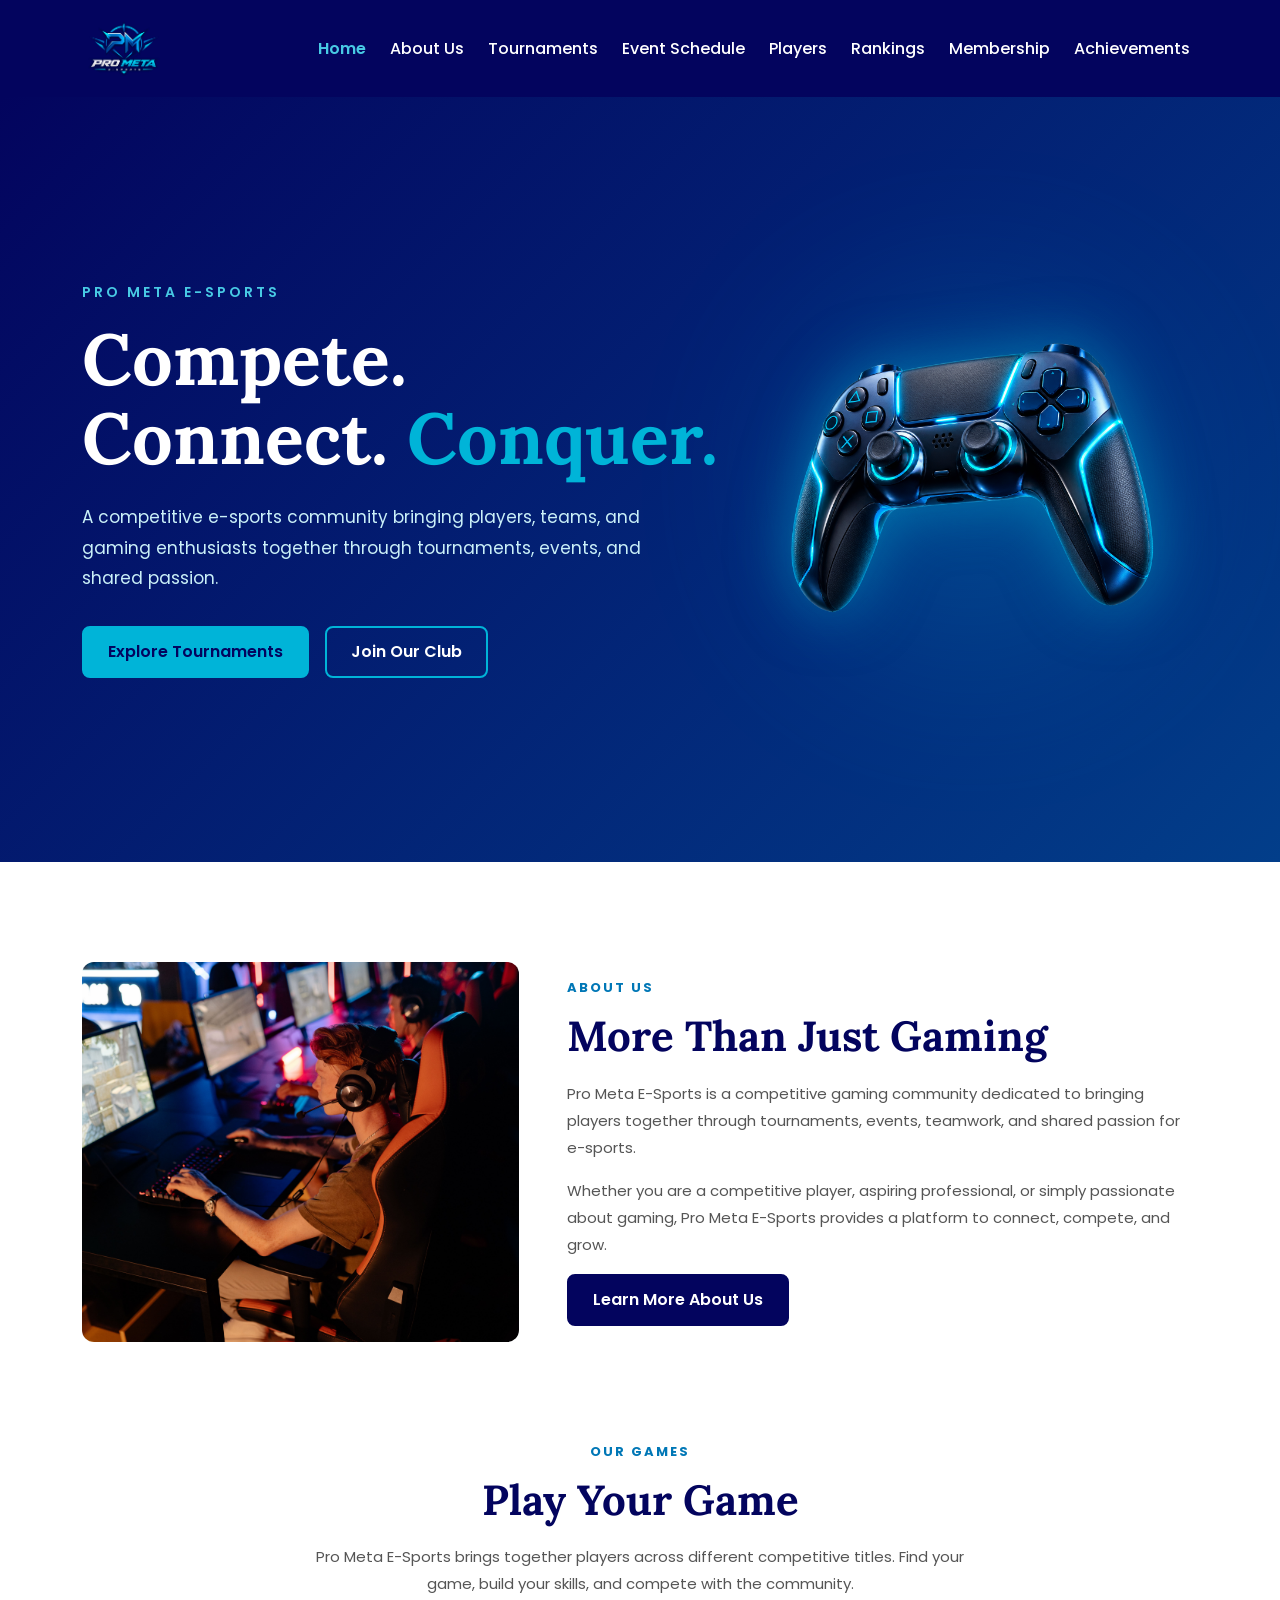
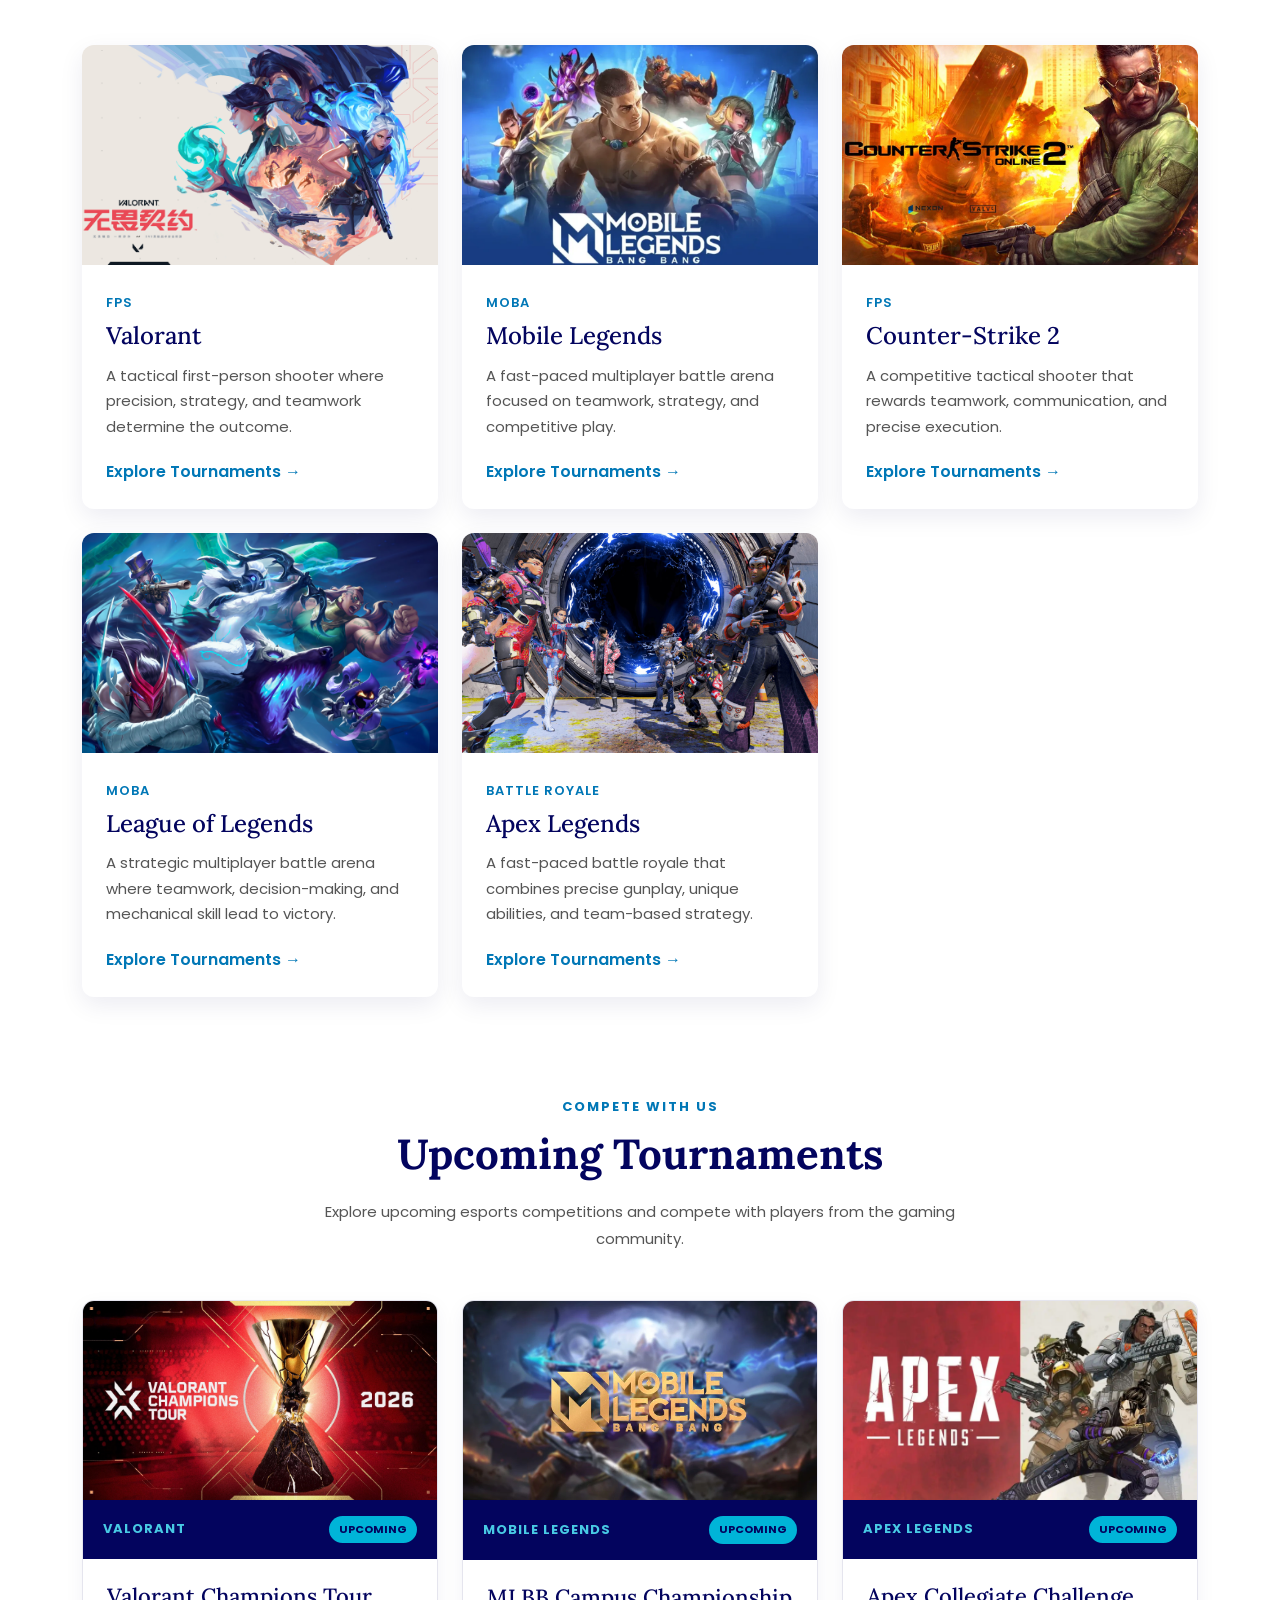
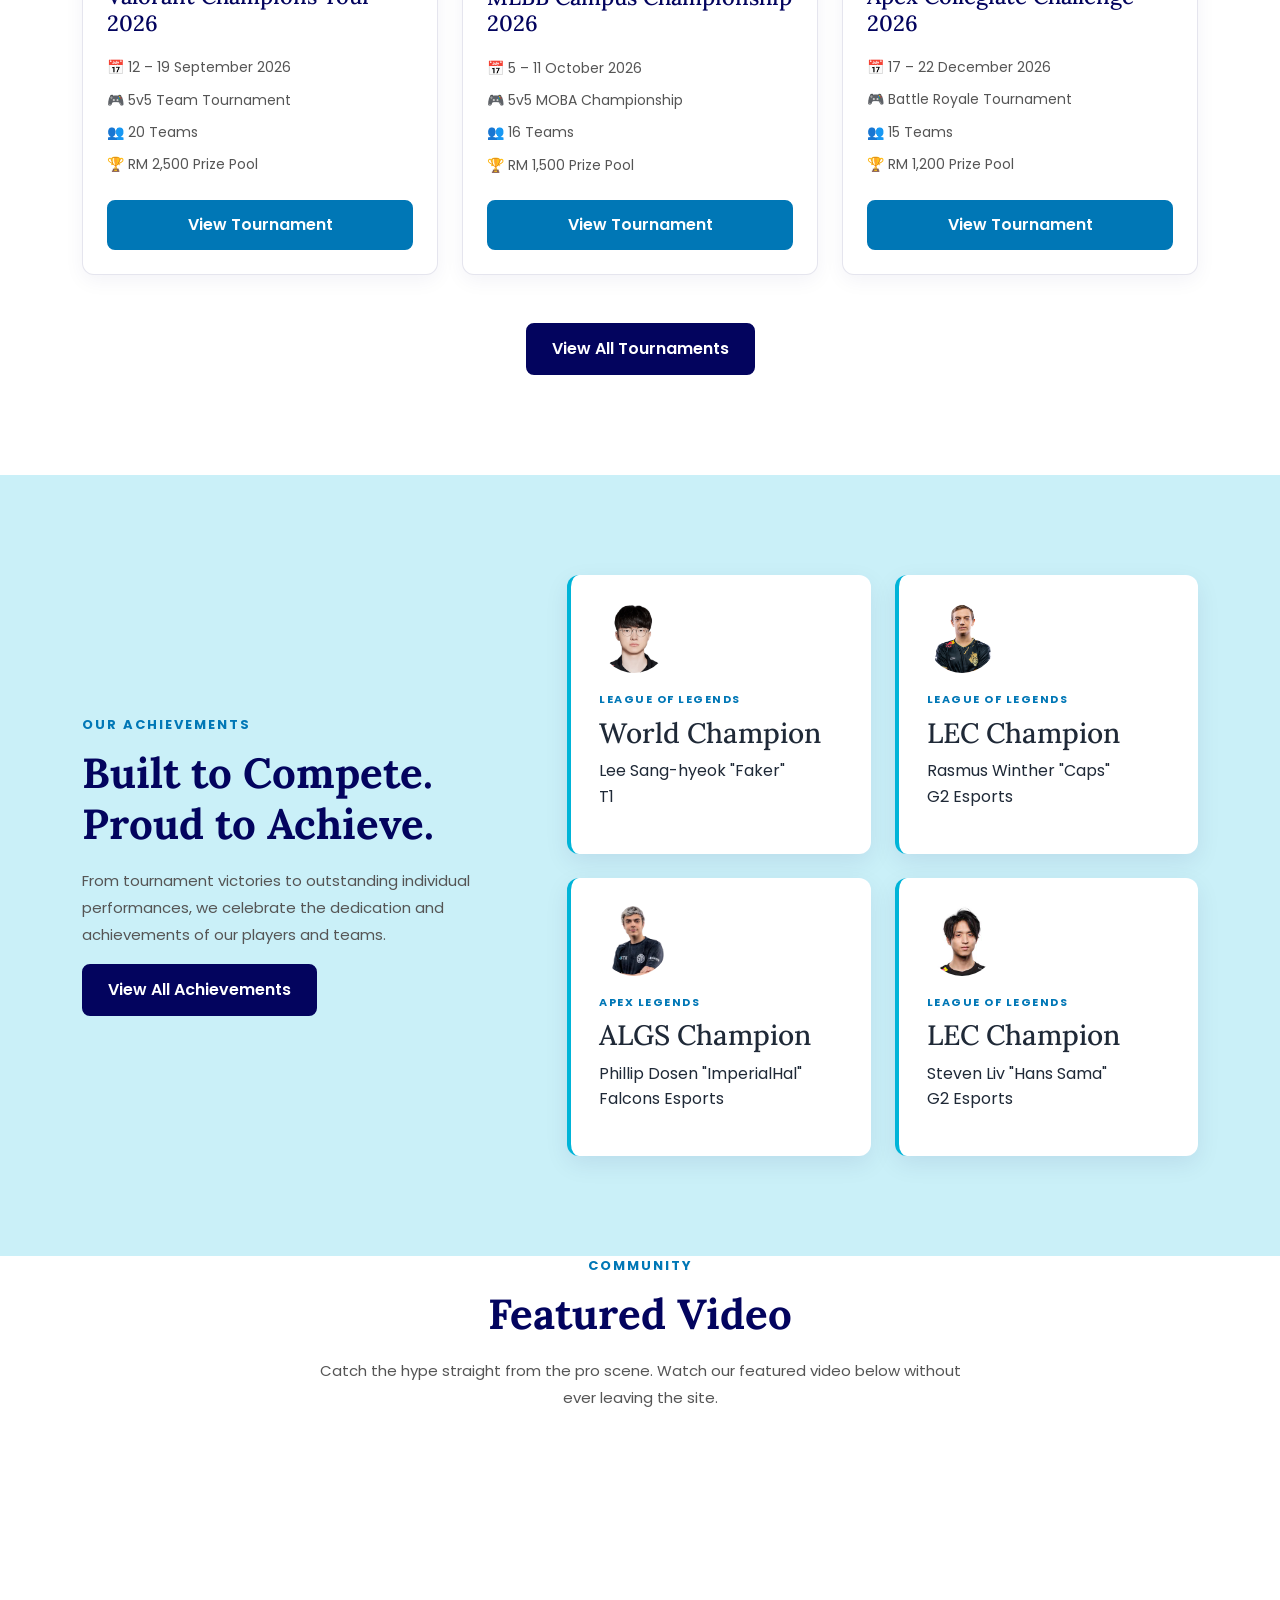
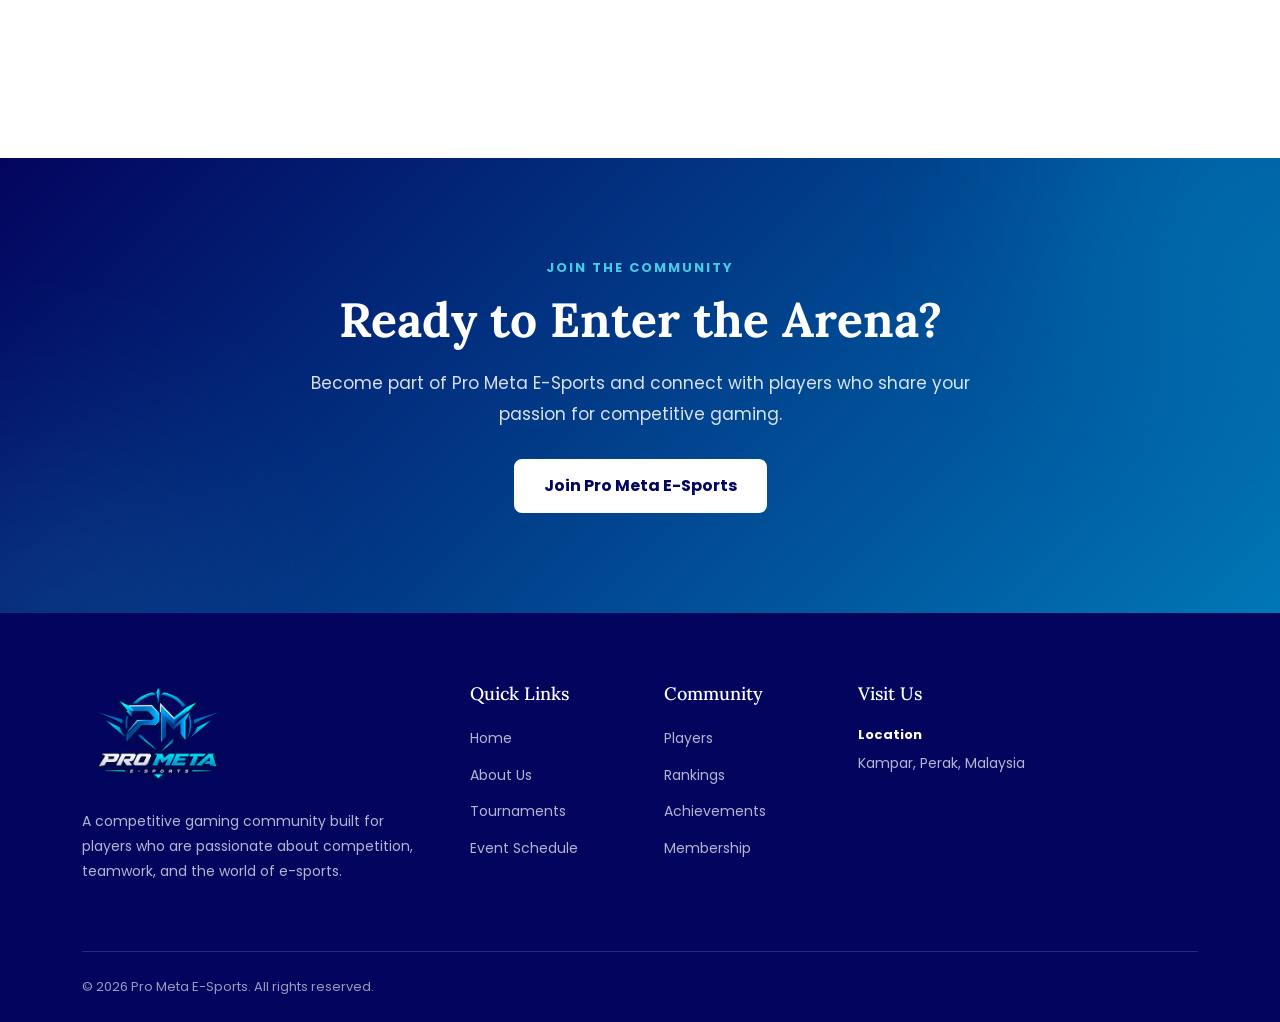
<file: index.html>
<!DOCTYPE html>
<html lang="en">

<head>
    <meta charset="UTF-8">
    <meta name="viewport" content="width=device-width, initial-scale=1.0">

    <title>Pro Meta E-Sports</title>

    <link rel="icon" type="image/png" href="images/logo/pm-logo.png">

    <!-- Google Fonts -->
    <link rel="preconnect" href="https://fonts.googleapis.com">
    <link rel="preconnect" href="https://fonts.gstatic.com" crossorigin>

    <link
        href="https://fonts.googleapis.com/css2?family=Lora:wght@400;500;600;700&family=Poppins:wght@300;400;500;600;700&display=swap"
        rel="stylesheet">

    <!-- Bootstrap CSS -->
    <link href="https://cdn.jsdelivr.net/npm/bootstrap@5.3.8/dist/css/bootstrap.min.css" rel="stylesheet">

    <!-- Global CSS -->
    <link rel="stylesheet" href="css/style.css">
</head>

<body>

    <nav class="navbar navbar-expand-xl site-navbar">
        <div class="container">

            <a class="navbar-brand" href="index.html">
                <img src="images/logo/pm-logo.png" alt="Pro Meta E-Sports">
            </a>

            <button class="navbar-toggler" type="button" data-bs-toggle="collapse" data-bs-target="#mainNavbar"
                aria-controls="mainNavbar" aria-expanded="false" aria-label="Toggle navigation">

                <span class="navbar-toggler-icon"></span>

            </button>

            <div class="collapse navbar-collapse" id="mainNavbar">

                <ul class="navbar-nav ms-auto align-items-lg-center">

                    <li class="nav-item">
                        <a class="nav-link active" href="index.html">
                            Home
                        </a>
                    </li>

                    <li class="nav-item">
                        <a class="nav-link" href="about.html">
                            About Us
                        </a>
                    </li>

                    <li class="nav-item">
                        <a class="nav-link" href="tournaments.html">
                            Tournaments
                        </a>
                    </li>

                    <li class="nav-item">
                        <a class="nav-link" href="schedule.html">
                            Event Schedule
                        </a>
                    </li>

                    <li class="nav-item">
                        <a class="nav-link" href="players.html">
                            Players
                        </a>
                    </li>

                    <li class="nav-item">
                        <a class="nav-link" href="rankings.html">
                            Rankings
                        </a>
                    </li>

                    <li class="nav-item">
                        <a class="nav-link" href="membership.html">
                            Membership
                        </a>
                    </li>

                    <li class="nav-item">
                        <a class="nav-link" href="achievements.html">
                            Achievements
                        </a>
                    </li>

                </ul>

            </div>

        </div>
    </nav>


    <section class="hero-section">
        <div class="container">
            <div class="row align-items-center">

                <!-- Hero Text -->
                <div class="col-lg-7">

                    <p class="hero-label">
                        PRO META E-SPORTS
                    </p>

                    <h1 class="hero-title">
                        Compete. Connect. <span>Conquer.</span>
                    </h1>

                    <p class="hero-description">
                        A competitive e-sports community bringing players,
                        teams, and gaming enthusiasts together through
                        tournaments, events, and shared passion.
                    </p>

                    <div class="hero-buttons">
                        <a href="tournaments.html" class="btn btn-primary-custom">
                            Explore Tournaments
                        </a>

                        <a href="membership.html" class="btn btn-outline-custom">
                            Join Our Club
                        </a>
                    </div>

                </div>

                <!-- Hero Visual -->
                <div class="col-lg-5">

                    <div class="hero-visual">
                        <div class="hero-glow"></div>

                        <div class="hero-controller">
                            <img src="images/hero/esports-controller.png" alt="Futuristic gaming controller">
                        </div>
                    </div>

                </div>

            </div>
        </div>
    </section>

    <!-- About Preview Section -->
    <section class="about-preview">
        <div class="container">

            <div class="row align-items-center g-5">

                <div class="col-lg-5">
                    <div class="about-visual">
                        <img src="images/about/esports-team.jpg" alt="Pro Meta E-Sports">
                    </div>
                </div>

                <!-- Content -->
                <div class="col-lg-7">

                    <p class="section-label">
                        ABOUT US
                    </p>

                    <h2 class="section-title">
                        More Than Just Gaming
                    </h2>

                    <p class="section-description">
                        Pro Meta E-Sports is a competitive gaming community
                        dedicated to bringing players together through
                        tournaments, events, teamwork, and shared passion
                        for e-sports.
                    </p>

                    <p class="section-description">
                        Whether you are a competitive player, aspiring
                        professional, or simply passionate about gaming,
                        Pro Meta E-Sports provides a platform to connect,
                        compete, and grow.
                    </p>

                    <a href="about.html" class="btn btn-secondary-custom">
                        Learn More About Us
                    </a>

                </div>
            </div>
        </div>
    </section>

    <!-- Featured Games Section -->

    <section class="games-section">
        <div class="container">

            <div class="section-heading text-center">

                <p class="section-label">
                    OUR GAMES
                </p>

                <h2 class="section-title">
                    Play Your Game
                </h2>

                <p class="section-description mx-auto">
                    Pro Meta E-Sports brings together players across
                    different competitive titles. Find your game,
                    build your skills, and compete with the community.
                </p>

            </div>

            <div class="row g-4 mt-4" id="games-container"></div>

        </div>
    </section>

    <!-- Upcoming Tournaments Section -->
    <section class="tournaments-section">
        <div class="container">

            <div class="section-heading text-center">

                <p class="section-label">
                    COMPETE WITH US
                </p>

                <h2 class="section-title">
                    Upcoming Tournaments
                </h2>

                <p class="section-description mx-auto">
                    Explore upcoming esports competitions and compete
                    with players from the gaming community.
                </p>

            </div>

            <div class="row g-4 mt-4" id="home-tournaments"></div>

            <div class="text-center mt-5">

                <a href="tournaments.html" class="btn btn-secondary-custom">
                    View All Tournaments
                </a>

            </div>

        </div>
    </section>

    <!-- Achievements Section -->
    <section class="achievements-section">
        <div class="container">

            <div class="row align-items-center g-5">

                <!-- Text -->
                <div class="col-lg-5">

                    <p class="section-label">
                        OUR ACHIEVEMENTS
                    </p>

                    <h2 class="section-title">
                        Built to Compete.<br>
                        Proud to Achieve.
                    </h2>

                    <p class="section-description">
                        From tournament victories to outstanding individual
                        performances, we celebrate the dedication and
                        achievements of our players and teams.
                    </p>

                    <a href="achievements.html" class="btn btn-secondary-custom">
                        View All Achievements
                    </a>

                </div>


                <!-- Achievement Highlights -->
                <div class="col-lg-7">

                    <div class="row g-4" id="achievement-highlights">

                    </div>

                </div>


            </div>

        </div>
    </section>

    <!-- Community / Featured Video Section -->
    <section class="featured-video-section">
        <div class="container">

            <div class="section-heading text-center">

                <p class="section-label">
                    COMMUNITY
                </p>

                <h2 class="section-title">
                    Featured Video
                </h2>

                <p class="section-description mx-auto">
                    Catch the hype straight from the pro scene. Watch our
                    featured video below without ever leaving the site.
                </p>

            </div>

            <div class="video-wrapper mx-auto mt-4">
                <iframe width="560" height="315" src="https://www.youtube.com/embed/jcwAO-RcgUw?si=pLN2iCt1D551Xk4t"
                    title="YouTube video player" frameborder="0"
                    allow="accelerometer; autoplay; clipboard-write; encrypted-media; gyroscope; picture-in-picture; web-share"
                    referrerpolicy="strict-origin-when-cross-origin" allowfullscreen></iframe>
            </div>

        </div>
        
    </section>
    
    <!-- Membership CTA Section -->
    <section class="membership-cta">
        <div class="container">

            <div class="membership-cta-content text-center">

                <p class="section-label">
                    JOIN THE COMMUNITY
                </p>

                <h2>
                    Ready to Enter the Arena?
                </h2>

                <p>
                    Become part of Pro Meta E-Sports and connect with
                    players who share your passion for competitive gaming.
                </p>

                <a href="membership.html" class="btn btn-cta">
                    Join Pro Meta E-Sports
                </a>

            </div>

        </div>
    </section>

    <!-- Footer -->
    <footer class="site-footer">

        <div class="container">

            <div class="row g-5">

                <!-- Brand -->
                <div class="col-lg-4">

                    <a href="index.html" class="footer-brand">
                        <img src="images/logo/pm-logo.png" alt="Pro Meta E-Sports">
                    </a>

                    <p class="footer-description">
                        A competitive gaming community built for players
                        who are passionate about competition, teamwork,
                        and the world of e-sports.
                    </p>

                </div>


                <!-- Quick Links -->
                <div class="col-sm-6 col-lg-2">

                    <h3 class="footer-title">
                        Quick Links
                    </h3>

                    <ul class="footer-links">

                        <li>
                            <a href="index.html">Home</a>
                        </li>

                        <li>
                            <a href="about.html">About Us</a>
                        </li>

                        <li>
                            <a href="tournaments.html">Tournaments</a>
                        </li>

                        <li>
                            <a href="schedule.html">Event Schedule</a>
                        </li>

                    </ul>

                </div>


                <!-- Community -->
                <div class="col-sm-6 col-lg-2">

                    <h3 class="footer-title">
                        Community
                    </h3>

                    <ul class="footer-links">

                        <li>
                            <a href="players.html">Players</a>
                        </li>

                        <li>
                            <a href="rankings.html">Rankings</a>
                        </li>

                        <li>
                            <a href="achievements.html">Achievements</a>
                        </li>

                        <li>
                            <a href="membership.html">Membership</a>
                        </li>

                    </ul>

                </div>


                <!-- Contact -->
                <div class="col-lg-4">

                    <h3 class="footer-title">
                        Visit Us
                    </h3>

                    <ul class="footer-contact">

                        <li>
                            <strong>Location</strong>
                            <span>
                                Kampar, Perak, Malaysia
                            </span>
                        </li>

                    </ul>

                </div>

            </div>


            <!-- Bottom Footer -->
            <div class="footer-bottom">

                <p>
                    © 2026 Pro Meta E-Sports. All rights reserved.
                </p>

            </div>

        </div>

    </footer>

    <script src="https://cdn.jsdelivr.net/npm/bootstrap@5.3.8/dist/js/bootstrap.bundle.min.js"></script>

    <script src="js/tournaments.js"></script>
    <script src="js/home.js"></script>
    <script src="js/games.js"></script>
    <script src="js/index.js"></script>
    <script src="js/home-achievements.js"></script>

</body>

</html>
</file>
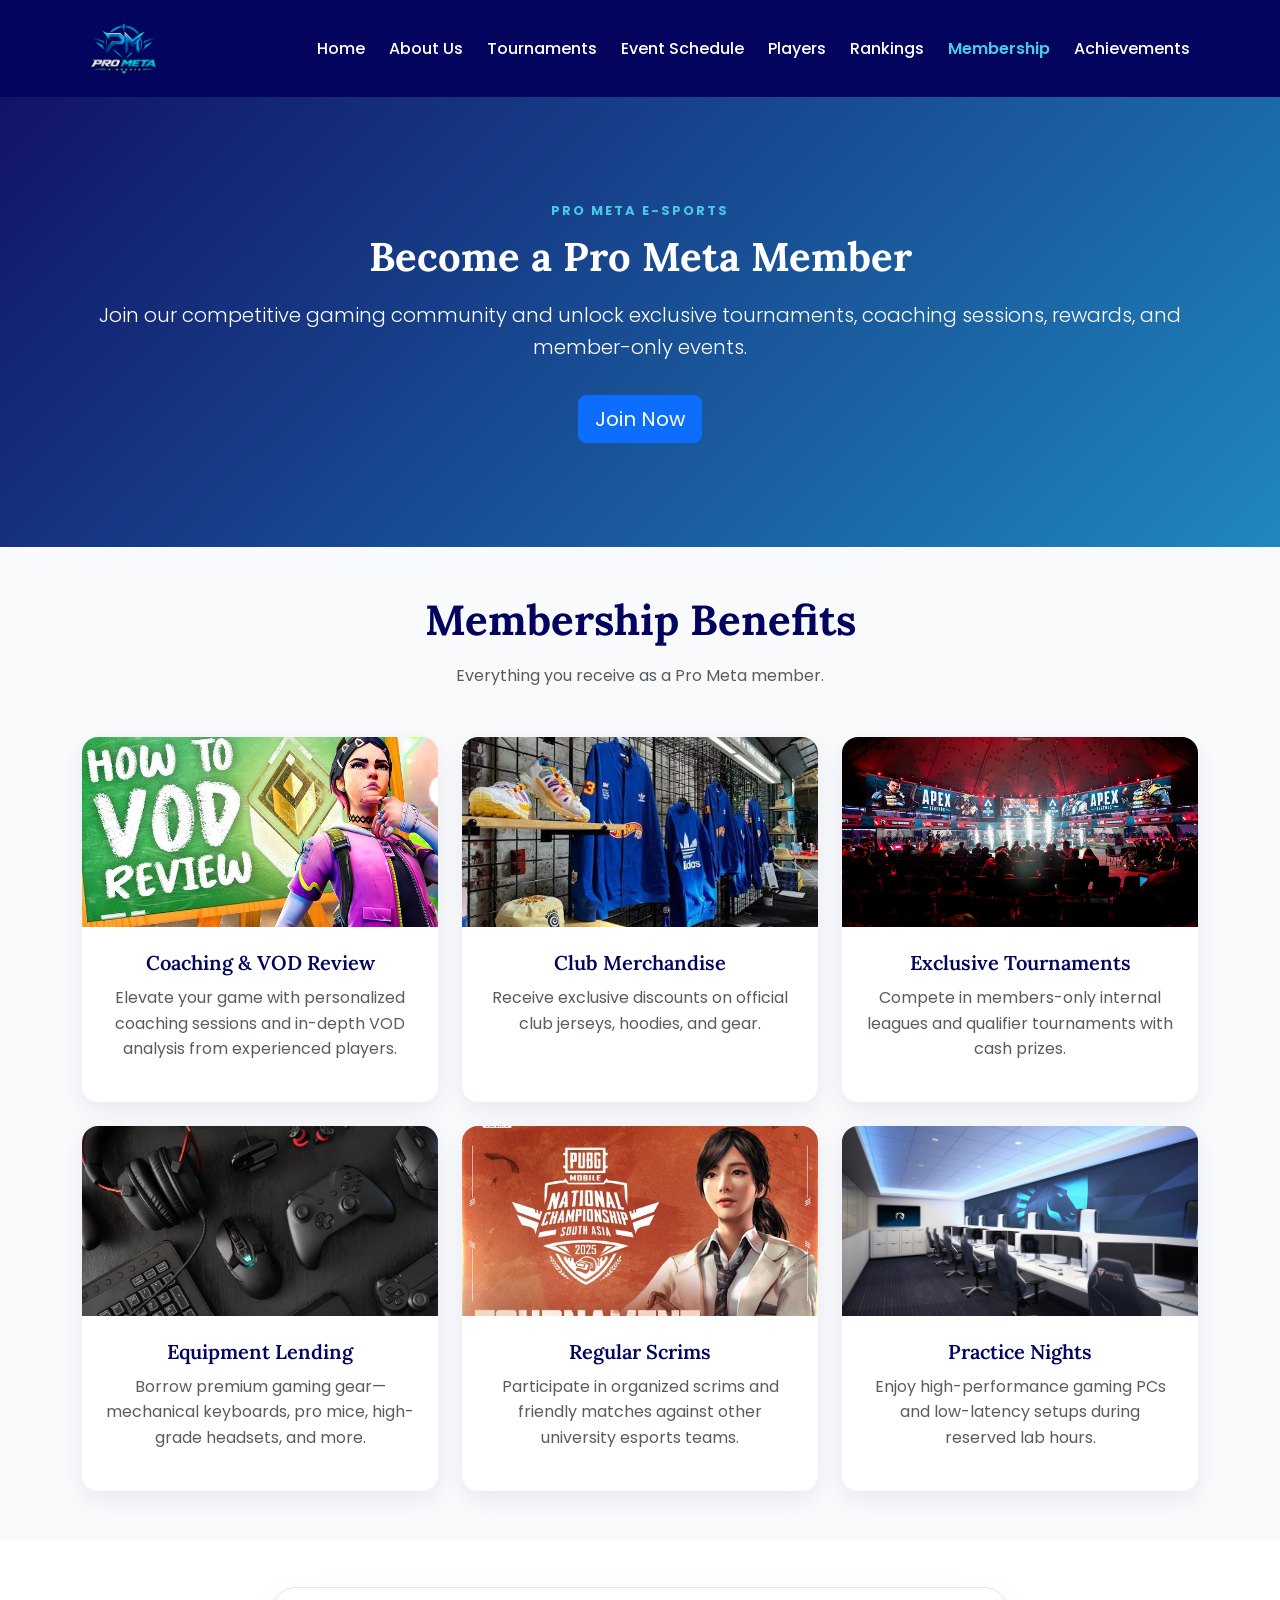
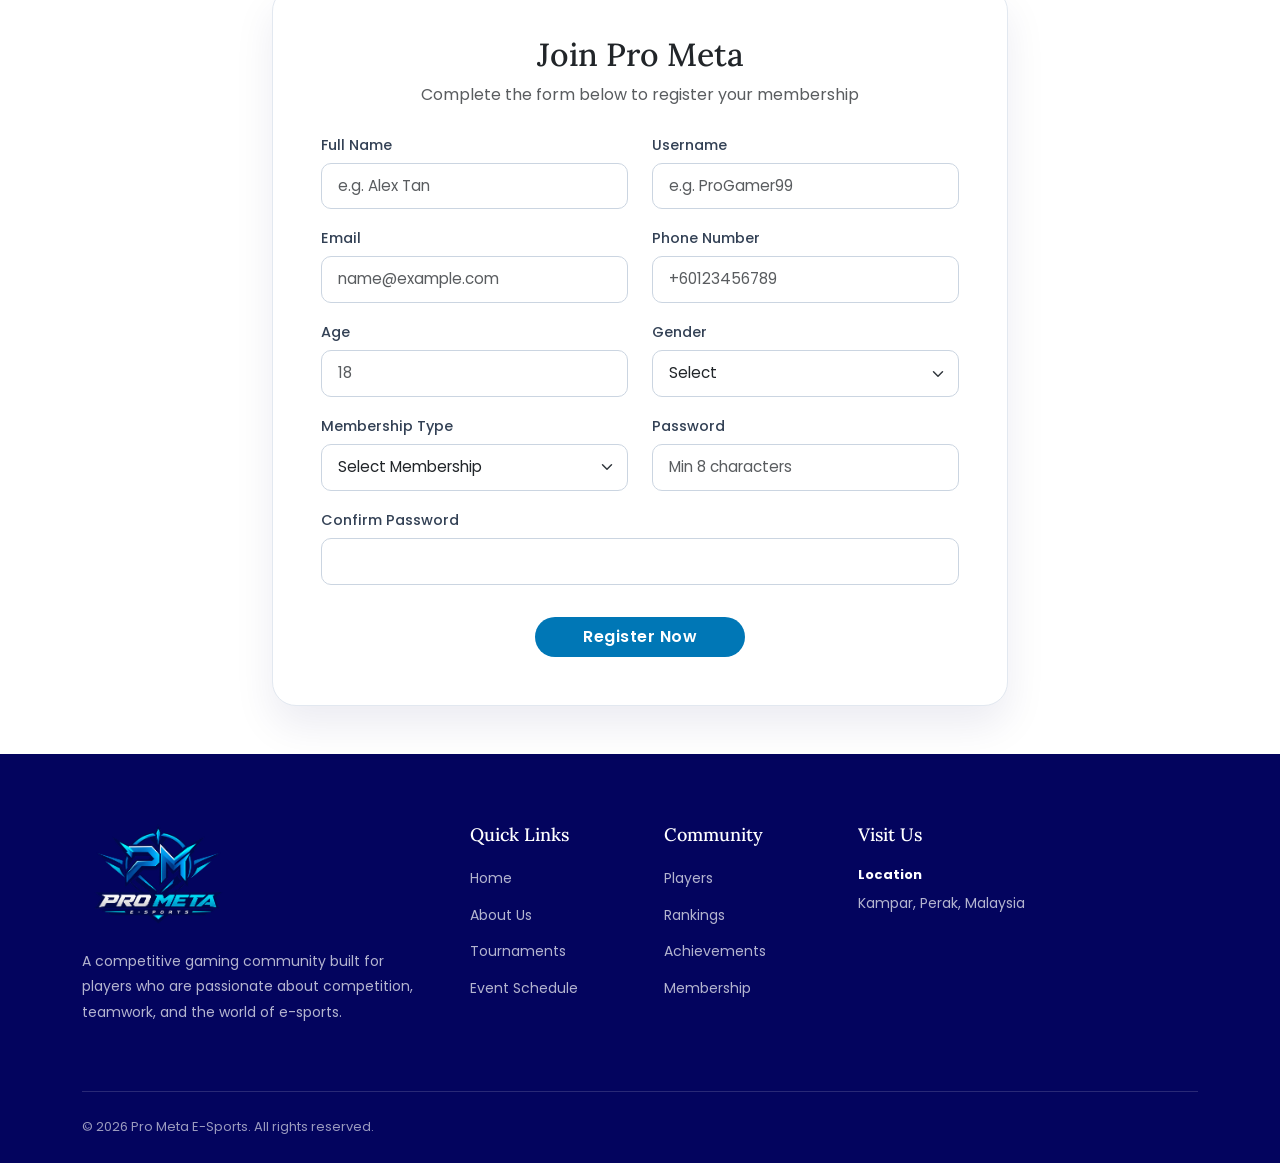
<file: membership.html>
<!DOCTYPE html>
<html lang="en">

<head>
    <meta charset="UTF-8">
    <meta name="viewport" content="width=device-width, initial-scale=1.0">
    <title>Membership | Pro Meta E-Sports</title>

    <link rel="icon" type="image/png" href="images/logo/pm-logo.png">

    <!-- Bootstrap -->
    <link href="https://cdn.jsdelivr.net/npm/bootstrap@5.3.8/dist/css/bootstrap.min.css" rel="stylesheet">

    <!-- Google Fonts -->
    <link
        href="https://fonts.googleapis.com/css2?family=Lora:wght@600;700&family=Poppins:wght@300;400;500;600;700&display=swap"
        rel="stylesheet">

    <!-- CSS -->
    <link rel="stylesheet" href="css/style.css">
    <link rel="stylesheet" href="css/membership.css">
</head>

<body>

    <!-- ================= NAVBAR ================= -->
    <nav class="navbar navbar-expand-xl site-navbar">
        <div class="container">
            <a class="navbar-brand" href="index.html">
                <img src="images/logo/pm-logo.png" alt="Pro Meta E-Sports">
            </a>

            <button class="navbar-toggler" type="button" data-bs-toggle="collapse" data-bs-target="#mainNavbar"
                aria-controls="mainNavbar" aria-expanded="false" aria-label="Toggle navigation">
                <span class="navbar-toggler-icon"></span>
            </button>

            <div class="collapse navbar-collapse" id="mainNavbar">
                <ul class="navbar-nav ms-auto align-items-lg-center">
                    <li class="nav-item"><a class="nav-link" href="index.html">Home</a></li>
                    <li class="nav-item"><a class="nav-link" href="about.html">About Us</a></li>
                    <li class="nav-item"><a class="nav-link" href="tournaments.html">Tournaments</a></li>
                    <li class="nav-item"><a class="nav-link" href="schedule.html">Event Schedule</a></li>
                    <li class="nav-item"><a class="nav-link" href="players.html">Players</a></li>
                    <li class="nav-item"><a class="nav-link" href="rankings.html">Rankings</a></li>
                    <li class="nav-item"><a class="nav-link active" href="membership.html">Membership</a></li>
                    <li class="nav-item"><a class="nav-link" href="achievements.html">Achievements</a></li>
                </ul>
            </div>
        </div>
    </nav>

    <!-- ================= HERO ================= -->
    <header class="membership-hero text-center">
        <div class="container">
            <p class="section-label">PRO META E-SPORTS</p>
            <h1>Become a Pro Meta Member</h1>
            <p class="lead">
                Join our competitive gaming community and unlock exclusive tournaments, coaching sessions, rewards, and
                member-only events.
            </p>
            <a href="#join" class="btn btn-primary btn-lg mt-3">Join Now</a>
        </div>
    </header>

    <!-- ================= BENEFITS ================= -->
    <section class="py-5 bg-light-custom">
        <div class="container">
            <div class="text-center mb-5">
                <h2 class="section-title">Membership Benefits</h2>
                <p class="text-muted">Everything you receive as a Pro Meta member.</p>
            </div>

            <div class="row g-4">
                <div class="col-md-4">
                    <div class="card h-100 benefit-card">
                        <img src="images/membership/vod-review.jpg" class="card-img-top" alt="Coaching and VOD Review">
                        <div class="card-body text-center p-4">
                            <h5>Coaching & VOD Review</h5>
                            <p class="text-muted">Elevate your game with personalized coaching sessions and in-depth VOD
                                analysis from experienced players.</p>
                        </div>
                    </div>
                </div>

                <div class="col-md-4">
                    <div class="card h-100 benefit-card">
                        <img src="images/membership/merch.jpg" class="card-img-top" alt="Club Merchandise">
                        <div class="card-body text-center p-4">
                            <h5>Club Merchandise</h5>
                            <p class="text-muted">Receive exclusive discounts on official club jerseys, hoodies, and
                                gear.</p>
                        </div>
                    </div>
                </div>

                <div class="col-md-4">
                    <div class="card h-100 benefit-card">
                        <img src="images/membership/tournament.jpg" class="card-img-top" alt="Exclusive Tournaments">
                        <div class="card-body text-center p-4">
                            <h5>Exclusive Tournaments</h5>
                            <p class="text-muted">Compete in members-only internal leagues and qualifier tournaments
                                with cash prizes.</p>
                        </div>
                    </div>
                </div>

                <div class="col-md-4">
                    <div class="card h-100 benefit-card">
                        <img src="images/membership/equipment.jpg" class="card-img-top "
                            alt="Equipment Lending Program">
                        <div class="card-body text-center p-4">
                            <h5>Equipment Lending</h5>
                            <p class="text-muted">Borrow premium gaming gear—mechanical keyboards, pro mice, high-grade
                                headsets, and more.</p>
                        </div>
                    </div>
                </div>

                <div class="col-md-4">
                    <div class="card h-100 benefit-card">
                        <img src="images/membership/scrim.jpg" class="card-img-top img-focus-custom"
                            alt="Regular Scrims">
                        <div class="card-body text-center p-4">
                            <h5>Regular Scrims</h5>
                            <p class="text-muted">Participate in organized scrims and friendly matches against other
                                university esports teams.</p>
                        </div>
                    </div>
                </div>

                <div class="col-md-4">
                    <div class="card h-100 benefit-card">
                        <img src="images/membership/practice.jpg" class="card-img-top" alt="Practice Nights">
                        <div class="card-body text-center p-4">
                            <h5>Practice Nights</h5>
                            <p class="text-muted">Enjoy high-performance gaming PCs and low-latency setups during
                                reserved lab hours.</p>
                        </div>
                    </div>
                </div>
            </div>
        </div>
    </section>

    <!-- ================= REGISTRATION ================= -->
    <section id="join" class="py-5">
        <div class="container">
            <div class="row justify-content-center">
                <div class="col-lg-8">
                    <div class="card registration-card">
                        <div class="card-body p-4 p-md-5">

                            <h2 class="text-center mb-2">Join Pro Meta</h2>
                            <p class="text-center text-muted mb-4">Complete the form below to register your membership
                            </p>

                            <form id="membershipForm">
                                <div class="row">

                                    <div class="col-md-6 mb-3">
                                        <label for="fullName" class="form-label">Full Name</label>
                                        <input type="text" id="fullName" name="fullName" class="form-control"
                                            placeholder="e.g. Alex Tan">
                                    </div>

                                    <div class="col-md-6 mb-3">
                                        <label for="username" class="form-label">Username</label>
                                        <input type="text" id="username" name="username" class="form-control"
                                            placeholder="e.g. ProGamer99">
                                    </div>

                                    <div class="col-md-6 mb-3">
                                        <label for="email" class="form-label">Email</label>
                                        <input type="email" id="email" name="email" class="form-control"
                                            placeholder="name@example.com">
                                    </div>

                                    <div class="col-md-6 mb-3">
                                        <label for="phone" class="form-label">Phone Number</label>
                                        <input type="tel" id="phone" name="phone" class="form-control"
                                            placeholder="+60123456789">
                                    </div>

                                    <div class="col-md-6 mb-3">
                                        <label for="age" class="form-label">Age</label>
                                        <input type="number" id="age" name="age" class="form-control" placeholder="18">
                                    </div>

                                    <div class="col-md-6 mb-3">
                                        <label for="gender" class="form-label">Gender</label>
                                        <select id="gender" name="gender" class="form-select">
                                            <option value="Select">Select</option>
                                            <option value="Male">Male</option>
                                            <option value="Female">Female</option>
                                            <option value="Prefer not to say">Prefer not to say</option>
                                        </select>
                                    </div>

                                    <div class="col-md-6 mb-3">
                                        <label for="membershipType" class="form-label">Membership Type</label>
                                        <select id="membershipType" name="membershipType" class="form-select">
                                            <option value="">Select Membership</option>
                                            <option value="Standard">Standard</option>
                                            <option value="Premium">Premium</option>
                                        </select>
                                    </div>

                                    <div class="col-md-6 mb-3">
                                        <label for="password" class="form-label">Password</label>
                                        <input type="password" id="password" name="password" class="form-control"
                                            placeholder="Min 8 characters">
                                    </div>

                                    <div class="col-12 mb-3">
                                        <label for="confirmPassword" class="form-label">Confirm Password</label>
                                        <input type="password" id="confirmPassword" name="confirmPassword"
                                            class="form-control">
                                    </div>

                                    <div class="col-12 mb-3">
                                        <div id="formMessage"></div>
                                    </div>


                                    <div class="col-12 text-center">
                                        <button class="btn btn-primary btn-submit px-5 py-2" type="submit">
                                            Register Now
                                        </button>
                                    </div>

                                </div>
                            </form>

                        </div>
                    </div>
                </div>
            </div>
        </div>
    </section>

    <!-- FOOTER -->
    <footer class="site-footer">
        <div class="container">
            <div class="row g-5">
                <div class="col-lg-4">
                    <a href="index.html" class="footer-brand">
                        <img src="images/logo/pm-logo.png" alt="Pro Meta E-Sports">
                    </a>
                    <p class="footer-description">
                        A competitive gaming community built for players who are passionate about competition, teamwork,
                        and the world of e-sports.
                    </p>
                </div>

                <div class="col-sm-6 col-lg-2">
                    <h3 class="footer-title">Quick Links</h3>
                    <ul class="footer-links">
                        <li><a href="index.html">Home</a></li>
                        <li><a href="about.html">About Us</a></li>
                        <li><a href="tournaments.html">Tournaments</a></li>
                        <li><a href="schedule.html">Event Schedule</a></li>
                    </ul>
                </div>

                <div class="col-sm-6 col-lg-2">
                    <h3 class="footer-title">Community</h3>
                    <ul class="footer-links">
                        <li><a href="players.html">Players</a></li>
                        <li><a href="rankings.html">Rankings</a></li>
                        <li><a href="achievements.html">Achievements</a></li>
                        <li><a href="membership.html">Membership</a></li>
                    </ul>
                </div>

                <div class="col-lg-4">
                    <h3 class="footer-title">Visit Us</h3>
                    <ul class="footer-contact">
                        <li>
                            <strong>Location</strong>
                            <span>Kampar, Perak, Malaysia</span>
                        </li>
                    </ul>
                </div>
            </div>

            <div class="footer-bottom">
                <p>© 2026 Pro Meta E-Sports. All rights reserved.</p>
            </div>
        </div>
    </footer>

    <script src="https://cdn.jsdelivr.net/npm/bootstrap@5.3.8/dist/js/bootstrap.bundle.min.js"></script>
    <script src="js/validation.js"></script>
    <script src="js/storage.js"></script>
    <script src="js/membership.js"></script>

</body>

</html>
</file>
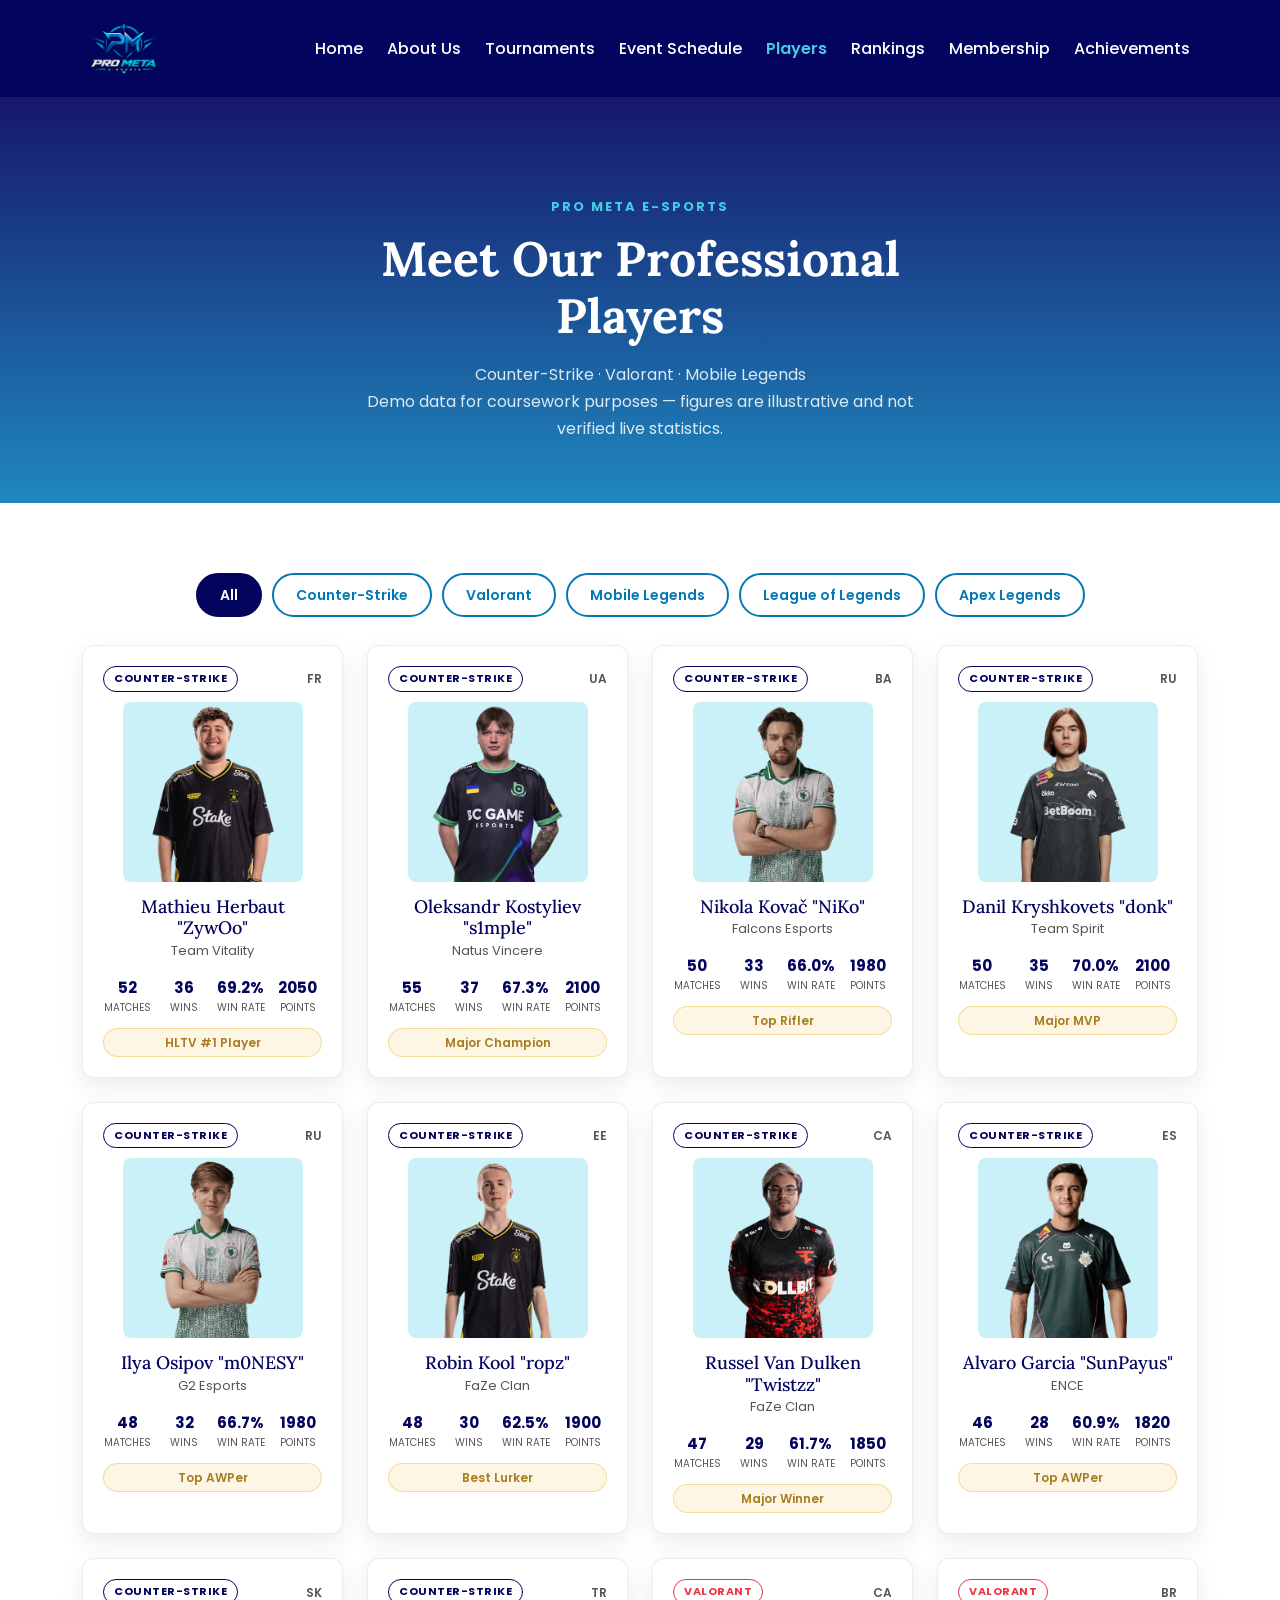
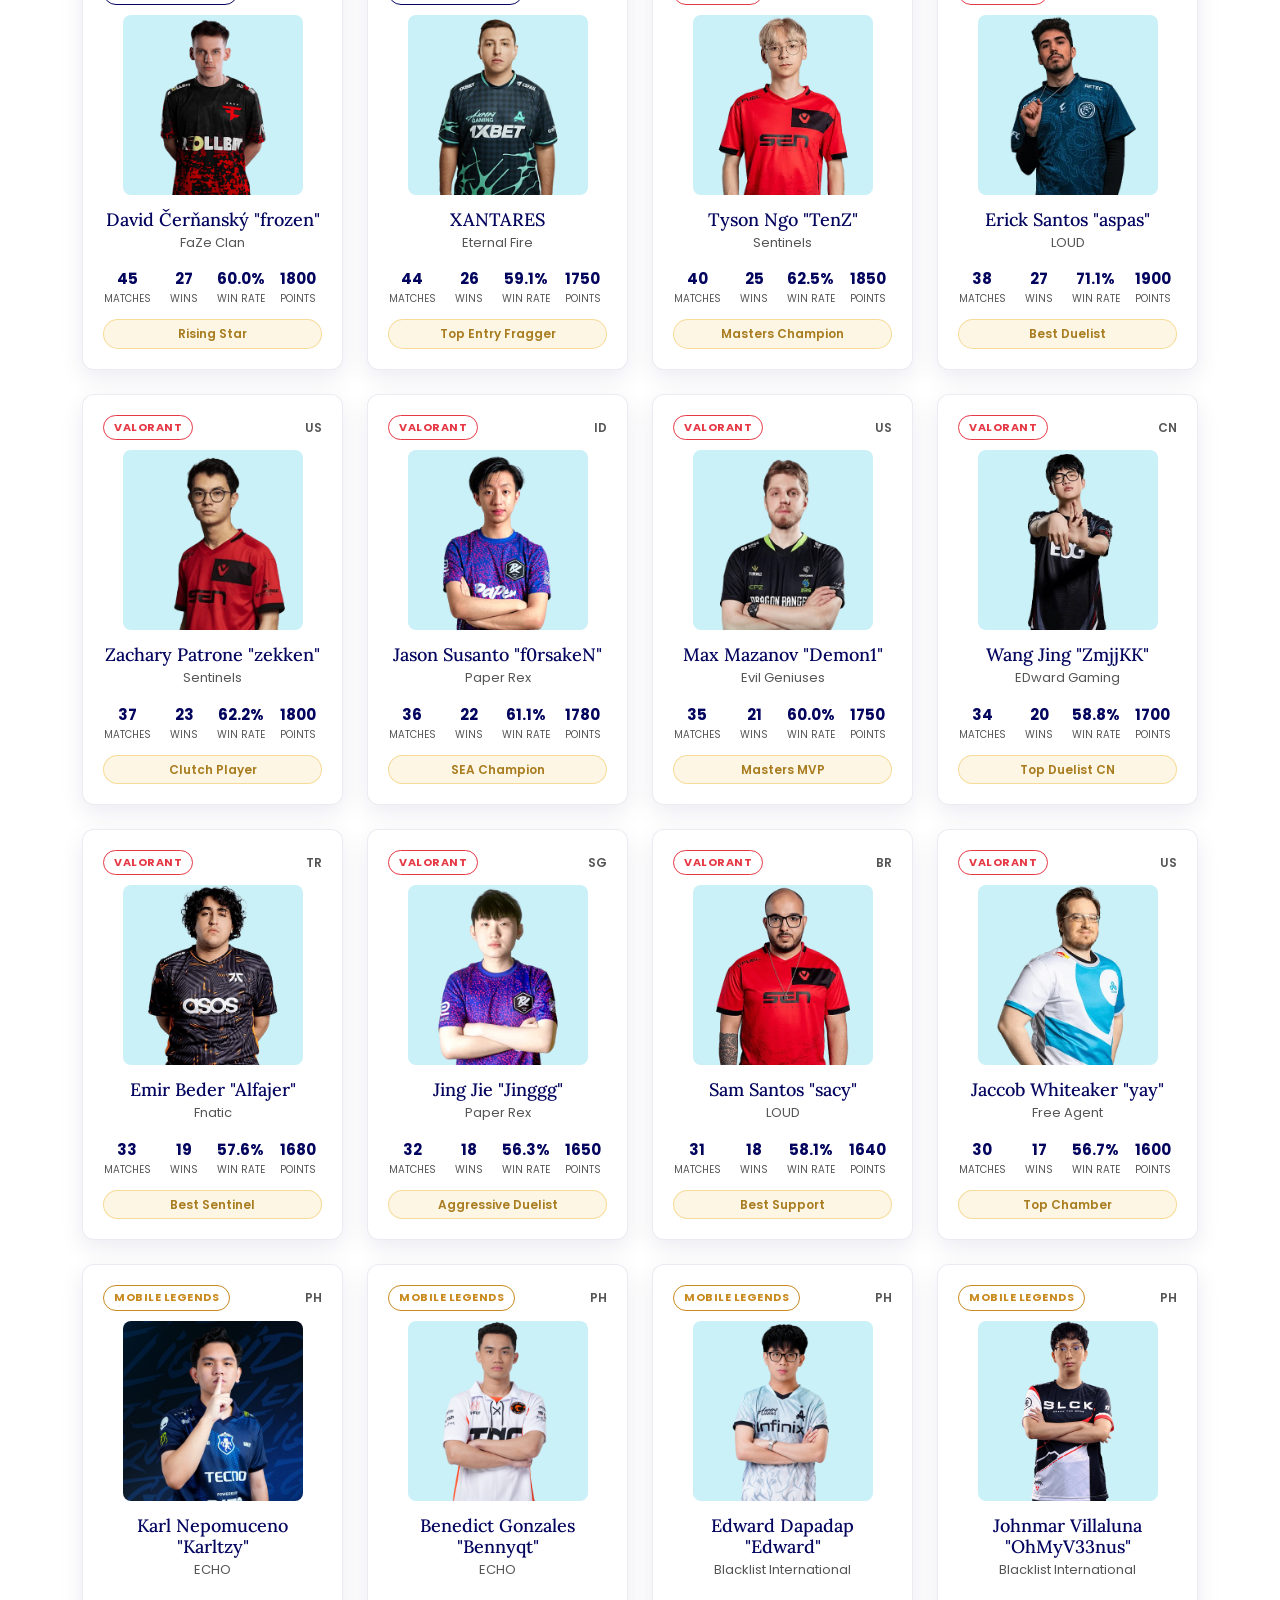
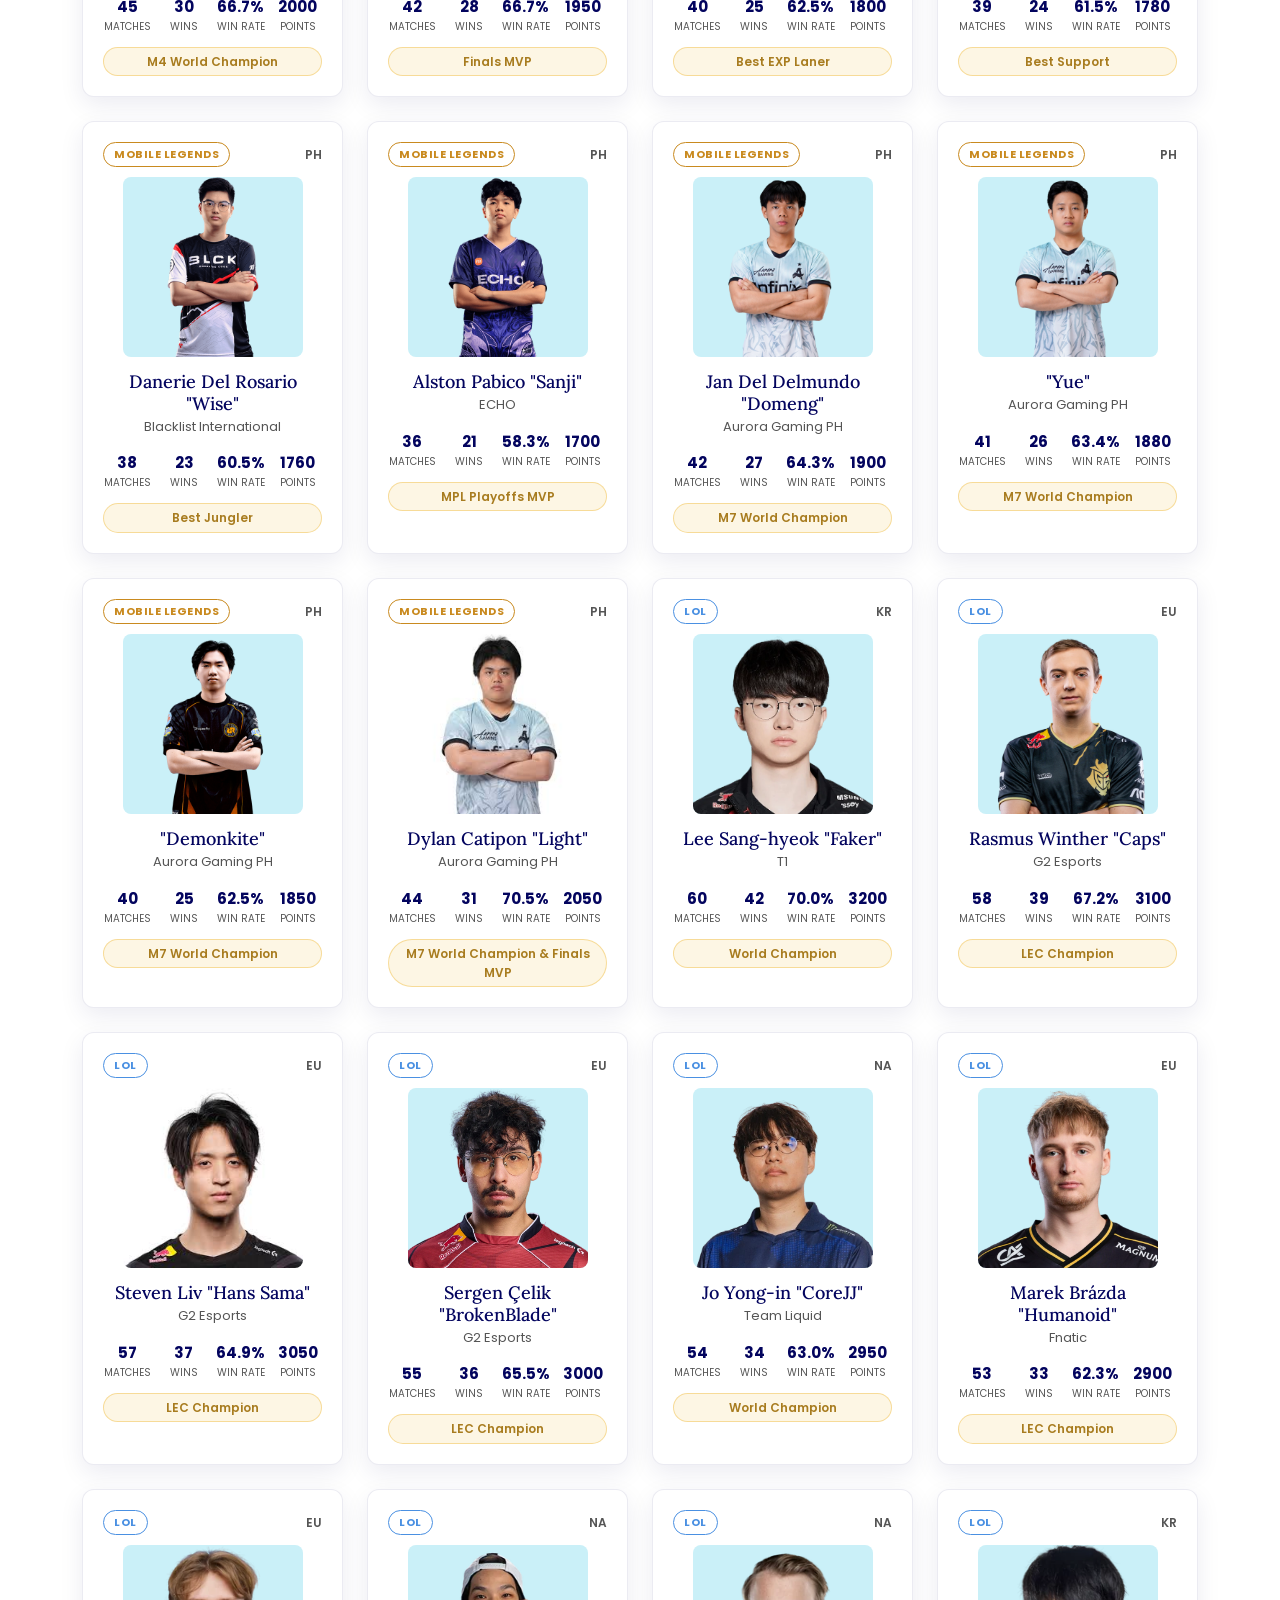
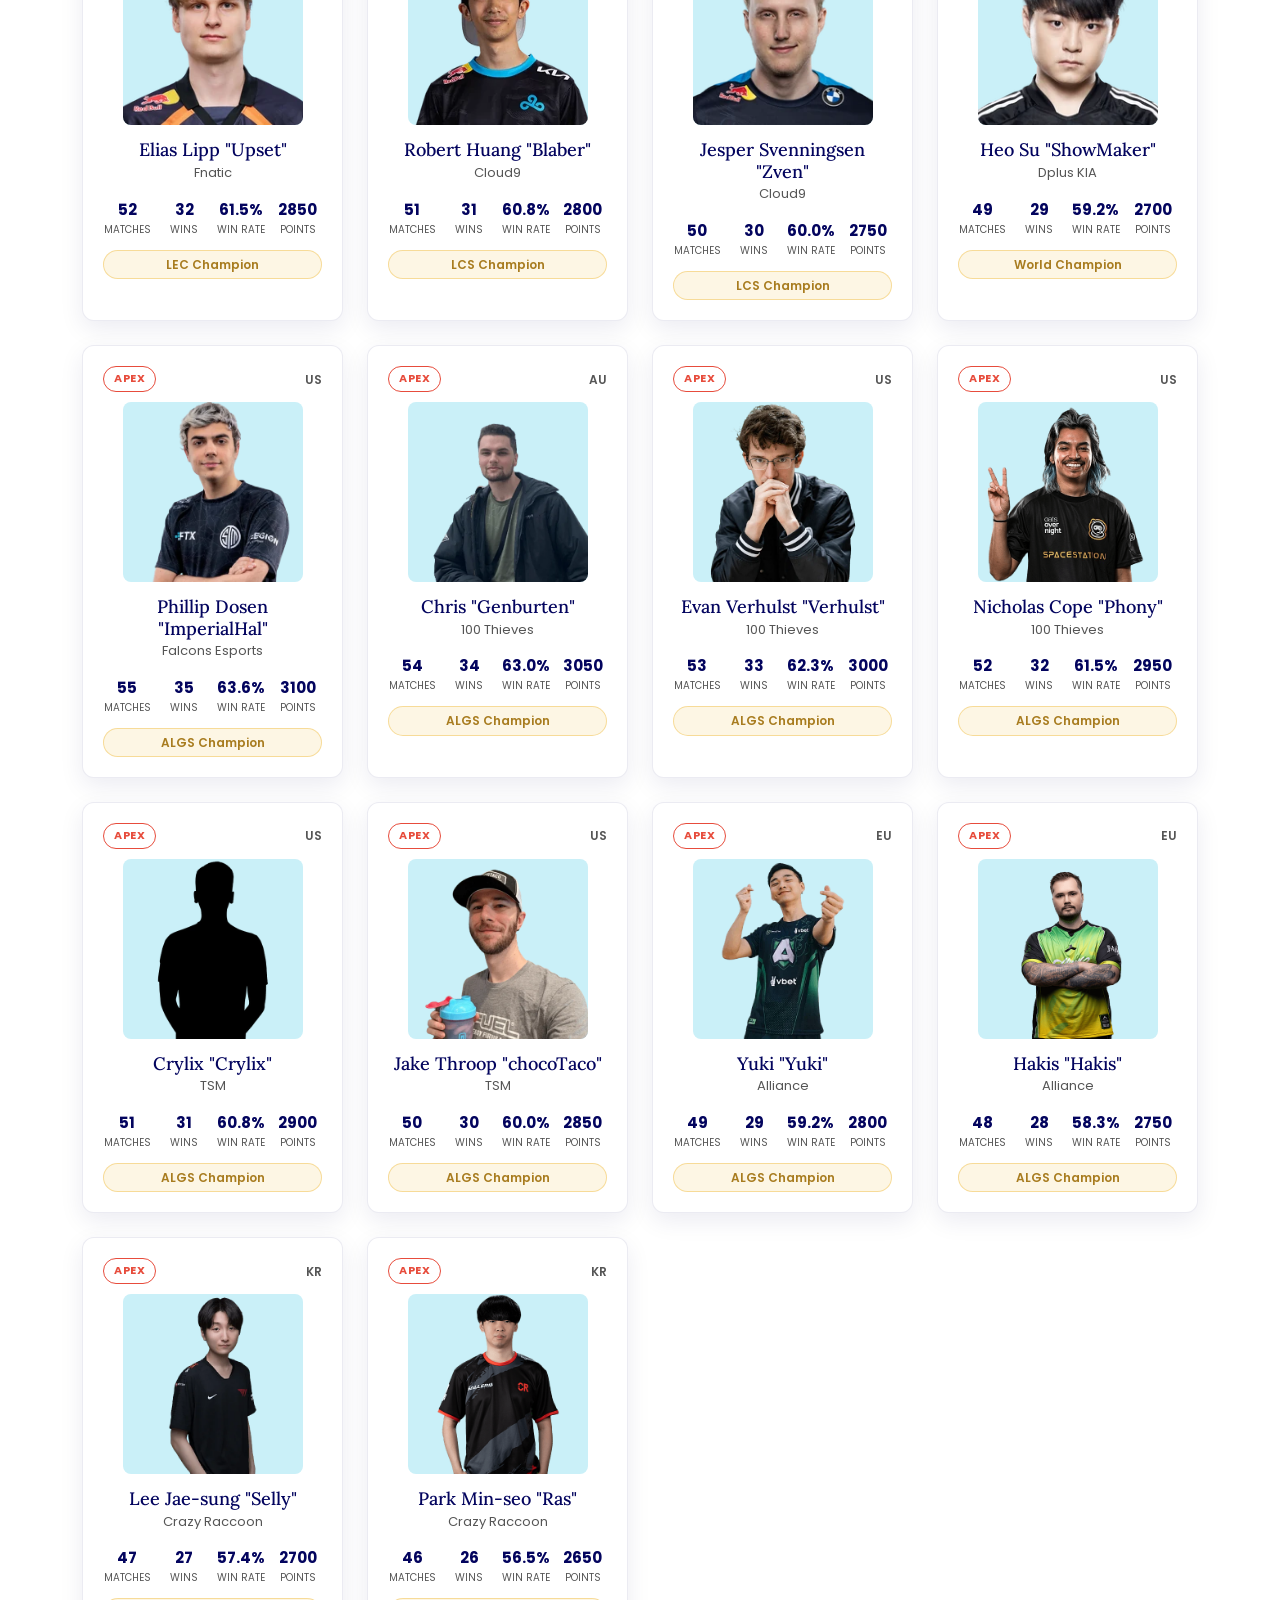
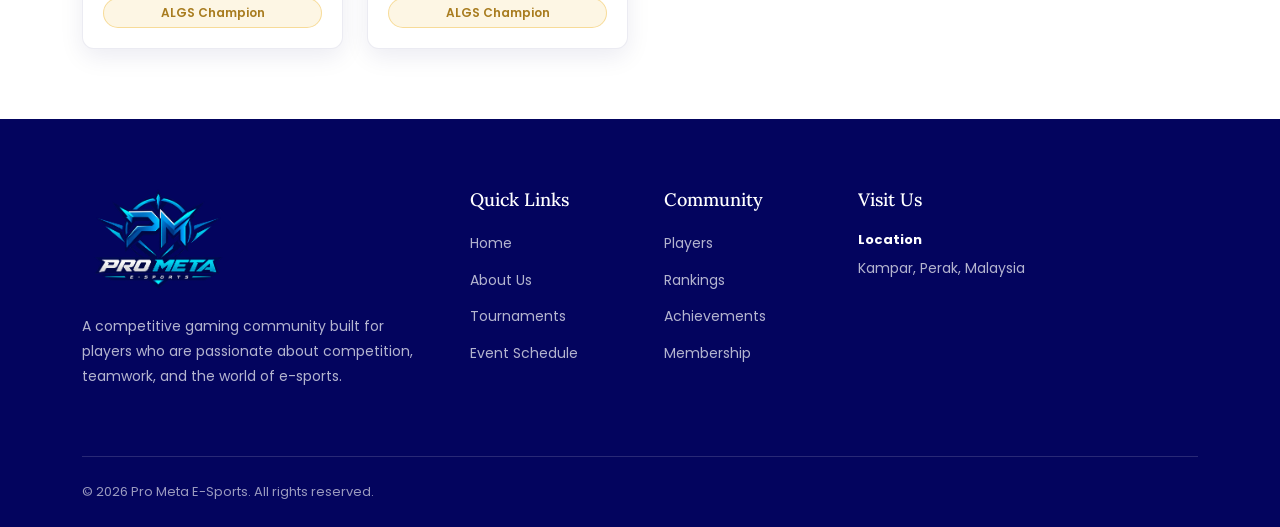
<file: players.html>
<!DOCTYPE html>
<html lang="en">

<head>
    <meta charset="UTF-8">
    <meta name="viewport" content="width=device-width, initial-scale=1.0">

    <title>Player Profile | Pro Meta E-Sports</title>

    <link rel="icon" type="image/png" href="images/logo/pm-logo.png">

    <!-- Google Fonts -->
    <link rel="preconnect" href="https://fonts.googleapis.com">
    <link rel="preconnect" href="https://fonts.gstatic.com" crossorigin>
    <link
        href="https://fonts.googleapis.com/css2?family=Lora:wght@400;500;600;700&family=Poppins:wght@300;400;500;600;700&display=swap"
        rel="stylesheet">

    <!-- Bootstrap CSS -->
    <link href="https://cdn.jsdelivr.net/npm/bootstrap@5.3.8/dist/css/bootstrap.min.css" rel="stylesheet">

    <!-- Global CSS (shared site-wide) -->
    <link rel="stylesheet" href="css/style.css">
    <!-- Player Profile / Ranking specific CSS (extends style.css) -->
    <link rel="stylesheet" href="css/ranking-players.css">
</head>

<body>

    <!-- ============================================================
         NAVBAR — copied exactly from index.html; "Players" active here
         ============================================================ -->
    <nav class="navbar navbar-expand-xl site-navbar">
        <div class="container">

            <a class="navbar-brand" href="index.html">
                <img src="images/logo/pm-logo.png" alt="Pro Meta E-Sports">
            </a>

            <button class="navbar-toggler" type="button" data-bs-toggle="collapse" data-bs-target="#mainNavbar"
                aria-controls="mainNavbar" aria-expanded="false" aria-label="Toggle navigation">
                <span class="navbar-toggler-icon"></span>
            </button>

            <div class="collapse navbar-collapse" id="mainNavbar">
                <ul class="navbar-nav ms-auto align-items-lg-center">
                    <li class="nav-item"><a class="nav-link" href="index.html">Home</a></li>
                    <li class="nav-item"><a class="nav-link" href="about.html">About Us</a></li>
                    <li class="nav-item"><a class="nav-link" href="tournaments.html">Tournaments</a></li>
                    <li class="nav-item"><a class="nav-link" href="schedule.html">Event Schedule</a></li>
                    <li class="nav-item"><a class="nav-link active" href="players.html">Players</a></li>
                    <li class="nav-item"><a class="nav-link" href="rankings.html">Rankings</a></li>
                    <li class="nav-item"><a class="nav-link" href="membership.html">Membership</a></li>
                    <li class="nav-item"><a class="nav-link" href="achievements.html">Achievements</a></li>
                </ul>
            </div>

        </div>
    </nav>

    <!-- ============================================================
         PAGE HERO
         ============================================================ -->
    <header class="page-hero">
        <div class="container page-hero-content">
            <p class="section-label">PRO META E-SPORTS</p>
            <h1>Meet Our Professional Players</h1>
            <p>Counter-Strike · Valorant · Mobile Legends</p>
            <p class="demo-note">Demo data for coursework purposes — figures are illustrative and not verified live
                statistics.</p>
        </div>
    </header>

    <main class="content-section">
        <div class="container">

            <!-- Game filter -->
            <div class="filter-tabs" role="tablist" aria-label="Filter players by game">
                <button class="filter-btn active" data-filter="all" onclick="filterPlayer('all')">All</button>
                <button class="filter-btn" data-filter="cs" onclick="filterPlayer('cs')">Counter-Strike</button>
                <button class="filter-btn" data-filter="valorant" onclick="filterPlayer('valorant')">Valorant</button>
                <button class="filter-btn" data-filter="ml" onclick="filterPlayer('ml')">Mobile Legends</button>
                <button class="filter-btn" data-filter="lol" onclick="filterPlayer('lol')">League of Legends</button>
                <button class="filter-btn" data-filter="apex" onclick="filterPlayer('apex')">Apex Legends</button>

            </div>

            <!-- Player grid -->
            <div id="playerStatus" class="loading-state">Loading players...</div>
            <div id="playerGrid" class="player-grid d-none"></div>

        </div>
    </main>

    <!-- ============================================================
         FOOTER — copied exactly from index.html
         ============================================================ -->
    <footer class="site-footer">
        <div class="container">
            <div class="row g-5">

                <div class="col-lg-4">
                    <a href="index.html" class="footer-brand">
                        <img src="images/logo/pm-logo.png" alt="Pro Meta E-Sports">
                    </a>
                    <p class="footer-description">
                        A competitive gaming community built for players who are passionate about
                        competition, teamwork, and the world of e-sports.
                    </p>
                </div>

                <div class="col-sm-6 col-lg-2">
                    <h3 class="footer-title">Quick Links</h3>
                    <ul class="footer-links">
                        <li><a href="index.html">Home</a></li>
                        <li><a href="about.html">About Us</a></li>
                        <li><a href="tournaments.html">Tournaments</a></li>
                        <li><a href="schedule.html">Event Schedule</a></li>
                    </ul>
                </div>

                <div class="col-sm-6 col-lg-2">
                    <h3 class="footer-title">Community</h3>
                    <ul class="footer-links">
                        <li><a href="players.html">Players</a></li>
                        <li><a href="rankings.html">Rankings</a></li>
                        <li><a href="achievements.html">Achievements</a></li>
                        <li><a href="membership.html">Membership</a></li>
                    </ul>
                </div>

                <div class="col-lg-4">
                    <h3 class="footer-title">Visit Us</h3>
                    <ul class="footer-contact">
                        <li>
                            <strong>Location</strong>
                            <span>Kampar, Perak, Malaysia</span>
                        </li>
                    </ul>
                </div>

            </div>

            <div class="footer-bottom">
                <p>&copy; 2026 Pro Meta E-Sports. All rights reserved.</p>
            </div>
        </div>
    </footer>

    <!-- jQuery (needed for the AJAX call in api.js/player.js) -->
    <script src="https://code.jquery.com/jquery-3.7.1.min.js"></script>
    <!-- Bootstrap bundle (for the navbar toggler) -->
    <script src="https://cdn.jsdelivr.net/npm/bootstrap@5.3.8/dist/js/bootstrap.bundle.min.js"></script>
    <!-- Data layer (must load before player.js, which calls PM_API) -->
    <script src="js/api.js"></script>
    <!-- Page logic -->
    <script src="js/player.js"></script>

</body>

</html>
</file>
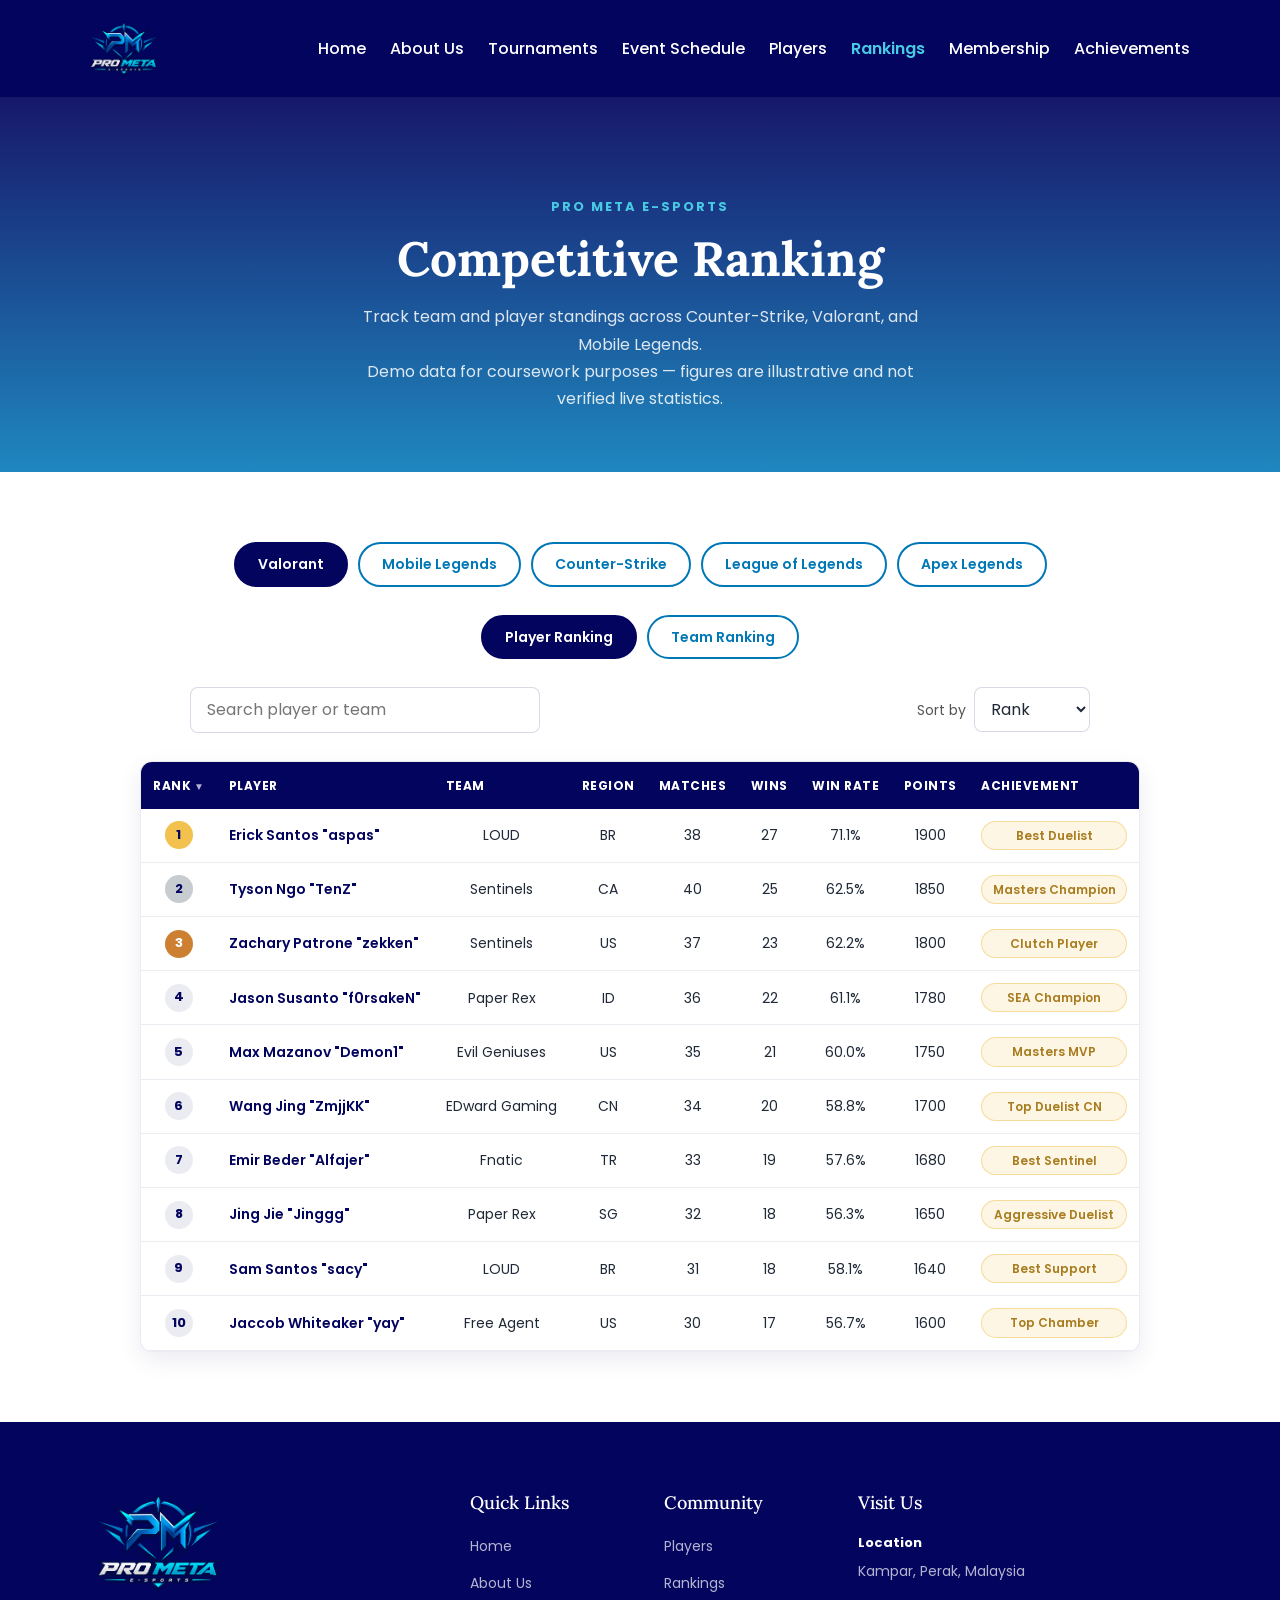
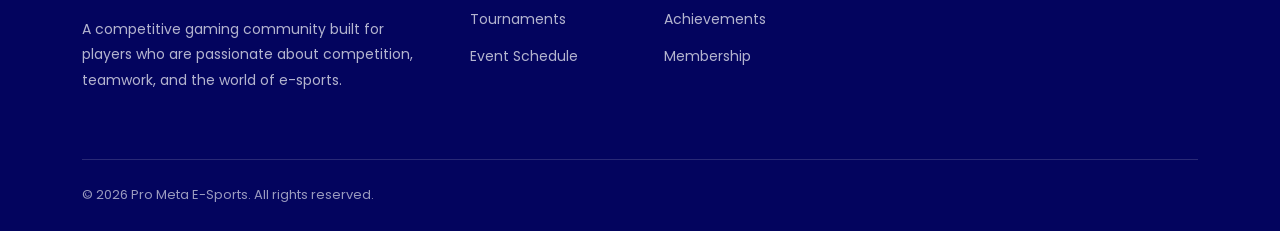
<file: rankings.html>
<!DOCTYPE html>
<html lang="en">

<head>
    <meta charset="UTF-8">
    <meta name="viewport" content="width=device-width, initial-scale=1.0">

    <title>Rankings | Pro Meta E-Sports</title>

    <link rel="icon" type="image/png" href="images/logo/pm-logo.png">

    <!-- Google Fonts -->
    <link rel="preconnect" href="https://fonts.googleapis.com">
    <link rel="preconnect" href="https://fonts.gstatic.com" crossorigin>
    <link
        href="https://fonts.googleapis.com/css2?family=Lora:wght@400;500;600;700&family=Poppins:wght@300;400;500;600;700&display=swap"
        rel="stylesheet">

    <!-- Bootstrap CSS -->
    <link href="https://cdn.jsdelivr.net/npm/bootstrap@5.3.8/dist/css/bootstrap.min.css" rel="stylesheet">

    <!-- Global CSS (shared site-wide) -->
    <link rel="stylesheet" href="css/style.css">
    <!-- Player Profile / Ranking specific CSS (extends style.css) -->
    <link rel="stylesheet" href="css/ranking-players.css">
</head>

<body>

    <!-- ============================================================
         NAVBAR — copied exactly from index.html; "Rankings" active here
         ============================================================ -->
    <nav class="navbar navbar-expand-xl site-navbar">
        <div class="container">

            <a class="navbar-brand" href="index.html">
                <img src="images/logo/pm-logo.png" alt="Pro Meta E-Sports">
            </a>

            <button class="navbar-toggler" type="button" data-bs-toggle="collapse" data-bs-target="#mainNavbar"
                aria-controls="mainNavbar" aria-expanded="false" aria-label="Toggle navigation">
                <span class="navbar-toggler-icon"></span>
            </button>

            <div class="collapse navbar-collapse" id="mainNavbar">
                <ul class="navbar-nav ms-auto align-items-lg-center">
                    <li class="nav-item"><a class="nav-link" href="index.html">Home</a></li>
                    <li class="nav-item"><a class="nav-link" href="about.html">About Us</a></li>
                    <li class="nav-item"><a class="nav-link" href="tournaments.html">Tournaments</a></li>
                    <li class="nav-item"><a class="nav-link" href="schedule.html">Event Schedule</a></li>
                    <li class="nav-item"><a class="nav-link" href="players.html">Players</a></li>
                    <li class="nav-item"><a class="nav-link active" href="rankings.html">Rankings</a></li>
                    <li class="nav-item"><a class="nav-link" href="membership.html">Membership</a></li>
                    <li class="nav-item"><a class="nav-link" href="achievements.html">Achievements</a></li>
                </ul>
            </div>

        </div>
    </nav>

    <!-- ============================================================
         PAGE HERO
         ============================================================ -->
    <header class="page-hero">
        <div class="container page-hero-content">
            <p class="section-label">PRO META E-SPORTS</p>
            <h1>Competitive Ranking</h1>
            <p>Track team and player standings across Counter-Strike, Valorant, and Mobile Legends.</p>
            <p class="demo-note">Demo data for coursework purposes — figures are illustrative and not verified live
                statistics.</p>
        </div>
    </header>

    <main class="content-section">
        <div class="container">

            <!-- Game selection tabs -->
            <div class="filter-tabs game-tabs" role="tablist" aria-label="Select a game">
                <button class="filter-btn game-tab-btn active" data-game="valorant" role="tab"
                    aria-selected="true">Valorant</button>
                <button class="filter-btn game-tab-btn" data-game="mlbb" role="tab" aria-selected="false">Mobile
                    Legends</button>
                <button class="filter-btn game-tab-btn" data-game="cs" role="tab"
                    aria-selected="false">Counter-Strike</button>
                <button class="filter-btn game-tab-btn" data-game="lol" role="tab" aria-selected="false">League of
                    Legends</button>
                <button class="filter-btn game-tab-btn" data-game="apex" role="tab" aria-selected="false">Apex
                    Legends</button>

            </div>

            <!-- Ranking type toggle -->
            <div class="filter-tabs rank-type-tabs" role="tablist" aria-label="Choose ranking type">
                <button class="filter-btn rank-type-btn active" data-type="player" role="tab"
                    aria-selected="true">Player Ranking</button>
                <button class="filter-btn rank-type-btn" data-type="team" role="tab" aria-selected="false">Team
                    Ranking</button>
            </div>

            <!-- Search + sort controls -->
            <div class="ranking-controls">
                <input type="search" id="rankingSearch" placeholder="Search player or team"
                    aria-label="Search ranking">
                <div class="d-flex align-items-center gap-2">
                    <label for="rankingSort" class="small mb-0" style="color:var(--text-muted)">Sort by</label>
                    <select id="rankingSort" aria-label="Sort ranking by">
                        <option value="rank">Rank</option>
                        <option value="points">Points</option>
                        <option value="winRate">Win Rate</option>
                    </select>
                </div>
            </div>

            <!-- Ranking table / mobile card panel -->
            <div class="ranking-card">
                <div id="rankingStatus" class="loading-state">Loading ranking data...</div>
                <table class="ranking-table d-none" id="rankingTable">
                    <thead id="rankingHead"></thead>
                    <tbody id="rankingBody"></tbody>
                </table>
            </div>

        </div>

    </main>

    <!-- ============================================================
         FOOTER — copied exactly from index.html
         ============================================================ -->
    <footer class="site-footer">
        <div class="container">
            <div class="row g-5">

                <div class="col-lg-4">
                    <a href="index.html" class="footer-brand">
                        <img src="images/logo/pm-logo.png" alt="Pro Meta E-Sports">
                    </a>
                    <p class="footer-description">
                        A competitive gaming community built for players who are passionate about
                        competition, teamwork, and the world of e-sports.
                    </p>
                </div>

                <div class="col-sm-6 col-lg-2">
                    <h3 class="footer-title">Quick Links</h3>
                    <ul class="footer-links">
                        <li><a href="index.html">Home</a></li>
                        <li><a href="about.html">About Us</a></li>
                        <li><a href="tournaments.html">Tournaments</a></li>
                        <li><a href="schedule.html">Event Schedule</a></li>
                    </ul>
                </div>

                <div class="col-sm-6 col-lg-2">
                    <h3 class="footer-title">Community</h3>
                    <ul class="footer-links">
                        <li><a href="players.html">Players</a></li>
                        <li><a href="rankings.html">Rankings</a></li>
                        <li><a href="achievements.html">Achievements</a></li>
                        <li><a href="membership.html">Membership</a></li>
                    </ul>
                </div>

                <div class="col-lg-4">
                    <h3 class="footer-title">Visit Us</h3>
                    <ul class="footer-contact">
                        <li>
                            <strong>Location</strong>
                            <span>Kampar, Perak, Malaysia</span>
                        </li>
                    </ul>
                </div>

            </div>

            <div class="footer-bottom">
                <p>&copy; 2026 Pro Meta E-Sports. All rights reserved.</p>
            </div>
        </div>
    </footer>

    <!-- jQuery (needed for the AJAX calls in api.js/ranking.js) -->
    <script src="https://code.jquery.com/jquery-3.7.1.min.js"></script>
    <!-- Bootstrap bundle (for the navbar toggler) -->
    <script src="https://cdn.jsdelivr.net/npm/bootstrap@5.3.8/dist/js/bootstrap.bundle.min.js"></script>
    <!-- Data layer (must load before ranking.js, which calls PM_API) -->
    <script src="js/api.js"></script>
    <!-- Ranking logic -->
    <script src="js/ranking.js"></script>

</body>

</html>
</file>
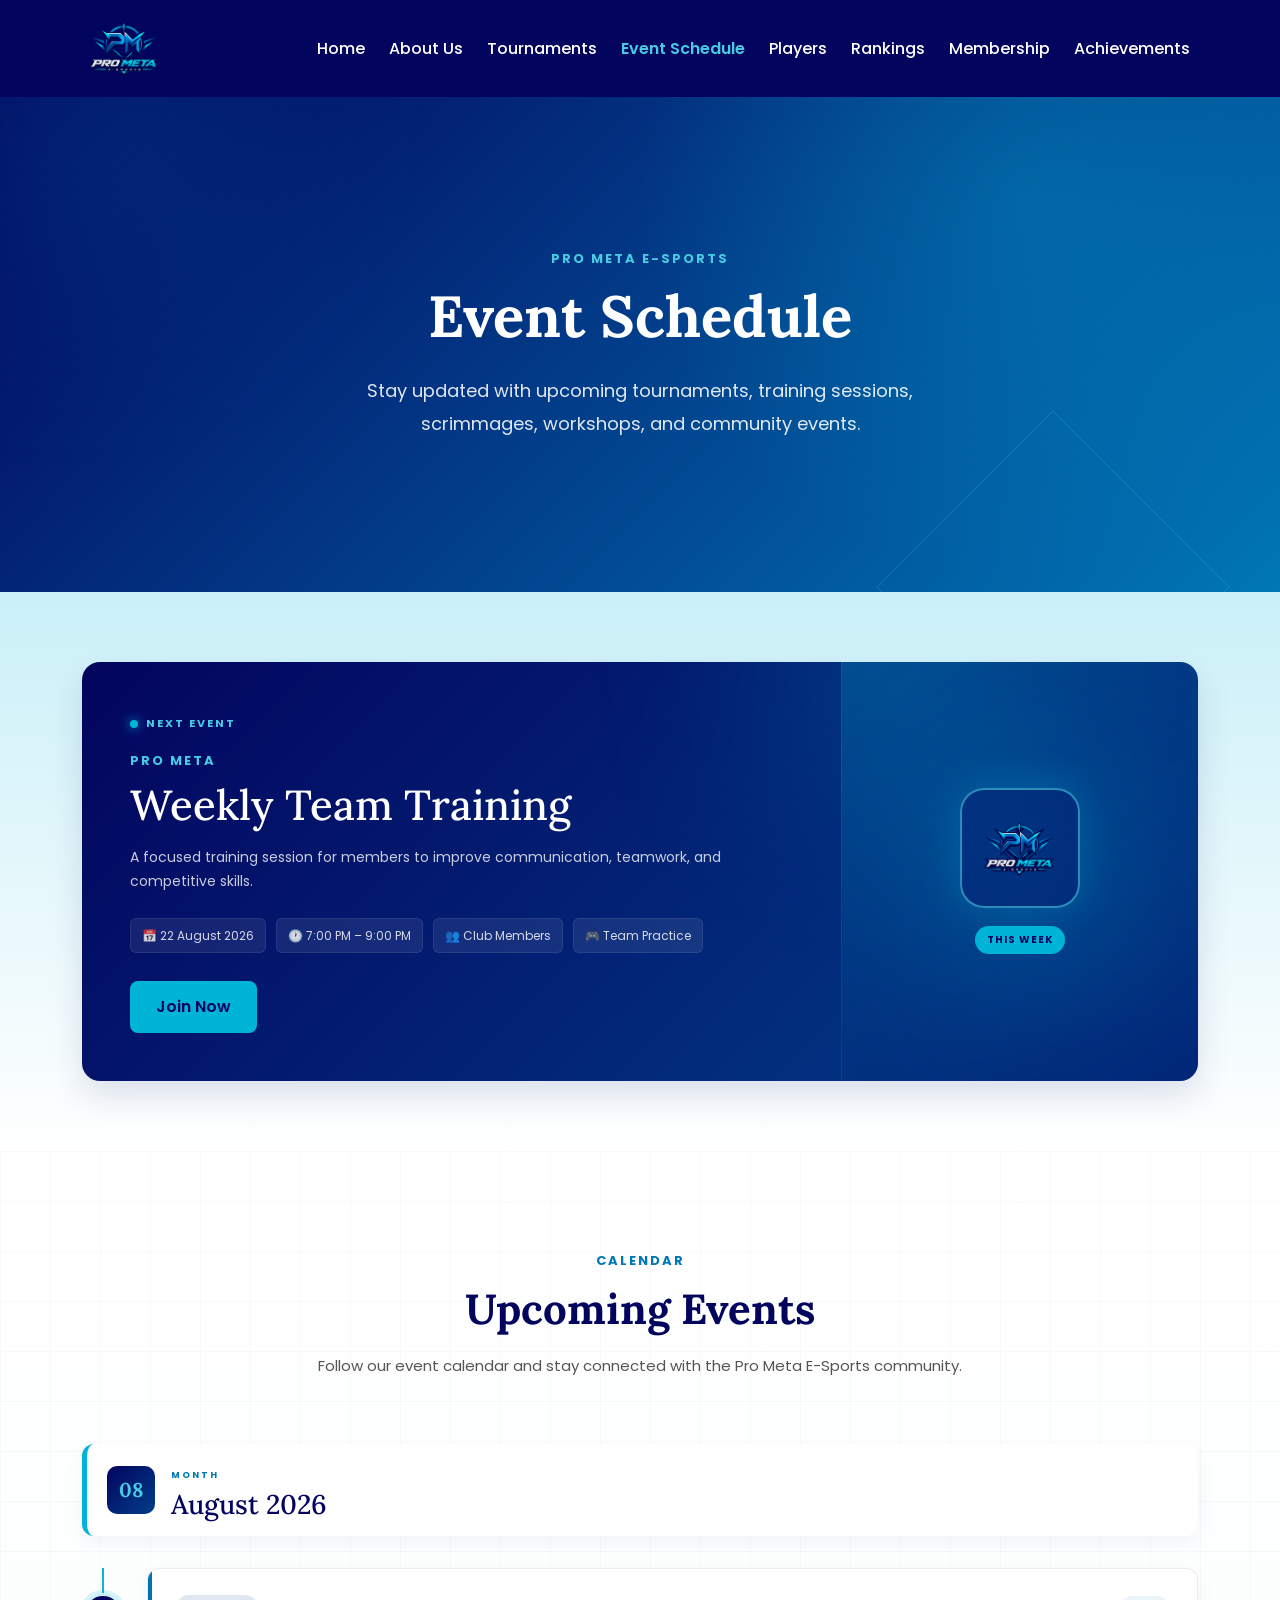
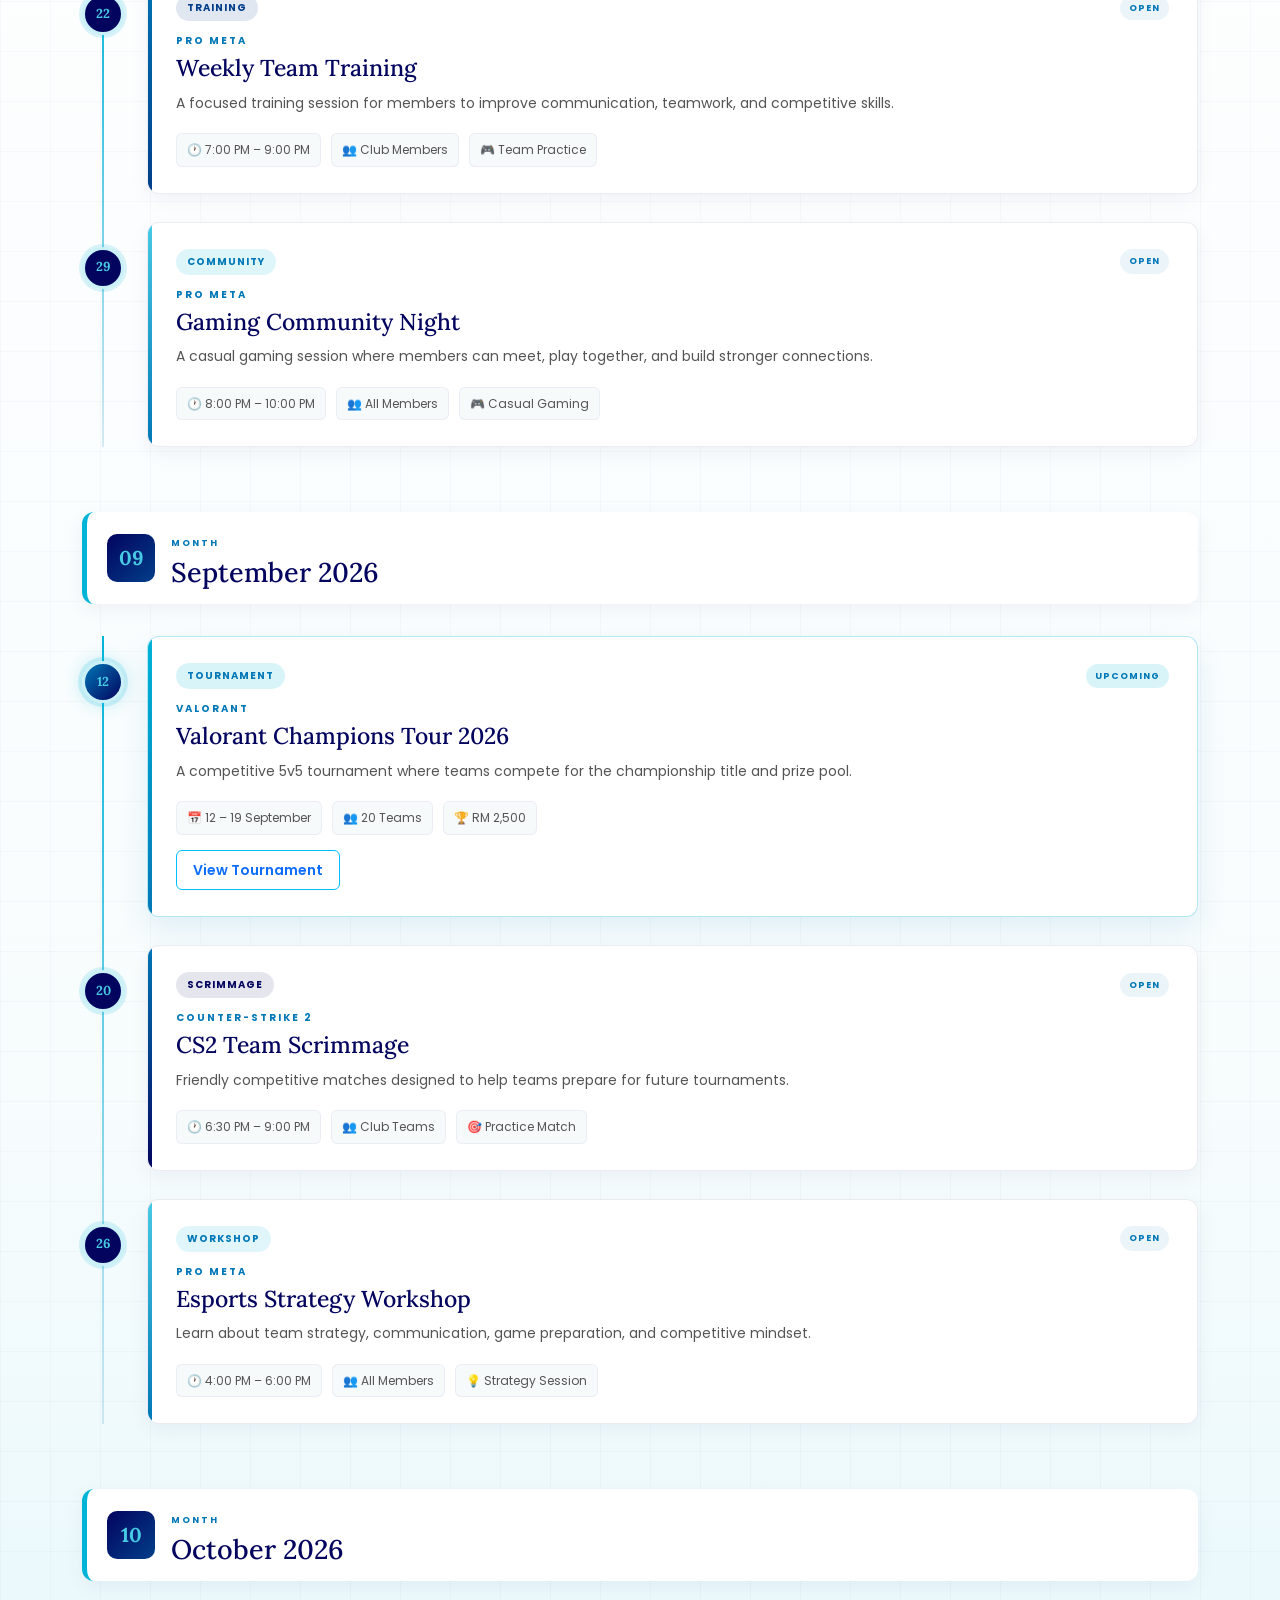
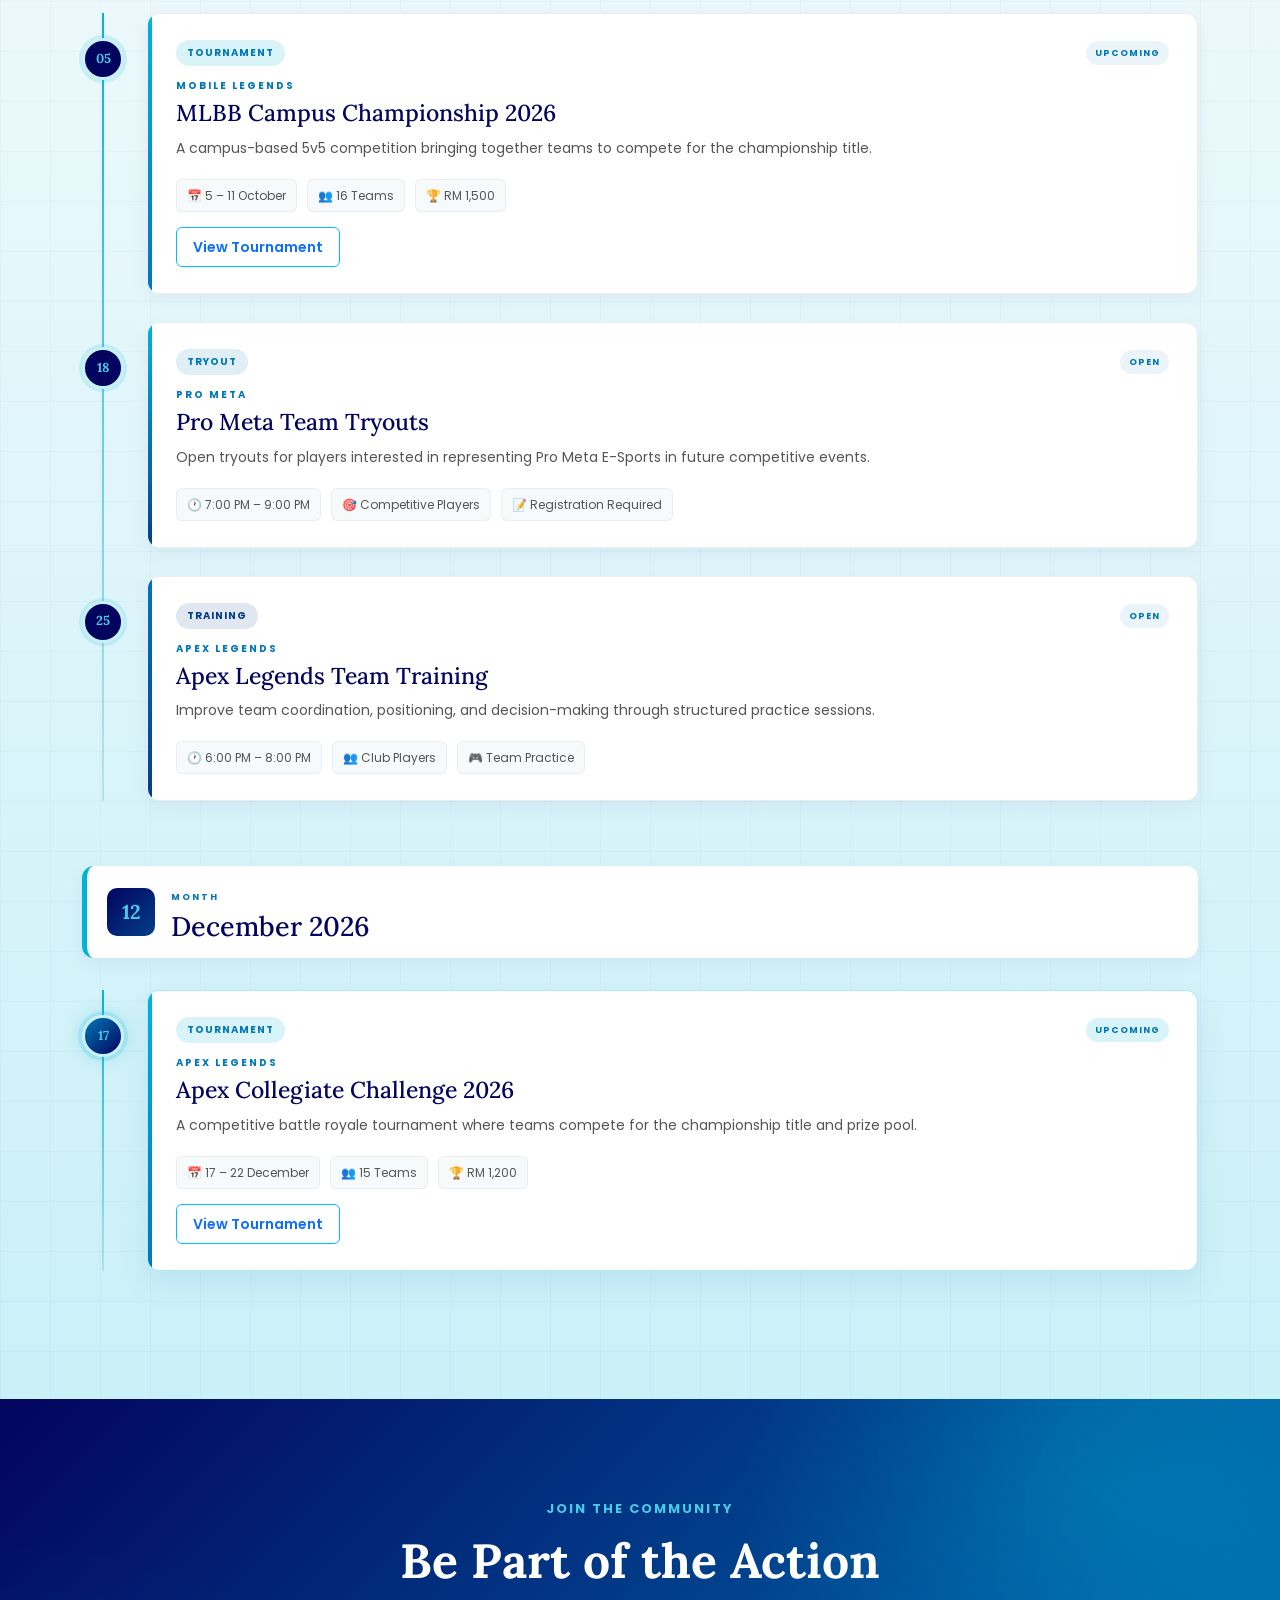
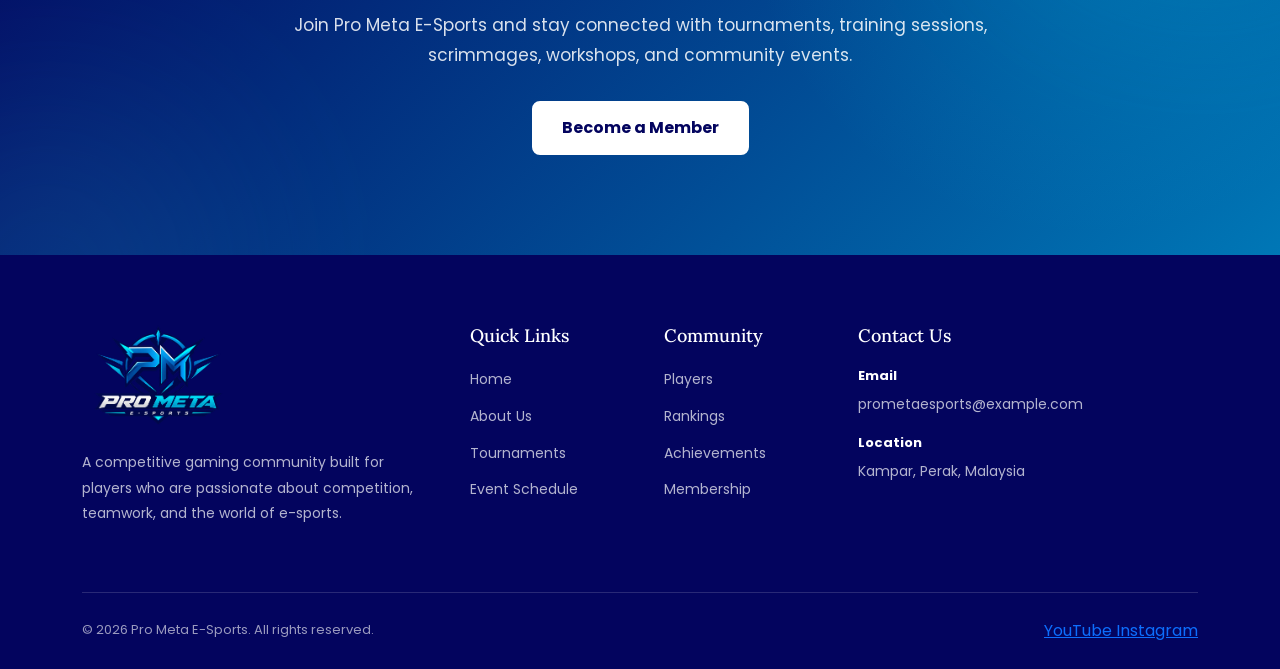
<file: schedule.html>
<!DOCTYPE html>
<html lang="en">

<head>

    <meta charset="UTF-8">

    <meta name="viewport" content="width=device-width, initial-scale=1.0">

    <meta name="description"
        content="View upcoming esports tournaments, training sessions, scrimmages, workshops, and community events hosted by Pro Meta E-Sports.">

    <title>Event Schedule | Pro Meta E-Sports</title>

    <link rel="icon" type="image/png" href="images/logo/pm-logo.png">


    <!-- Bootstrap CSS -->

    <link href="https://cdn.jsdelivr.net/npm/bootstrap@5.3.8/dist/css/bootstrap.min.css" rel="stylesheet">


    <!-- Google Fonts -->

    <link rel="preconnect" href="https://fonts.googleapis.com">

    <link rel="preconnect" href="https://fonts.gstatic.com" crossorigin>

    <link
        href="https://fonts.googleapis.com/css2?family=Lora:wght@400;500;600;700&family=Poppins:wght@300;400;500;600;700&display=swap"
        rel="stylesheet">


    <!-- Custom CSS -->

    <link rel="stylesheet" href="css/style.css">

    <link rel="stylesheet" href="css/schedule.css">

</head>


<body>


    <!-- ================= NAVBAR ================= -->

    <nav class="navbar navbar-expand-xl site-navbar">

        <div class="container">

            <a class="navbar-brand" href="index.html">

                <img src="images/logo/pm-logo.png" alt="Pro Meta E-Sports">

            </a>


            <button class="navbar-toggler" type="button" data-bs-toggle="collapse" data-bs-target="#mainNavbar"
                aria-controls="mainNavbar" aria-expanded="false" aria-label="Toggle navigation">

                <span class="navbar-toggler-icon"></span>

            </button>


            <div class="collapse navbar-collapse" id="mainNavbar">

                <ul class="navbar-nav ms-auto align-items-lg-center">


                    <li class="nav-item">

                        <a class="nav-link" href="index.html">
                            Home
                        </a>

                    </li>


                    <li class="nav-item">

                        <a class="nav-link" href="about.html">
                            About Us
                        </a>

                    </li>


                    <li class="nav-item">

                        <a class="nav-link" href="tournaments.html">
                            Tournaments
                        </a>

                    </li>


                    <li class="nav-item">

                        <a class="nav-link active" href="schedule.html">
                            Event Schedule
                        </a>

                    </li>


                    <li class="nav-item">

                        <a class="nav-link" href="players.html">
                            Players
                        </a>

                    </li>


                    <li class="nav-item">

                        <a class="nav-link" href="rankings.html">
                            Rankings
                        </a>

                    </li>


                    <li class="nav-item">

                        <a class="nav-link" href="membership.html">
                            Membership
                        </a>

                    </li>


                    <li class="nav-item">

                        <a class="nav-link" href="achievements.html">
                            Achievements
                        </a>

                    </li>


                </ul>

            </div>

        </div>

    </nav>



    <!-- ================= HERO ================= -->

    <section class="schedule-hero">

        <div class="container">

            <div class="schedule-hero-content text-center">

                <p class="section-label">
                    PRO META E-SPORTS
                </p>

                <h1>
                    Event Schedule
                </h1>

                <p>
                    Stay updated with upcoming tournaments, training sessions,
                    scrimmages, workshops, and community events.
                </p>

            </div>

        </div>

    </section>



    <!-- ================= NEXT EVENT ================= -->

    <section class="next-event-section">

        <div class="container">

            <div class="next-event-card">


                <!-- Left -->

                <div class="next-event-main">

                    <div class="next-event-label">

                        <span class="status-dot"></span>

                        NEXT EVENT

                    </div>


                    <div class="next-event-game">
                        PRO META
                    </div>


                    <h2>
                        Weekly Team Training
                    </h2>


                    <p class="next-event-description">

                        A focused training session for members
                        to improve communication, teamwork,
                        and competitive skills.

                    </p>


                    <div class="next-event-info">

                        <span>
                            📅 22 August 2026
                        </span>

                        <span>
                            🕐 7:00 PM – 9:00 PM
                        </span>

                        <span>
                            👥 Club Members
                        </span>

                        <span>
                            🎮 Team Practice
                        </span>

                    </div>


                    <a href="membership.html" class="btn btn-primary-custom">

                        Join Now

                    </a>

                </div>



                <!-- Right -->

                <div class="next-event-visual">

                    <div class="next-event-glow"></div>


                    <div class="next-event-game-logo">

                        <img src="images/logo/pm-logo.png" alt="Pro Meta E-Sports Logo">

                    </div>


                    <span class="next-event-tag">

                        THIS WEEK

                    </span>

                </div>


            </div>

        </div>

    </section>



    <!-- ================= EVENT SCHEDULE ================= -->

    <section class="schedule-section">

        <div class="container">


            <!-- Heading -->

            <div class="section-heading text-center">

                <p class="section-label">
                    CALENDAR
                </p>

                <h2 class="section-title">
                    Upcoming Events
                </h2>

                <p class="section-description mx-auto">

                    Follow our event calendar and stay connected with
                    the Pro Meta E-Sports community.

                </p>

            </div>



            <!-- ================= AUGUST ================= -->

            <div class="schedule-month">


                <div class="month-heading">

                    <span class="month-number">
                        08
                    </span>

                    <div>

                        <small>
                            MONTH
                        </small>

                        <h2>
                            August 2026
                        </h2>

                    </div>

                </div>



                <div class="timeline">


                    <!-- Weekly Team Training -->

                    <div class="timeline-item">

                        <div class="timeline-marker">
                            22
                        </div>


                        <div class="event-card training-event">


                            <div class="event-card-top">

                                <span class="event-type training">
                                    TRAINING
                                </span>

                                <span class="event-status">
                                    OPEN
                                </span>

                            </div>


                            <div class="event-game">
                                PRO META
                            </div>


                            <h3>
                                Weekly Team Training
                            </h3>


                            <p class="event-description">

                                A focused training session for members
                                to improve communication, teamwork,
                                and competitive skills.

                            </p>


                            <div class="event-info">

                                <span>
                                    🕐 7:00 PM – 9:00 PM
                                </span>

                                <span>
                                    👥 Club Members
                                </span>

                                <span>
                                    🎮 Team Practice
                                </span>

                            </div>

                        </div>

                    </div>



                    <!-- Gaming Community Night -->

                    <div class="timeline-item">

                        <div class="timeline-marker">
                            29
                        </div>


                        <div class="event-card community-event">


                            <div class="event-card-top">

                                <span class="event-type community">
                                    COMMUNITY
                                </span>

                                <span class="event-status">
                                    OPEN
                                </span>

                            </div>


                            <div class="event-game">
                                PRO META
                            </div>


                            <h3>
                                Gaming Community Night
                            </h3>


                            <p class="event-description">

                                A casual gaming session where members
                                can meet, play together, and build
                                stronger connections.

                            </p>


                            <div class="event-info">

                                <span>
                                    🕐 8:00 PM – 10:00 PM
                                </span>

                                <span>
                                    👥 All Members
                                </span>

                                <span>
                                    🎮 Casual Gaming
                                </span>

                            </div>

                        </div>

                    </div>

                </div>

            </div>



            <!-- ================= SEPTEMBER ================= -->

            <div class="schedule-month">


                <div class="month-heading">

                    <span class="month-number">
                        09
                    </span>

                    <div>

                        <small>
                            MONTH
                        </small>

                        <h2>
                            September 2026
                        </h2>

                    </div>

                </div>



                <div class="timeline">


                    <!-- Valorant -->

                    <div class="timeline-item featured-event">

                        <div class="timeline-marker">
                            12
                        </div>

                        <div class="event-card tournament-event"
                            onclick="window.location.href='tournaments.html?event=valorant'" style="cursor: pointer;">

                            <div class="event-card-top">

                                <span class="event-type tournament">
                                    TOURNAMENT
                                </span>

                                <span class="event-status featured">
                                    UPCOMING
                                </span>

                            </div>

                            <div class="event-game">
                                VALORANT
                            </div>

                            <h3>
                                Valorant Champions Tour 2026
                            </h3>

                            <p class="event-description">
                                A competitive 5v5 tournament where teams
                                compete for the championship title and
                                prize pool.
                            </p>

                            <div class="event-info">

                                <span>
                                    📅 12 – 19 September
                                </span>

                                <span>
                                    👥 20 Teams
                                </span>

                                <span>
                                    🏆 RM 2,500
                                </span>

                            </div>

                            <a href="tournaments.html?event=valorant" class="schedule-tournament-btn">
                                View Tournament
                            </a>

                        </div>

                    </div>



                    <!-- Scrimmage -->

                    <div class="timeline-item">

                        <div class="timeline-marker">
                            20
                        </div>


                        <div class="event-card scrimmage-event">


                            <div class="event-card-top">

                                <span class="event-type scrimmage">
                                    SCRIMMAGE
                                </span>

                                <span class="event-status">
                                    OPEN
                                </span>

                            </div>


                            <div class="event-game">
                                COUNTER-STRIKE 2
                            </div>


                            <h3>
                                CS2 Team Scrimmage
                            </h3>


                            <p class="event-description">

                                Friendly competitive matches designed
                                to help teams prepare for future
                                tournaments.

                            </p>


                            <div class="event-info">

                                <span>
                                    🕐 6:30 PM – 9:00 PM
                                </span>

                                <span>
                                    👥 Club Teams
                                </span>

                                <span>
                                    🎯 Practice Match
                                </span>

                            </div>

                        </div>

                    </div>



                    <!-- Workshop -->

                    <div class="timeline-item">

                        <div class="timeline-marker">
                            26
                        </div>


                        <div class="event-card workshop-event">


                            <div class="event-card-top">

                                <span class="event-type workshop">
                                    WORKSHOP
                                </span>

                                <span class="event-status">
                                    OPEN
                                </span>

                            </div>


                            <div class="event-game">
                                PRO META
                            </div>


                            <h3>
                                Esports Strategy Workshop
                            </h3>


                            <p class="event-description">

                                Learn about team strategy, communication,
                                game preparation, and competitive mindset.

                            </p>


                            <div class="event-info">

                                <span>
                                    🕐 4:00 PM – 6:00 PM
                                </span>

                                <span>
                                    👥 All Members
                                </span>

                                <span>
                                    💡 Strategy Session
                                </span>

                            </div>

                        </div>

                    </div>

                </div>

            </div>



            <!-- ================= OCTOBER ================= -->

            <div class="schedule-month">


                <div class="month-heading">

                    <span class="month-number">
                        10
                    </span>

                    <div>

                        <small>
                            MONTH
                        </small>

                        <h2>
                            October 2026
                        </h2>

                    </div>

                </div>



                <div class="timeline">


                    <!-- MLBB -->

                    <div class="timeline-item">

                        <div class="timeline-marker">
                            05
                        </div>


                        <div class="event-card tournament-event"
                            onclick="window.location.href='tournaments.html?event=mlbb'" style="cursor: pointer;">


                            <div class="event-card-top">

                                <span class="event-type tournament">
                                    TOURNAMENT
                                </span>

                                <span class="event-status">
                                    UPCOMING
                                </span>

                            </div>


                            <div class="event-game">
                                MOBILE LEGENDS
                            </div>


                            <h3>
                                MLBB Campus Championship 2026
                            </h3>


                            <p class="event-description">

                                A campus-based 5v5 competition bringing
                                together teams to compete for the
                                championship title.

                            </p>


                            <div class="event-info">

                                <span>
                                    📅 5 – 11 October
                                </span>

                                <span>
                                    👥 16 Teams
                                </span>

                                <span>
                                    🏆 RM 1,500
                                </span>

                            </div>

                            <a href="tournaments.html?event=valorant" class="schedule-tournament-btn">
                                View Tournament
                            </a>

                        </div>

                    </div>



                    <!-- Tryout -->

                    <div class="timeline-item">

                        <div class="timeline-marker">
                            18
                        </div>


                        <div class="event-card tryout-event">


                            <div class="event-card-top">

                                <span class="event-type tryout">
                                    TRYOUT
                                </span>

                                <span class="event-status">
                                    OPEN
                                </span>

                            </div>


                            <div class="event-game">
                                PRO META
                            </div>


                            <h3>
                                Pro Meta Team Tryouts
                            </h3>


                            <p class="event-description">

                                Open tryouts for players interested
                                in representing Pro Meta E-Sports
                                in future competitive events.

                            </p>


                            <div class="event-info">

                                <span>
                                    🕐 7:00 PM – 9:00 PM
                                </span>

                                <span>
                                    🎯 Competitive Players
                                </span>

                                <span>
                                    📝 Registration Required
                                </span>

                            </div>

                        </div>

                    </div>



                    <!-- Training -->

                    <div class="timeline-item">

                        <div class="timeline-marker">
                            25
                        </div>


                        <div class="event-card training-event">


                            <div class="event-card-top">

                                <span class="event-type training">
                                    TRAINING
                                </span>

                                <span class="event-status">
                                    OPEN
                                </span>

                            </div>


                            <div class="event-game">
                                APEX LEGENDS
                            </div>


                            <h3>
                                Apex Legends Team Training
                            </h3>


                            <p class="event-description">

                                Improve team coordination, positioning,
                                and decision-making through structured
                                practice sessions.

                            </p>


                            <div class="event-info">

                                <span>
                                    🕐 6:00 PM – 8:00 PM
                                </span>

                                <span>
                                    👥 Club Players
                                </span>

                                <span>
                                    🎮 Team Practice
                                </span>

                            </div>

                        </div>

                    </div>

                </div>

            </div>


            <!-- ================= DECEMBER ================= -->

            <div class="schedule-month">

                <div class="month-heading">

                    <span class="month-number">
                        12
                    </span>

                    <div>

                        <small>
                            MONTH
                        </small>

                        <h2>
                            December 2026
                        </h2>

                    </div>

                </div>


                <div class="timeline">

                    <!-- Apex Collegiate Challenge -->

                    <div class="timeline-item featured-event">

                        <div class="timeline-marker">
                            17
                        </div>


                        <div class="event-card tournament-event">

                            <div class="event-card-top">

                                <span class="event-type tournament">
                                    TOURNAMENT
                                </span>

                                <span class="event-status featured">
                                    UPCOMING
                                </span>

                            </div>


                            <div class="event-game">
                                APEX LEGENDS
                            </div>


                            <h3>
                                Apex Collegiate Challenge 2026
                            </h3>


                            <p class="event-description">

                                A competitive battle royale tournament
                                where teams compete for the championship
                                title and prize pool.

                            </p>


                            <div class="event-info">

                                <span>
                                    📅 17 – 22 December
                                </span>

                                <span>
                                    👥 15 Teams
                                </span>

                                <span>
                                    🏆 RM 1,200
                                </span>

                            </div>

                            <a href="tournaments.html?event=valorant" class="schedule-tournament-btn">
                                View Tournament
                            </a>

                        </div>

                    </div>

                </div>

            </div>

        </div>

    </section>



    <!-- ================= CTA ================= -->

    <section class="schedule-cta">

        <div class="container">

            <div class="schedule-cta-content text-center">

                <p class="section-label">
                    JOIN THE COMMUNITY
                </p>

                <h2>
                    Be Part of the Action
                </h2>

                <p>
                    Join Pro Meta E-Sports and stay connected with
                    tournaments, training sessions, scrimmages,
                    workshops, and community events.
                </p>


                <a href="membership.html" class="btn btn-cta">

                    Become a Member

                </a>

            </div>

        </div>

    </section>



    <!-- ================= FOOTER ================= -->

    <footer class="site-footer">

        <div class="container">

            <div class="row g-5">


                <!-- Brand -->

                <div class="col-lg-4">

                    <a href="index.html" class="footer-brand">

                        <img src="images/logo/pm-logo.png" alt="Pro Meta E-Sports">

                    </a>


                    <p class="footer-description">

                        A competitive gaming community built for players
                        who are passionate about competition, teamwork,
                        and the world of e-sports.

                    </p>

                </div>



                <!-- Quick Links -->

                <div class="col-sm-6 col-lg-2">

                    <h3 class="footer-title">
                        Quick Links
                    </h3>


                    <ul class="footer-links">

                        <li>
                            <a href="index.html">
                                Home
                            </a>
                        </li>

                        <li>
                            <a href="about.html">
                                About Us
                            </a>
                        </li>

                        <li>
                            <a href="tournaments.html">
                                Tournaments
                            </a>
                        </li>

                        <li>
                            <a href="schedule.html">
                                Event Schedule
                            </a>
                        </li>

                    </ul>

                </div>



                <!-- Community -->

                <div class="col-sm-6 col-lg-2">

                    <h3 class="footer-title">
                        Community
                    </h3>


                    <ul class="footer-links">

                        <li>
                            <a href="players.html">
                                Players
                            </a>
                        </li>

                        <li>
                            <a href="rankings.html">
                                Rankings
                            </a>
                        </li>

                        <li>
                            <a href="achievements.html">
                                Achievements
                            </a>
                        </li>

                        <li>
                            <a href="membership.html">
                                Membership
                            </a>
                        </li>

                    </ul>

                </div>



                <!-- Contact -->

                <div class="col-lg-4">

                    <h3 class="footer-title">
                        Contact Us
                    </h3>


                    <ul class="footer-contact">

                        <li>

                            <strong>
                                Email
                            </strong>

                            <a href="mailto:prometaesports@example.com">
                                prometaesports@example.com
                            </a>

                        </li>


                        <li>

                            <strong>
                                Location
                            </strong>

                            <span>
                                Kampar, Perak, Malaysia
                            </span>

                        </li>

                    </ul>

                </div>

            </div>



            <!-- Footer Bottom -->

            <div class="footer-bottom">

                <p>
                    © 2026 Pro Meta E-Sports. All rights reserved.
                </p>


                <div class="footer-social">

                    <a href="#" aria-label="YouTube">
                        YouTube
                    </a>

                    <a href="#" aria-label="Instagram">
                        Instagram
                    </a>

                </div>

            </div>

        </div>

    </footer>



    <!-- Bootstrap JS -->

    <script src="https://cdn.jsdelivr.net/npm/bootstrap@5.3.8/dist/js/bootstrap.bundle.min.js">
    </script>

</body>

</html>
</file>
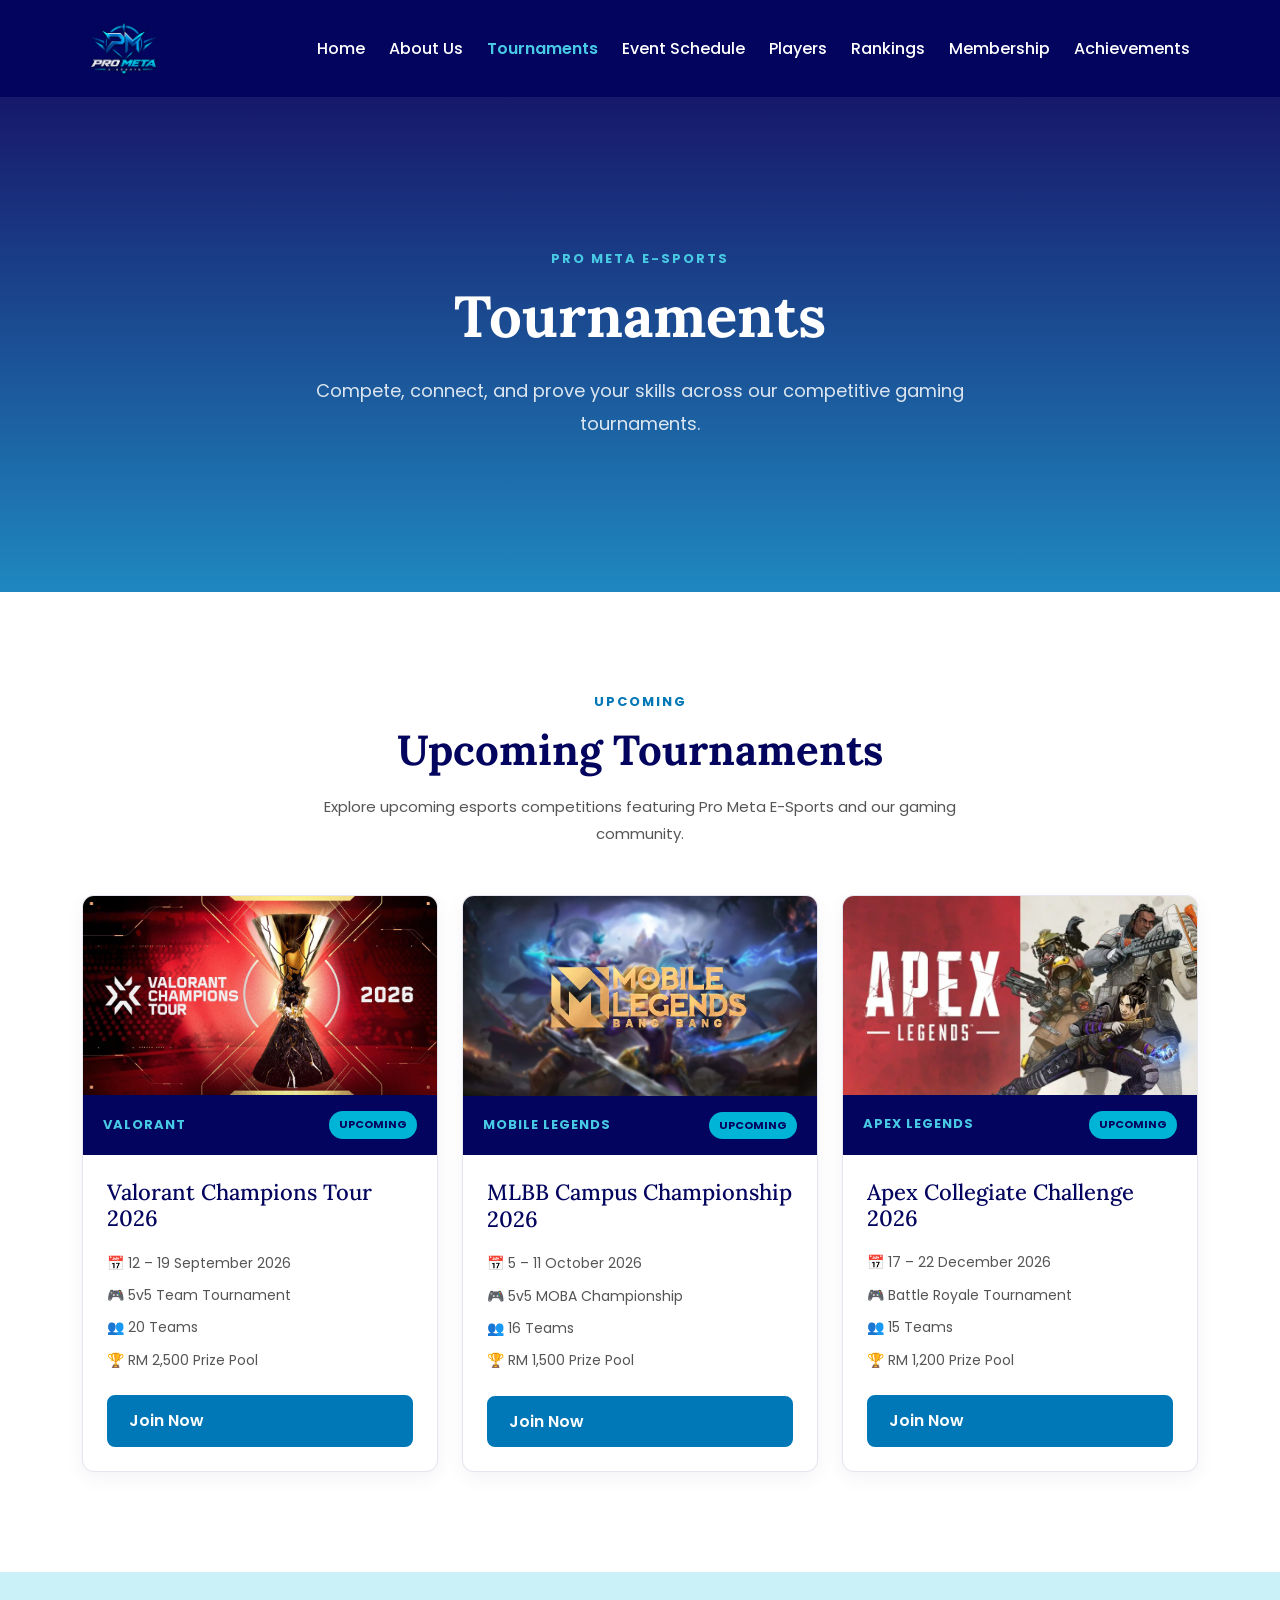
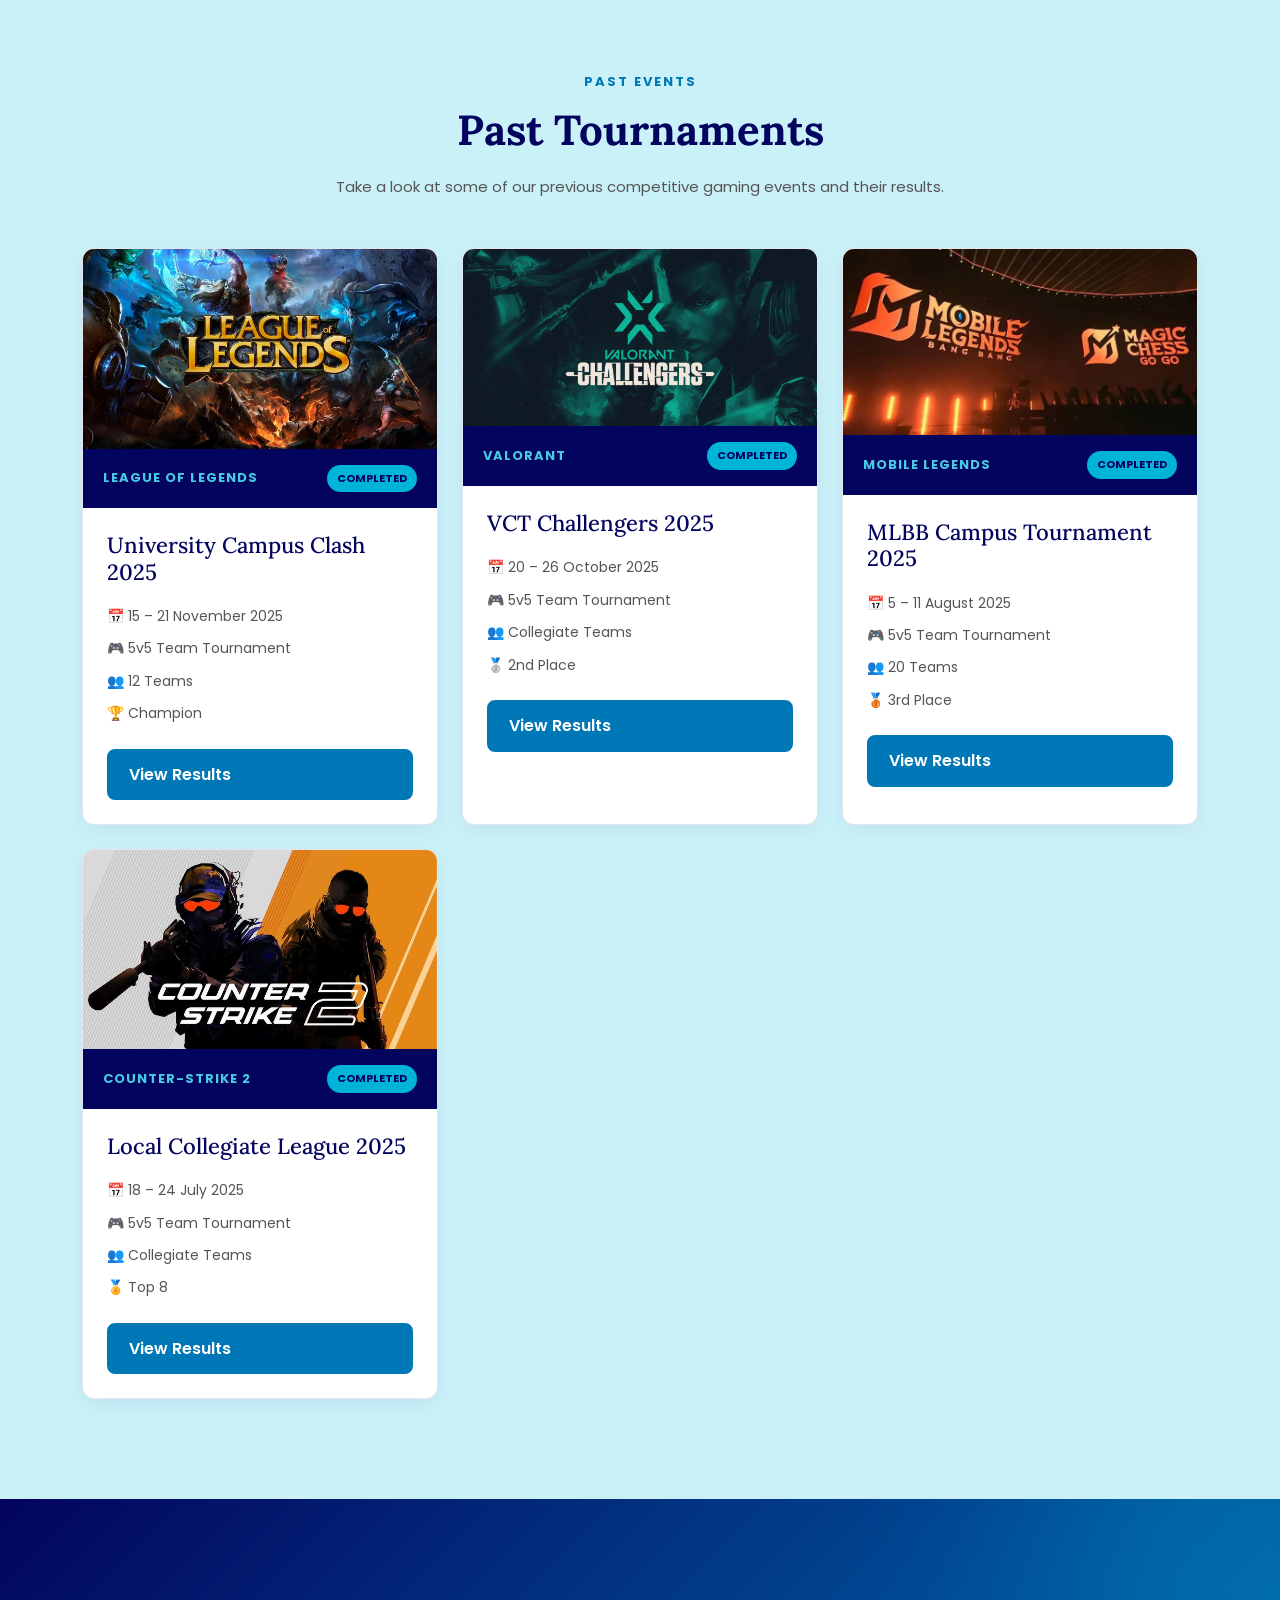
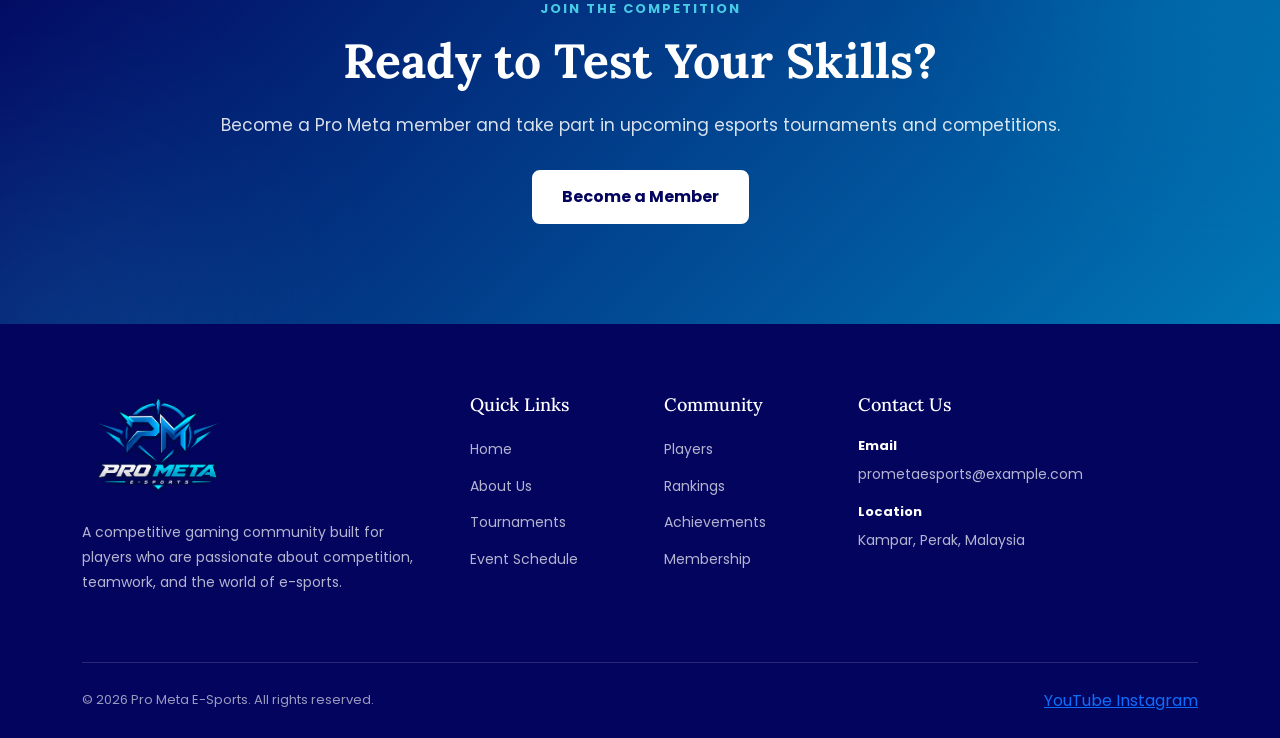
<file: tournaments.html>
<!DOCTYPE html>
<html lang="en">

<head>

    <meta charset="UTF-8">

    <meta name="viewport" content="width=device-width, initial-scale=1.0">

    <meta name="description" content="Explore upcoming and past tournaments hosted by Pro Meta E-Sports.">

    <title>Tournaments | Pro Meta E-Sports</title>

    <link rel="icon" type="image/png" href="images/logo/pm-logo.png">

    <!-- Bootstrap CSS -->
    <link href="https://cdn.jsdelivr.net/npm/bootstrap@5.3.8/dist/css/bootstrap.min.css" rel="stylesheet">

    <!-- Google Fonts -->
    <link rel="preconnect" href="https://fonts.googleapis.com">

    <link rel="preconnect" href="https://fonts.gstatic.com" crossorigin>

    <link
        href="https://fonts.googleapis.com/css2?family=Lora:wght@400;500;600;700&family=Poppins:wght@300;400;500;600;700&display=swap"
        rel="stylesheet">

    <!-- Custom CSS -->
    <link rel="stylesheet" href="css/style.css">

    <link rel="stylesheet" href="css/tournaments.css">

</head>

<body>


    <!-- ================= NAVBAR ================= -->

    <nav class="navbar navbar-expand-xl site-navbar">

        <div class="container">

            <a class="navbar-brand" href="index.html">
                <img src="images/logo/pm-logo.png" alt="Pro Meta E-Sports">
            </a>


            <button class="navbar-toggler" type="button" data-bs-toggle="collapse" data-bs-target="#mainNavbar"
                aria-controls="mainNavbar" aria-expanded="false" aria-label="Toggle navigation">

                <span class="navbar-toggler-icon"></span>

            </button>


            <div class="collapse navbar-collapse" id="mainNavbar">

                <ul class="navbar-nav ms-auto align-items-lg-center">

                    <li class="nav-item">

                        <a class="nav-link" href="index.html">
                            Home
                        </a>

                    </li>


                    <li class="nav-item">

                        <a class="nav-link" href="about.html">
                            About Us
                        </a>

                    </li>


                    <li class="nav-item">

                        <a class="nav-link active" href="tournaments.html">
                            Tournaments
                        </a>

                    </li>


                    <li class="nav-item">

                        <a class="nav-link" href="schedule.html">
                            Event Schedule
                        </a>

                    </li>


                    <li class="nav-item">

                        <a class="nav-link" href="players.html">
                            Players
                        </a>

                    </li>


                    <li class="nav-item">

                        <a class="nav-link" href="rankings.html">
                            Rankings
                        </a>

                    </li>


                    <li class="nav-item">

                        <a class="nav-link" href="membership.html">
                            Membership
                        </a>

                    </li>


                    <li class="nav-item">

                        <a class="nav-link" href="achievements.html">
                            Achievements
                        </a>

                    </li>

                </ul>

            </div>

        </div>

    </nav>



    <!-- ================= HERO ================= -->

    <section class="tournament-hero">

        <div class="container">

            <div class="tournament-hero-content text-center">

                <p class="section-label">
                    PRO META E-SPORTS
                </p>

                <h1>
                    Tournaments
                </h1>

                <p>
                    Compete, connect, and prove your skills across
                    our competitive gaming tournaments.
                </p>

            </div>

        </div>

    </section>



    <!-- ================= UPCOMING TOURNAMENTS ================= -->

    <section class="tournaments-section">

        <div class="container">

            <div class="section-heading text-center">

                <p class="section-label">
                    UPCOMING
                </p>

                <h2 class="section-title">
                    Upcoming Tournaments
                </h2>

                <p class="section-description mx-auto">
                    Explore upcoming esports competitions featuring
                    Pro Meta E-Sports and our gaming community.
                </p>

            </div>


            <div class="row g-4 mt-4" id="upcoming-tournaments">

            </div>

        </div>

    </section>



    <!-- ================= PAST TOURNAMENTS ================= -->

    <section class="past-tournaments">

        <div class="container">


            <div class="section-heading text-center">

                <p class="section-label">
                    PAST EVENTS
                </p>

                <h2 class="section-title">
                    Past Tournaments
                </h2>

                <p class="section-description mx-auto">
                    Take a look at some of our previous competitive
                    gaming events and their results.
                </p>

            </div>


            <div class="row g-4 mt-4">


                <!-- ================= LOL PAST ================= -->

                <div class="col-md-6 col-lg-4">

                    <div class="tournament-card">

                        <div class="tournament-image">

                            <!-- Replace with your actual image -->
                            <img src="images/tournaments/lol-past.jpg" alt="League of Legends Tournament">

                        </div>


                        <div class="tournament-header">

                            <span class="tournament-game">
                                LEAGUE OF LEGENDS
                            </span>

                            <span class="tournament-status past">
                                COMPLETED
                            </span>

                        </div>


                        <div class="tournament-content">

                            <h3>
                                University Campus Clash 2025
                            </h3>


                            <div class="tournament-info">

                                <p>
                                    📅 15 – 21 November 2025
                                </p>

                                <p>
                                    🎮 5v5 Team Tournament
                                </p>

                                <p>
                                    👥 12 Teams
                                </p>

                                <p>
                                    🏆 Champion
                                </p>

                            </div>


                            <a href="achievements.html" class="btn-tournament">

                                View Results

                            </a>

                        </div>

                    </div>

                </div>



                <!-- ================= VALORANT PAST ================= -->

                <div class="col-md-6 col-lg-4">

                    <div class="tournament-card">

                        <div class="tournament-image">

                            <!-- Replace with your actual image -->
                            <img src="images/tournaments/valorant-past.jpg" alt="Valorant Tournament">

                        </div>


                        <div class="tournament-header">

                            <span class="tournament-game">
                                VALORANT
                            </span>

                            <span class="tournament-status past">
                                COMPLETED
                            </span>

                        </div>


                        <div class="tournament-content">

                            <h3>
                                VCT Challengers 2025
                            </h3>


                            <div class="tournament-info">

                                <p>
                                    📅 20 – 26 October 2025
                                </p>

                                <p>
                                    🎮 5v5 Team Tournament
                                </p>

                                <p>
                                    👥 Collegiate Teams
                                </p>

                                <p>
                                    🥈 2nd Place
                                </p>

                            </div>


                            <a href="achievements.html" class="btn-tournament">

                                View Results

                            </a>

                        </div>

                    </div>

                </div>



                <!-- ================= MLBB PAST ================= -->

                <div class="col-md-6 col-lg-4">

                    <div class="tournament-card">

                        <div class="tournament-image">

                            <!-- Replace with your actual image -->
                            <img src="images/tournaments/mlbb-past.jpeg" alt="Mobile Legends Tournament">

                        </div>


                        <div class="tournament-header">

                            <span class="tournament-game">
                                MOBILE LEGENDS
                            </span>

                            <span class="tournament-status past">
                                COMPLETED
                            </span>

                        </div>


                        <div class="tournament-content">

                            <h3>
                                MLBB Campus Tournament 2025
                            </h3>


                            <div class="tournament-info">

                                <p>
                                    📅 5 – 11 August 2025
                                </p>

                                <p>
                                    🎮 5v5 Team Tournament
                                </p>

                                <p>
                                    👥 20 Teams
                                </p>

                                <p>
                                    🥉 3rd Place
                                </p>

                            </div>


                            <a href="achievements.html" class="btn-tournament">

                                View Results

                            </a>

                        </div>

                    </div>

                </div>



                <!-- ================= CS2 PAST ================= -->

                <div class="col-md-6 col-lg-4">

                    <div class="tournament-card">

                        <div class="tournament-image">

                            <!-- Replace with your actual image -->
                            <img src="images/tournaments/cs2-past.jpg" alt="Counter-Strike 2 Tournament">

                        </div>


                        <div class="tournament-header">

                            <span class="tournament-game">
                                COUNTER-STRIKE 2
                            </span>

                            <span class="tournament-status past">
                                COMPLETED
                            </span>

                        </div>


                        <div class="tournament-content">

                            <h3>
                                Local Collegiate League 2025
                            </h3>


                            <div class="tournament-info">

                                <p>
                                    📅 18 – 24 July 2025
                                </p>

                                <p>
                                    🎮 5v5 Team Tournament
                                </p>

                                <p>
                                    👥 Collegiate Teams
                                </p>

                                <p>
                                    🏅 Top 8
                                </p>

                            </div>


                            <a href="achievements.html" class="btn-tournament">

                                View Results

                            </a>

                        </div>

                    </div>

                </div>

            </div>

        </div>

    </section>



    <!-- ================= CTA ================= -->

    <section class="tournament-cta">

        <div class="container">

            <div class="tournament-cta-content text-center">

                <p class="section-label">
                    JOIN THE COMPETITION
                </p>

                <h2>
                    Ready to Test Your Skills?
                </h2>

                <p>
                    Become a Pro Meta member and take part in upcoming esports
                    tournaments and competitions.
                </p>


                <a href="membership.html" class="btn btn-cta">

                    Become a Member

                </a>

            </div>

        </div>

    </section>



    <!-- ================= FOOTER ================= -->

    <footer class="site-footer">

        <div class="container">

            <div class="row g-5">


                <!-- Brand -->

                <div class="col-lg-4">

                    <a href="index.html" class="footer-brand">
                        <img src="images/logo/pm-logo.png" alt="Pro Meta E-Sports">
                    </a>


                    <p class="footer-description">

                        A competitive gaming community built for players
                        who are passionate about competition, teamwork,
                        and the world of e-sports.

                    </p>

                </div>



                <!-- Quick Links -->

                <div class="col-sm-6 col-lg-2">

                    <h3 class="footer-title">
                        Quick Links
                    </h3>


                    <ul class="footer-links">

                        <li>
                            <a href="index.html">
                                Home
                            </a>
                        </li>

                        <li>
                            <a href="about.html">
                                About Us
                            </a>
                        </li>

                        <li>
                            <a href="tournaments.html">
                                Tournaments
                            </a>
                        </li>

                        <li>
                            <a href="schedule.html">
                                Event Schedule
                            </a>
                        </li>

                    </ul>

                </div>



                <!-- Community -->

                <div class="col-sm-6 col-lg-2">

                    <h3 class="footer-title">
                        Community
                    </h3>


                    <ul class="footer-links">

                        <li>
                            <a href="players.html">
                                Players
                            </a>
                        </li>

                        <li>
                            <a href="rankings.html">
                                Rankings
                            </a>
                        </li>

                        <li>
                            <a href="achievements.html">
                                Achievements
                            </a>
                        </li>

                        <li>
                            <a href="membership.html">
                                Membership
                            </a>
                        </li>

                    </ul>

                </div>



                <!-- Contact -->

                <div class="col-lg-4">

                    <h3 class="footer-title">
                        Contact Us
                    </h3>


                    <ul class="footer-contact">

                        <li>

                            <strong>
                                Email
                            </strong>

                            <a href="mailto:prometaesports@example.com">
                                prometaesports@example.com
                            </a>

                        </li>


                        <li>

                            <strong>
                                Location
                            </strong>

                            <span>
                                Kampar, Perak, Malaysia
                            </span>

                        </li>

                    </ul>

                </div>

            </div>



            <!-- Footer Bottom -->

            <div class="footer-bottom">

                <p>
                    © 2026 Pro Meta E-Sports. All rights reserved.
                </p>


                <div class="footer-social">

                    <a href="#" aria-label="YouTube">
                        YouTube
                    </a>

                    <a href="#" aria-label="Instagram">
                        Instagram
                    </a>

                </div>

            </div>

        </div>

    </footer>



    <!-- Bootstrap JS -->

    <script src="https://cdn.jsdelivr.net/npm/bootstrap@5.3.8/dist/js/bootstrap.bundle.min.js">
    </script>

    <script src="js/tournaments.js"></script>
    <script src="js/tournaments-page.js"></script>

</body>

</html>
</file>
<file: css/style.css>
/* =========================
   GLOBAL VARIABLES
   ========================= */

:root {
    /* Brand Colours */
    --primary: #03045E;
    --secondary: #0077B6;
    --deep-blue: #023E8A;
    --accent: #00B4D8;
    --accent-light: #48CAE4;

    /* Shadows */
    --shadow-sm: 0 6px 20px rgba(3, 4, 94, 0.05);
    --shadow-md: 0 8px 25px rgba(3, 4, 94, 0.08);
    --shadow-lg: 0 15px 35px rgba(3, 4, 94, 0.12);

    /* Background */
    --background-light: #CAF0F8;

    /* Text */
    --text-dark: #1F2937;
    --text-light: #FFFFFF;
    --text-muted: #555555;

    /* UI */
    --radius-md: 12px;
    --radius-sm: 8px;

    /* Spacing */
    --space-sm: 8px;
    --space-md: 16px;
    --space-lg: 32px;
    --section-padding: 100px;

    /* Animation */
    --transition: 0.3s ease;
}

/* ===========================
   RESET
=========================== */

* {
    margin: 0;
    padding: 0;
    box-sizing: border-box;
}

/* =========================
   GLOBAL
   ========================= */

html {
    scroll-behavior: smooth;
    width: 100%;
    overflow-x: hidden;
}

body {
    margin: 0;
    width: 100%;
    max-width: 100%;
    overflow-x: hidden;
    font-family: "Poppins", sans-serif;
    color: var(--text-dark);
    background-color: #ffffff;
    line-height: 1.6;
}

h1,
h2,
h3,
h4,
h5,
h6 {
    font-family: "Lora", serif;
}

img {
    max-width: 100%;
    height: auto;
}

a {
    transition: color var(--transition);
}

/* =========================
   SHARED SECTION STYLES
   ========================= */

.section-heading {
    max-width: 750px;
    margin: 0 auto 20px;
}

.section-label {
    color: var(--secondary);
    font-family: "Poppins", sans-serif;
    font-size: 13px;
    font-weight: 700;
    letter-spacing: 2px;
    text-transform: uppercase;
    margin-bottom: 12px;
}

.section-title {
    color: var(--primary);
    font-family: "Lora", serif;
    font-size: clamp(30px, 4vw, 42px);
    font-weight: 700;
    margin-bottom: 18px;
}

.section-description {
    color: var(--text-muted);
    max-width: 650px;
    font-size: 15px;
    line-height: 1.8;
}


/* =========================
   NAVBAR
   ========================= */

.site-navbar {
    background-color: var(--primary);
    padding: var(--space-md) 0;
}

.navbar-brand {
    font-family: "Lora", serif;
    font-weight: 700;
    color: var(--text-light);
}

.navbar-brand:hover {
    color: var(--accent-light);
}

.navbar-brand img {
    height: 55px;
    width: auto;
    display: block;
}

.navbar .nav-link {
    color: var(--text-light);
    font-weight: 500;
    margin-left: 8px;
}

.navbar .nav-link:hover {
    color: var(--accent-light);
}

.navbar .nav-link.active {
    color: var(--accent-light);
    font-weight: 600;
}


/* =========================
   BUTTONS
   ========================= */

.btn-primary-custom,
.btn-outline-custom,
.btn-secondary-custom,
.btn-tournament,
.btn-cta {
    font-weight: 600;
    border-radius: var(--radius-sm);
    transition: var(--transition);
    text-decoration: none;
    display: inline-block;
    cursor: pointer;
}

/* Primary Button */
.btn-primary-custom {
    background-color: var(--accent);
    color: var(--primary);
    border: 2px solid var(--accent);
    padding: 12px 24px;
}

.btn-primary-custom:hover {
    background-color: var(--accent-light);
    border-color: var(--accent-light);
    color: var(--primary);
    transform: translateY(-2px);
}

/* Outline Button */
.btn-outline-custom {
    background-color: transparent;
    color: var(--text-light);
    border: 2px solid var(--accent);
    padding: 12px 24px;
}

.btn-outline-custom:hover {
    background-color: var(--accent);
    color: var(--primary);
    transform: translateY(-2px);
}

/* Secondary Button */
.btn-secondary-custom {
    background-color: var(--primary);
    color: var(--text-light);
    border: 2px solid var(--primary);
    padding: 12px 24px;
}

.btn-secondary-custom:hover {
    background-color: var(--secondary);
    border-color: var(--secondary);
    color: var(--text-light);
    transform: translateY(-2px);
}

/* Tournament Button */
.btn-tournament {
    width: 100%;
    background-color: var(--secondary);
    color: var(--text-light);
    border: 2px solid var(--secondary);
    padding: 11px 20px;
}

.btn-tournament:hover {
    background-color: var(--primary);
    border-color: var(--primary);
    color: var(--text-light);
    transform: translateY(-2px);
}

/* CTA Button */
.btn-cta {
    background-color: #ffffff;
    color: var(--primary);
    border: 2px solid #ffffff;
    padding: 13px 28px;
    font-weight: 700;
}

.btn-cta:hover {
    background-color: var(--accent-light);
    border-color: var(--accent-light);
    color: var(--primary);
    transform: translateY(-3px);
}

/* =========================
   CARDS
   ========================= */

/* ---------- Base Card ---------- */

.game-card,
.tournament-card,
.achievement-card,
.purpose-card,
.offer-card {
    height: 100%;
    background-color: #ffffff;
    border-radius: var(--radius-md);
    transition: var(--transition);
}


/* ---------- Game Card ---------- */

.game-card {
    overflow: hidden;
    box-shadow: var(--shadow-md);
}

.game-card:hover {
    transform: translateY(-8px);
    box-shadow: var(--shadow-lg);
}

.game-image {
    width: 100%;
    height: 220px;
    overflow: hidden;
}

.game-image img {
    width: 100%;
    height: 100%;
    object-fit: cover;
    transition: transform 0.4s ease;
}

.game-card:hover .game-image img {
    transform: scale(1.05);
}

.game-content {
    padding: 24px;
}

.game-category {
    display: inline-block;
    color: var(--secondary);
    font-size: 13px;
    font-weight: 600;
    letter-spacing: 1px;
    text-transform: uppercase;
    margin-bottom: var(--space-sm);
}

.game-content h3 {
    color: var(--primary);
    font-size: 24px;
    margin-bottom: 12px;
}

.game-content p {
    color: var(--text-muted);
    font-size: 15px;
    line-height: 1.7;
    margin-bottom: 20px;
}

.game-link {
    color: var(--secondary);
    font-weight: 600;
    text-decoration: none;
}

.game-link:hover {
    color: var(--accent);
}


/* ---------- Tournament Card ---------- */

.tournament-card {
    border: 1px solid rgba(3, 4, 94, 0.1);
    overflow: hidden;
    box-shadow: var(--shadow-sm);
}

.tournament-card:hover {
    transform: translateY(-6px);
    box-shadow: var(--shadow-lg);
}

.tournament-header {
    display: flex;
    justify-content: space-between;
    align-items: center;
    padding: 16px 20px;
    background-color: var(--primary);
}

.tournament-game {
    color: var(--accent-light);
    font-size: 13px;
    font-weight: 700;
    letter-spacing: 1px;
}

.tournament-status {
    padding: 5px 10px;
    border-radius: 20px;
    background-color: var(--accent);
    color: var(--primary);
    font-size: 11px;
    font-weight: 700;
}

.tournament-content {
    padding: 24px;
}

.tournament-content h3 {
    color: var(--primary);
    font-size: 22px;
    margin-bottom: 20px;
}

.tournament-info {
    margin-bottom: 24px;
}

.tournament-info p {
    color: var(--text-muted);
    font-size: 14px;
    margin-bottom: 10px;
}


/* ---------- Achievement Card ---------- */

.achievement-card {
    padding: 28px;
    box-shadow: var(--shadow-md);
    border-left: 4px solid var(--accent);
}

.achievement-card:hover {
    transform: translateY(-5px);
    box-shadow: var(--shadow-lg);
}

.achievement-icon {
    width: 70px;
    height: 70px;
    margin-bottom: 18px;
    overflow: hidden;
    border-radius: 50%;
}

.achievement-icon img {
    width: 100%;
    height: 100%;
    object-fit: cover;
    display: block;
}

.achievement-year {
    display: block;
    color: var(--secondary);
    font-size: 11px;
    font-weight: 700;
    letter-spacing: 1.5px;
    margin-bottom: 8px;
}

/* ---------- Purpose Card ---------- */

.purpose-card {
    padding: 40px;
    box-shadow: var(--shadow-md);
    border-top: 4px solid var(--accent);
}

.purpose-card:hover {
    transform: translateY(-6px);
    box-shadow: var(--shadow-lg);
}

.purpose-icon {
    width: 64px;
    height: 64px;
    display: flex;
    align-items: center;
    justify-content: center;
    margin-bottom: 20px;

    background: rgba(0, 180, 216, 0.12);
    border: 1px solid rgba(0, 180, 216, 0.3);
    border-radius: 50%;

    color: var(--accent);
    font-size: 28px;

    box-shadow: 0 0 20px rgba(0, 180, 216, 0.12);
}

.purpose-card h3 {
    color: var(--primary);
    font-size: 26px;
    margin-bottom: 16px;
}

.purpose-card p {
    color: var(--text-muted);
    font-size: 15px;
    line-height: 1.8;
    margin-bottom: 0;
}


/* ---------- Offer Card ---------- */

.offer-card {
    height: 100%;
    padding: 32px 28px;
    background-color: #ffffff;
    border: 1px solid rgba(3, 4, 94, 0.08);
    border-radius: var(--radius-md);
    box-shadow: var(--shadow-md);
    transition: var(--transition);
}

.offer-card:hover {
    transform: translateY(-6px);
    box-shadow: var(--shadow-lg);
    border-color: rgba(0, 180, 216, 0.35);
}

.offer-icon {
    font-size: 34px;
    margin-bottom: 20px;
}

.offer-card h3 {
    color: var(--primary);
    font-size: 21px;
    margin-bottom: 14px;
}

.offer-card p {
    color: var(--text-muted);
    font-size: 14px;
    line-height: 1.7;
    margin-bottom: 20px;
}

.offer-card a {
    color: var(--secondary);
    font-size: 13px;
    font-weight: 600;
    text-decoration: none;
}

.offer-card a:hover {
    color: var(--accent);
}

/* =========================
   FOOTER
   ========================= */

.site-footer {
    background-color: var(--primary);
    color: #ffffff;
    padding: 70px 0 25px;
}

.footer-brand {
    display: inline-block;
    text-decoration: none;
    margin-bottom: 18px;
}

.footer-brand img {
    height: 100px;
    width: auto;
    display: block;
    object-fit: contain;
    transition: transform var(--transition);
}

.footer-brand:hover img {
    transform: scale(1.03);
}

.footer-description {
    max-width: 380px;
    color: rgba(255, 255, 255, 0.7);
    font-size: 14px;
    line-height: 1.8;
}

.footer-title {
    color: #ffffff;
    font-family: "Lora", serif;
    font-size: 18px;
    margin-bottom: 20px;
}

.footer-links,
.footer-contact {
    list-style: none;
    padding: 0;
    margin: 0;
}

.footer-links li {
    margin-bottom: 11px;
}

.footer-links a {
    color: rgba(255, 255, 255, 0.7);
    text-decoration: none;
    font-size: 14px;
    transition: color 0.3s ease;
}

.footer-links a:hover {
    color: var(--accent-light);
}

.footer-contact li {
    margin-bottom: 16px;
}

.footer-contact strong {
    display: block;
    color: #ffffff;
    font-size: 13px;
    margin-bottom: 4px;
}

.footer-contact a,
.footer-contact span {
    color: rgba(255, 255, 255, 0.7);
    text-decoration: none;
    font-size: 14px;
}

.footer-contact a:hover {
    color: var(--accent-light);
}

.footer-bottom {
    display: flex;
    justify-content: space-between;
    align-items: center;
    gap: 20px;
    margin-top: 50px;
    padding-top: 25px;
    border-top: 1px solid rgba(255, 255, 255, 0.15);
}

.footer-bottom p {
    margin: 0;
    color: rgba(255, 255, 255, 0.6);
    font-size: 13px;
}

/* =========================
   HERO SECTION
   ========================= */

.hero-section {
    min-height: 85vh;
    display: flex;
    align-items: center;
    background: linear-gradient(135deg,
            var(--primary),
            var(--deep-blue));
    color: var(--text-light);
    padding: 80px 0;
    overflow: hidden;
}

.hero-label {
    color: var(--accent-light);
    font-size: 14px;
    font-weight: 600;
    letter-spacing: 3px;
    margin-bottom: 16px;
}

.hero-title {
    font-size: clamp(40px, 6vw, 72px);
    font-weight: 700;
    line-height: 1.1;
    margin-bottom: 24px;
}

.hero-title span {
    color: var(--accent);
}

.hero-description {
    max-width: 600px;
    font-size: 17px;
    line-height: 1.8;
    color: #CAF0F8;
    margin-bottom: 32px;
}

.hero-buttons {
    display: flex;
    gap: var(--space-md);
    flex-wrap: wrap;
}

.hero-visual {
    position: relative;
    min-height: 400px;
    display: flex;
    align-items: center;
    justify-content: center;
}

.hero-glow {
    position: absolute;
    width: 300px;
    height: 300px;
    background-color: var(--accent);
    border-radius: 50%;
    filter: blur(100px);
    opacity: 0.25;
}

.hero-controller {
    position: relative;
    z-index: 1;
    width: 100%;
    max-width: 480px;
    margin: 0 auto;
}

.hero-controller {
    animation: controllerFloat 4s ease-in-out infinite;
}

@keyframes controllerFloat {
    0% {
        transform: translateY(0);
    }

    50% {
        transform: translateY(-30px);
    }

    100% {
        transform: translateY(0);
    }
}

.hero-controller img {
    width: 100%;
    height: auto;
    display: block;
    object-fit: contain;
    filter: drop-shadow(0 0 30px rgba(0, 180, 216, 0.5));
}

/* About Preview */

.about-preview {
    padding: var(--section-padding) 0;
    background-color: #ffffff;
}

.about-visual {
    height: 380px;
    border-radius: var(--radius-md);
    overflow: hidden;
}

.about-visual img {
    width: 100%;
    height: 100%;
    object-fit: cover;
    display: block;
}

.about-icon {
    position: relative;
    z-index: 1;
    font-size: 120px;
}

/* Upcoming Tournaments */

.tournaments-section {
    padding: var(--section-padding) 0;
    background-color: #ffffff;
}


/* Achievements */

.achievements-section {
    padding: var(--section-padding) 0;
    background-color: var(--background-light);
}

/* Membership CTA */

.membership-cta {
    padding: var(--section-padding) 0;
    background: linear-gradient(135deg,
            var(--primary),
            var(--secondary));
    position: relative;
    overflow: hidden;
}

.membership-cta::before {
    content: "";
    position: absolute;
    width: 350px;
    height: 350px;
    background-color: var(--accent);
    border-radius: 50%;
    filter: blur(100px);
    opacity: 0.2;
    top: -150px;
    right: -100px;
}

.membership-cta::after {
    content: "";
    position: absolute;
    width: 300px;
    height: 300px;
    background-color: var(--accent-light);
    border-radius: 50%;
    filter: blur(120px);
    opacity: 0.15;
    bottom: -150px;
    left: -100px;
}

.membership-cta-content {
    position: relative;
    z-index: 1;
    max-width: 700px;
    margin: 0 auto;
}

.membership-cta .section-label {
    color: var(--accent-light);
}

.membership-cta h2 {
    color: #ffffff;
    font-size: clamp(32px, 5vw, 48px);
    font-weight: 700;
    margin-bottom: 20px;
}

.membership-cta p:not(.section-label) {
    color: rgba(255, 255, 255, 0.85);
    font-size: 17px;
    line-height: 1.8;
    margin-bottom: 30px;
}

/* =========================
   ABOUT PAGE
   ========================= */

/* ABOUT HERO */

.about-hero {
    position: relative;
    min-height: 70vh;
    display: flex;
    align-items: center;
    overflow: hidden;

    background:
        radial-gradient(circle at 80% 50%,
            rgba(0, 180, 216, 0.12),
            transparent 35%),
        linear-gradient(135deg,
            var(--primary),
            var(--deep-blue));

    padding: 80px 0;
}

.about-hero-content {
    position: relative;
    z-index: 2;
    max-width: 650px;
}

.about-hero h1 {
    color: #fff;
    font-size: clamp(55px, 8vw, 100px);
    line-height: 0.95;
    font-weight: 700;
    margin-bottom: 30px;
}

.about-hero h1 span {
    color: var(--accent);
}

.about-hero p:not(.section-label) {
    max-width: 600px;
    color: rgba(255, 255, 255, 0.85);
    font-size: 18px;
    line-height: 1.8;
    margin-bottom: 30px;
}

.about-hero-actions {
    display: flex;
    gap: 15px;
    flex-wrap: wrap;
}


.about-hero-content {
    position: relative;
    z-index: 2;
    max-width: 750px;
    padding: 100px 0;
}

.about-hero h1 {
    color: #fff;
    font-size: clamp(55px, 8vw, 100px);
    line-height: 0.95;
    font-weight: 700;
    margin-bottom: 30px;
}

.about-hero h1 span {
    color: var(--accent);
}

.about-hero p:not(.section-label) {
    max-width: 600px;
    color: rgba(255, 255, 255, 0.85);
    font-size: 18px;
    line-height: 1.8;
    margin-bottom: 30px;
}

.about-hero-actions {
    display: flex;
    gap: 15px;
    flex-wrap: wrap;
}

.about-team-image {
    position: relative;
    height: 500px;
    overflow: hidden;
    border-radius: 18px;
    box-shadow: var(--shadow-lg);
}

.about-team-image::after {
    content: "";
    position: absolute;
    inset: 0;
    background: linear-gradient(to top,
            rgba(3, 4, 94, 0.85),
            transparent 50%);
}

.about-team-image img {
    width: 100%;
    height: 100%;
    object-fit: cover;
    transition: transform 0.6s ease;
}

.about-team-image:hover img {
    transform: scale(1.05);
}

.image-caption {
    position: absolute;
    z-index: 2;
    left: 30px;
    bottom: 25px;
    color: white;
}

.image-caption span {
    display: block;
    color: var(--accent-light);
    font-size: 11px;
    font-weight: 700;
    letter-spacing: 2px;
    margin-bottom: 5px;
}

.image-caption strong {
    font-family: "Lora", serif;
    font-size: 24px;
}

.about-hero-visual {
    position: relative;
    width: 100%;
    aspect-ratio: 16 / 9;
    overflow: hidden;
    border-radius: 20px;

    box-shadow:
        0 20px 50px rgba(0, 0, 0, 0.3),
        0 0 40px rgba(0, 180, 216, 0.12);

    border: 1px solid rgba(72, 202, 228, 0.18);
}

.about-hero-visual img {
    width: 100%;
    height: 100%;
    object-fit: cover;
    display: block;

    transition: transform 0.6s ease;
}

.about-hero-visual:hover img {
    transform: scale(1.04);
}

.hero-visual-overlay {
    position: absolute;
    inset: 0;

    background:
        linear-gradient(to top,
            rgba(3, 4, 94, 0.85),
            transparent 55%);

    pointer-events: none;
}

.hero-visual-caption {
    position: absolute;
    z-index: 2;

    left: 30px;
    bottom: 28px;

    color: #ffffff;
}

.hero-visual-caption span {
    display: block;

    color: var(--accent-light);

    font-size: 11px;
    font-weight: 700;
    letter-spacing: 2px;

    margin-bottom: 6px;
}

.hero-visual-caption strong {
    display: block;

    font-family: "Lora", serif;
    font-size: 24px;
}

/* Players Preview */
.players-preview {
    padding: 110px 0;
    background: var(--background-light);
}

.player-feature {
    position: relative;
    display: block;
    height: 430px;
    overflow: hidden;
    border-radius: 16px;
    text-decoration: none;
    background: var(--primary);
}

.player-feature img {
    width: 100%;
    height: 100%;
    object-fit: cover;
    transition: transform 0.5s ease;
}

.player-feature::after {
    content: "";
    position: absolute;
    inset: 0;
    background: linear-gradient(to top,
            rgba(3, 4, 94, 0.95),
            rgba(3, 4, 94, 0.05) 65%);
}

.player-feature:hover img {
    transform: scale(1.06);
}

.player-feature-info {
    position: absolute;
    z-index: 2;
    left: 25px;
    right: 25px;
    bottom: 25px;
    color: white;
}

.player-feature-info span {
    color: var(--accent-light);
    font-size: 11px;
    font-weight: 700;
    letter-spacing: 2px;
}

.player-feature-info h3 {
    margin: 5px 0;
    font-size: 25px;
}

.player-feature-info p {
    margin: 0;
    color: rgba(255, 255, 255, 0.7);
    font-size: 13px;
}

/* Community */

.community-showcase {
    padding: 110px 0;
    background: #03045E;
    color: white;
}

.community-heading {
    display: flex;
    justify-content: space-between;
    align-items: end;
    gap: 50px;
    margin-bottom: 50px;
}

.community-heading .section-title {
    color: white;
    margin: 0;
}

.community-heading>p {
    max-width: 400px;
    color: rgba(255, 255, 255, 0.7);
}

.community-grid {
    display: grid;
    grid-template-columns: 1.4fr 0.8fr;
    grid-template-rows: 280px 280px;
    gap: 20px;
}

.community-image {
    overflow: hidden;
    border-radius: 14px;
}

.community-image img {
    width: 100%;
    height: 100%;
    object-fit: cover;
    transition: transform 0.5s ease;
}

.community-image:hover img {
    transform: scale(1.05);
}

.community-image-large {
    grid-row: span 2;
}

.community-stat {
    padding: 35px;
    border-radius: 14px;
    background: #CAF0F8;
    color: var(--primary);
}

.community-stat.dark {
    background: var(--secondary);
    color: white;
}

.community-stat span {
    display: block;
    font-size: 13px;
    font-weight: 700;
    letter-spacing: 2px;
    margin-bottom: 25px;
}

.community-stat strong {
    display: block;
    font-family: "Lora", serif;
    font-size: 30px;
    margin-bottom: 10px;
}

.community-stat p {
    margin: 0;
    font-size: 14px;
    opacity: 0.8;
}

/* Who We Are */

.who-we-are {
    padding: var(--section-padding) 0;
    background-color: #ffffff;
}

/* =========================
   ABOUT BRAND VISUAL
   ========================= */

.about-brand-visual {
    min-height: 380px;
    border-radius: var(--radius-md);

    background: linear-gradient(135deg,
            var(--primary),
            var(--deep-blue));

    display: flex;
    flex-direction: column;
    justify-content: center;
    align-items: center;

    text-align: center;
    padding: 40px;

    position: relative;
    overflow: hidden;

    box-shadow: var(--shadow-lg);
}

/* Glow behind logo */

.about-brand-glow {
    position: absolute;

    width: 260px;
    height: 260px;

    background-color: var(--accent);

    border-radius: 50%;

    filter: blur(90px);
    opacity: 0.25;
}

/* Logo */

.about-brand-visual img {
    position: relative;
    z-index: 1;

    width: 420px;
    max-width: 90%;
    height: auto;

    object-fit: contain;

    filter: drop-shadow(0 0 25px rgba(0, 180, 216, 0.45));

    transition: transform var(--transition);
}

.about-brand-visual:hover img {
    transform: scale(1.05);
}

/* Tagline */

.about-brand-visual p {
    position: relative;
    z-index: 1;

    margin: 25px 0 0;

    color: var(--accent-light);

    font-size: 12px;
    font-weight: 700;

    letter-spacing: 2.5px;
}


/* Mission & Vision */

.mission-section {
    padding: var(--section-padding) 0;
    background-color: #ffffff;
}

/* ================================
   Our Values Section
================================ */

.values-section {
    padding: var(--section-padding) 0;
    background-color: #ffffff;
}

.value-card {
    height: 100%;
    padding: 32px 28px;
    text-align: center;

    background-color: #ffffff;
    border: 1px solid rgba(3, 4, 94, 0.08);
    border-radius: var(--radius-md);

    box-shadow: var(--shadow-sm);

    transition: transform 0.3s ease,
        border-color 0.3s ease,
        box-shadow 0.3s ease;
}

.value-card:hover {
    transform: translateY(-6px);
    border-color: var(--accent);
    box-shadow: var(--shadow-lg);
}

.value-icon {
    font-size: 2.2rem;
    margin-bottom: 20px;
}

.value-card h3 {
    color: var(--primary);
    margin-bottom: 12px;
    font-size: 1.25rem;
}

.value-card p {
    color: var(--text-muted);
    margin: 0;
    line-height: 1.7;
}

/* What We Offer */

.offer-section {
    padding: var(--section-padding) 0;
    background-color: var(--background-light);
}

/* About CTA */

.about-cta {
    position: relative;
    padding: var(--section-padding) 0;
    overflow: hidden;

    background:
        linear-gradient(90deg,
            rgba(3, 4, 94, 0.95),
            rgba(3, 4, 94, 0.65)),
        url("../images/about/join-community.jpg") center/cover no-repeat;
}

.about-cta::before {
    content: "";
    position: absolute;
    width: 350px;
    height: 350px;
    background-color: var(--accent);
    border-radius: 50%;
    filter: blur(110px);
    opacity: 0.2;
    top: -180px;
    right: -100px;
}

.about-cta::after {
    content: "";
    position: absolute;
    width: 300px;
    height: 300px;
    background-color: var(--accent-light);
    border-radius: 50%;
    filter: blur(120px);
    opacity: 0.15;
    bottom: -170px;
    left: -100px;
}

.about-cta-content {
    position: relative;
    z-index: 1;
    max-width: 720px;
    margin: 0 auto;
}

.about-cta .section-label {
    color: var(--accent-light);
}

.about-cta h2 {
    color: #ffffff;
    font-size: clamp(32px, 5vw, 48px);
    font-weight: 700;
    margin-bottom: 20px;
}

.about-cta p:not(.section-label) {
    color: rgba(255, 255, 255, 0.85);
    font-size: 17px;
    line-height: 1.8;
    margin-bottom: 30px;
}

.about-text-link {
    display: inline-flex;
    align-items: center;
    gap: 8px;
    margin-top: 10px;

    color: var(--secondary);
    font-size: 14px;
    font-weight: 600;
    text-decoration: none;

    transition: var(--transition);
}

.about-text-link:hover {
    color: var(--accent);
    transform: translateX(4px);
}

/* =========================
   TABLET / COLLAPSED NAVBAR
   ========================= */

@media (max-width: 1199px) {

    .site-navbar {
        padding: 10px 0;
    }

    .navbar-brand img {
        height: 45px;
        width: auto;
    }

    .navbar-toggler {
        padding: 6px 8px;
        border: 1px solid rgba(255, 255, 255, 0.35);
    }

    .navbar-toggler:focus {
        box-shadow: 0 0 0 2px rgba(72, 202, 228, 0.35);
    }

    .navbar-toggler-icon {
        filter: brightness(0) invert(1);
    }

    .navbar-collapse {
        margin-top: 12px;
        padding-top: 8px;
        border-top: 1px solid rgba(255, 255, 255, 0.12);
    }

    .navbar-nav {
        padding: 8px 0;
    }

    .navbar .nav-link {
        margin-left: 0;
        padding: 10px 4px;
        font-size: 14px;
        color: var(--text-light);
    }
}

@media (max-width: 991px) {

    /* ---------- NAVBAR ---------- */

    .hero-section {
        min-height: auto;
        padding: 80px 0;
        text-align: center;
    }

    .hero-description {
        margin-left: auto;
        margin-right: auto;
    }

    .hero-buttons {
        justify-content: center;
    }

    .hero-visual {
        min-height: 280px;
        margin-top: 40px;
    }
}

/* =========================
   MOBILE RESPONSIVE
   ========================= */

@media (max-width: 767px) {

    /* ---------- GLOBAL ---------- */

    html,
    body {
        width: 100%;
        max-width: 100%;
        overflow-x: hidden;
    }

    .container {
        padding-left: 20px;
        padding-right: 20px;
    }

    /* ---------- SECTIONS ---------- */

    .about-preview,
    .tournaments-section,
    .achievements-section,
    .membership-cta,
    .who-we-are,
    .mission-section,
    .values-section,
    .offer-section,
    .about-cta {
        padding: 65px 0;
    }


    /* ---------- SECTION HEADINGS ---------- */

    .section-heading {
        padding: 0;
        margin-bottom: 15px;
    }

    .section-label {
        font-size: 11px;
        letter-spacing: 1.8px;
        margin-bottom: 10px;
    }

    .section-title {
        font-size: 30px;
        line-height: 1.25;
        margin-bottom: 15px;
    }

    .section-description {
        font-size: 14px;
        line-height: 1.75;
    }


    /* ---------- BUTTONS ---------- */

    .btn-primary-custom,
    .btn-outline-custom,
    .btn-secondary-custom,
    .btn-cta {
        padding: 11px 20px;
        font-size: 14px;
    }


    /* ---------- HERO ---------- */

    .hero-section {
        min-height: auto;
        padding: 65px 0 55px;
        text-align: center;
    }

    .hero-label {
        font-size: 11px;
        letter-spacing: 2.5px;
        margin-bottom: 12px;
    }

    .hero-title {
        font-size: clamp(36px, 10vw, 50px);
        line-height: 1.1;
        margin-bottom: 20px;
    }

    .hero-description {
        max-width: 100%;
        font-size: 14px;
        line-height: 1.75;
        margin-bottom: 26px;
    }

    .hero-buttons {
        flex-direction: column;
        align-items: stretch;
        gap: 10px;
        width: 100%;
    }

    .hero-buttons a {
        width: 100%;
        text-align: center;
    }

    .hero-visual {
        min-height: 220px;
        margin-top: 25px;
    }

    .hero-controller {
        max-width: 310px;
    }

    .hero-glow {
        width: 210px;
        height: 210px;
        filter: blur(80px);
    }


    /* ---------- ABOUT PREVIEW ---------- */

    .about-visual {
        height: 250px;
        margin-bottom: 5px;
    }

    .community-grid {
        grid-template-columns: 1fr;
        grid-template-rows: auto;
    }

    .community-image-large {
        grid-row: auto;
    }

    .community-image {
        height: 240px;
    }

    .community-stat {
        min-height: 200px;
        padding: 28px;
    }


    /* ---------- GAME CARDS ---------- */

    .game-image {
        height: 190px;
    }

    .game-content {
        padding: 20px;
    }

    .game-category {
        font-size: 11px;
    }

    .game-content h3 {
        font-size: 21px;
        margin-bottom: 10px;
    }

    .game-content p {
        font-size: 14px;
        line-height: 1.65;
        margin-bottom: 17px;
    }

    .game-link {
        font-size: 14px;
    }


    /* ---------- TOURNAMENT CARDS ---------- */

    .tournament-header {
        padding: 13px 16px;
    }

    .tournament-game {
        font-size: 11px;
    }

    .tournament-status {
        font-size: 10px;
        padding: 4px 8px;
    }

    .tournament-content {
        padding: 20px;
    }

    .tournament-content h3 {
        font-size: 20px;
        margin-bottom: 17px;
    }

    .tournament-info p {
        font-size: 13px;
        margin-bottom: 8px;
    }


    /* ---------- ACHIEVEMENTS ---------- */

    .achievement-card {
        padding: 22px;
    }

    .achievement-icon {
        width: 55px;
        height: 55px;
        margin-bottom: 14px;
    }

    .achievement-card h3 {
        font-size: 19px;
    }

    .achievement-card p {
        font-size: 13px;
        line-height: 1.65;
    }


    /* ---------- ABOUT HERO ---------- */

    .about-hero {
        min-height: auto;
        padding: 70px 0;
        text-align: center;
    }

    .about-hero-content {
        max-width: 100%;
    }

    .about-hero h1 {
        font-size: clamp(34px, 9vw, 46px);
        line-height: 1.15;
        margin-bottom: 18px;
    }

    .about-hero p:not(.section-label) {
        font-size: 15px;
        line-height: 1.7;
        margin-left: auto;
        margin-right: auto;
    }

    .about-hero-actions {
        justify-content: center;
    }

    .about-hero-visual {
        height: 300px;
        margin-top: 15px;
        border-radius: 14px;
    }

    .hero-visual-caption {
        left: 20px;
        bottom: 20px;
        text-align: left;
    }

    .hero-visual-caption strong {
        font-size: 19px;
    }


    /* ---------- WHO WE ARE ---------- */

    .about-brand-visual {
        min-height: 260px;
        padding: 25px;
        margin-bottom: 5px;
    }

    .about-brand-visual img {
        width: 260px;
        max-width: 85%;
    }

    .about-brand-visual p {
        font-size: 10px;
        letter-spacing: 2px;
        margin-top: 18px;
    }


    /* ---------- MISSION & VISION ---------- */

    .purpose-card {
        padding: 28px 22px;
    }

    .purpose-icon {
        font-size: 32px;
        margin-bottom: 15px;
    }

    .purpose-card h3 {
        font-size: 23px;
        margin-bottom: 12px;
    }

    .purpose-card p {
        font-size: 14px;
        line-height: 1.7;
    }


    /* ---------- VALUES ---------- */

    .value-card {
        padding: 26px 22px;
    }

    .value-icon {
        font-size: 30px;
        margin-bottom: 14px;
    }

    .value-card h3 {
        font-size: 20px;
    }

    .value-card p {
        font-size: 14px;
    }


    /* ---------- OFFER CARDS ---------- */

    .offer-card {
        padding: 26px 22px;
    }

    .offer-icon {
        font-size: 30px;
        margin-bottom: 15px;
    }

    .offer-card h3 {
        font-size: 20px;
    }

    .offer-card p {
        font-size: 13px;
        line-height: 1.65;
    }


    /* ---------- CTA ---------- */

    .membership-cta-content,
    .about-cta-content {
        padding: 0;
    }

    .membership-cta h2,
    .about-cta h2 {
        font-size: 32px;
        line-height: 1.2;
    }

    .membership-cta p:not(.section-label),
    .about-cta p:not(.section-label) {
        font-size: 14px;
        line-height: 1.7;
    }


    /* ---------- FOOTER ---------- */

    .site-footer {
        padding: 55px 0 20px;
    }

    .footer-brand img {
        height: 55px;
    }

    .footer-description {
        font-size: 13px;
        line-height: 1.7;
    }

    .footer-title {
        font-size: 17px;
        margin-bottom: 15px;
    }

    .footer-links li {
        margin-bottom: 9px;
    }

    .footer-links a,
    .footer-contact a,
    .footer-contact span {
        font-size: 13px;
    }

    .footer-bottom {
        flex-direction: column;
        text-align: center;
        gap: 12px;
        margin-top: 35px;
        padding-top: 20px;
    }

    .footer-bottom p {
        font-size: 11px;
        line-height: 1.6;
    }

    .rankingSearch {
        font-size: 6px;
        padding: 6px 10px;
    }

      .video-container {
        position: relative;
        padding-bottom: 56.25%;
        /* 16:9 aspect ratio */
        height: 0;
        overflow: hidden;
    }

    .video-container iframe {
        position: absolute;
        top: 0;
        left: 0;
        width: 100%;
        height: 100%;
    }
}
</file>
<file: css/membership.css>
/* ===========================
   Hero
=========================== */
.membership-hero {
    min-height: 50vh;
    display: flex;
    align-items: center;
    background: linear-gradient(135deg, rgba(3, 4, 94, 0.94), rgba(0, 119, 182, 0.88));
    background-size: cover;
    background-position: center;
    padding: var(--section-padding, 60px) 0;
    color: #ffffff;
}

.membership-hero h1 {
    font-weight: 700;
    margin-bottom: 18px;
}

.bg-light-custom {
    background-color: #f8fafc;
}

.membership-hero .section-label {
    color: var(--accent-light);
}

/* ===========================
   Benefits Cards & Image Alignment
=========================== */
.benefit-card {
    border: none;
    border-radius: 16px;
    overflow: hidden;
    box-shadow: 0 8px 24px rgba(3, 4, 94, 0.07);
    transition: transform 0.3s ease, box-shadow 0.3s ease;
    background: #ffffff;
}

.benefit-card:hover {
    transform: translateY(-6px);
    box-shadow: 0 16px 32px rgba(3, 4, 94, 0.14);
}

.benefit-card .card-img-top {
    height: 190px;
    object-fit: cover;
    width: 100%;
}

.benefit-card h5 {
    font-weight: 600;
    color: #03045e;
    margin-bottom: 10px;
}

/* ===========================
   Registration Form
=========================== */
#join {
    background: #ffffff;
}

.registration-card {
    border: 1px solid #e2e8f0;
    border-radius: 24px;
    box-shadow: 0 20px 40px rgba(3, 4, 94, 0.08);
}

.form-label {
    font-weight: 500;
    font-size: 0.9rem;
    color: #334155;
    margin-bottom: 6px;
}

.form-control,
.form-select {
    border-radius: 10px;
    padding: 11px 16px;
    border: 1px solid #cbd5e1;
    font-size: 0.95rem;
    transition: border-color 0.2s ease, box-shadow 0.2s ease;
}

.form-control:focus,
.form-select:focus {
    border-color: #0077b6;
    box-shadow: 0 0 0 3px rgba(0, 119, 182, 0.15);
}

.btn-submit {
    border-radius: 30px;
    font-weight: 600;
    letter-spacing: 0.5px;
    background-color: #0077b6;
    border: none;
    transition: background-color 0.2s ease;
}

.btn-submit:hover {
    background-color: #03045e;
}

/* Custom Image Focus Helpers */
.benefit-card .card-img-top.img-focus-bottom {
    object-position: center bottom !important;
    /* Pulls image up, showing bottom content */
}

.benefit-card .card-img-top.img-focus-top {
    object-position: center top !important;
    /* Pulls image down, showing top content */
}

.benefit-card .card-img-top.img-focus-custom {
    object-position: 50% 20% !important;
    /* Pushes framing as far down as possible */
}
</file>
<file: css/ranking-players.css>
/* ============================================================
   PRO META E-SPORTS — ranking-players.css
   Extends the shared css/style.css. Load this AFTER style.css.
   Covers components that don't exist in the shared stylesheet:
   filter/tab pills, the player card grid, and the ranking table
   card. Everything below reuses style.css's CSS variables
   (--primary, --secondary, --accent, --shadow-*, --radius-*, etc.)
   so it stays visually consistent with the rest of the site.
   ============================================================ */

:root {
  /* Rank #1/#2/#3 highlight colours — not part of the shared
     palette, added here purely for ranking-table legibility. */
  --gold: #f2c14e;
  --silver: #c7ccd1;
  --bronze: #cd8032;
}

/* ============================================================
   PAGE HERO — reuses the same visual language as .about-hero
   (dark gradient banner) so Players/Rankings match the rest
   of the site's inner pages.
   ============================================================ */
.page-hero {
  min-height: 38vh;
  display: flex;
  align-items: center;
  background: linear-gradient(rgba(3, 4, 94, 0.92), rgba(0, 119, 182, 0.88));
  padding: var(--section-padding) 0 60px;
  text-align: center;
}

.page-hero-content {
  max-width: 700px;
  margin: 0 auto;
}

.page-hero .section-label {
  color: var(--accent-light);
}

.page-hero h1 {
  color: #ffffff;
  font-size: clamp(34px, 5vw, 48px);
  font-weight: 700;
  margin-bottom: 16px;
}

.page-hero p:not(.section-label) {
  color: rgba(255, 255, 255, 0.85);
  font-size: 16px;
  line-height: 1.7;
  max-width: 600px;
  margin: 0 auto;
}

.page-hero .demo-note {
  margin-top: 10px;
  font-size: 13px;
  color: rgba(255, 255, 255, 0.6);
}

/* ============================================================
   CONTENT SECTION WRAPPER
   ============================================================ */
.content-section {
  padding: 70px 0;
  background-color: #ffffff;
}

/* ============================================================
   FILTER / TAB PILLS — used for game tabs, ranking-type toggle,
   and the player-profile game filter. Matches .btn-outline-custom's
   language but as a pill toggle group.
   ============================================================ */
.filter-tabs {
  display: flex;
  flex-wrap: wrap;
  justify-content: center;
  gap: 10px;
  margin-bottom: 28px;
}

.filter-btn {
  border: 2px solid var(--secondary);
  background-color: #ffffff;
  color: var(--secondary);
  font-family: "Poppins", sans-serif;
  font-weight: 600;
  font-size: 14px;
  padding: 9px 22px;
  border-radius: 999px;
  cursor: pointer;
  transition: var(--transition);
}

.filter-btn:hover {
  background-color: rgba(0, 119, 182, 0.08);
}

.filter-btn.active {
  background-color: var(--primary);
  border-color: var(--primary);
  color: #ffffff;
}

.filter-btn:focus-visible {
  outline: 3px solid var(--accent);
  outline-offset: 2px;
}

/* Search + sort controls (Ranking page) */
.ranking-controls {
  max-width: 900px;
  margin: 0 auto 28px;
  display: flex;
  flex-wrap: wrap;
  gap: 12px;
  align-items: center;
  justify-content: space-between;
}

.ranking-controls input[type="search"] {
  border: 1.5px solid rgba(3, 4, 94, 0.15);
  border-radius: var(--radius-sm);
  padding: 9px 16px;
  font-family: "Poppins", sans-serif;
  color: var(--text-dark);
  min-width: 240px;
}

.ranking-controls select {
  border: 1.5px solid rgba(3, 4, 94, 0.15);
  border-radius: var(--radius-sm);
  padding: 9px 12px;
  font-family: "Poppins", sans-serif;
  color: var(--text-dark);
  background-color: #ffffff;
}

/* ============================================================
   PLAYER CARD GRID (players.html / player.js)
   Same visual language as .game-card: white card, shadow, hover-lift.
   ============================================================ */
.player-grid {
  display: grid;
  grid-template-columns: repeat(auto-fill, minmax(250px, 1fr));
  gap: 24px;
}

.player-card {
  background-color: #ffffff;
  border: 1px solid rgba(3, 4, 94, 0.08);
  border-radius: var(--radius-md);
  box-shadow: var(--shadow-md);
  padding: 20px;
  transition: var(--transition);
}

.player-card:hover {
  transform: translateY(-6px);
  box-shadow: var(--shadow-lg);
}

.player-card-head {
  display: flex;
  justify-content: space-between;
  align-items: center;
  margin-bottom: 10px;
}

.game-pill {
  font-size: 11px;
  font-weight: 700;
  text-transform: uppercase;
  letter-spacing: 0.5px;
  padding: 3px 10px;
  border-radius: 999px;
  border: 1.5px solid var(--secondary);
  color: var(--secondary);
}

.game-pill-cs {
  border-color: var(--primary);
  color: var(--primary);
}

.game-pill-valorant {
  border-color: #e63946;
  color: #e63946;
}

.game-pill-mlbb {
  border-color: #c98a1f;
  color: #c98a1f;
}

.game-pill-lol {
  border-color: #4a90e2;
  /* LoL blue */
  color: #4a90e2;
}

.game-pill-apex {
  border-color: #e74c3c;
  /* Apex red */
  color: #e74c3c;
}


.player-region {
  font-size: 12px;
  color: var(--text-muted);
  font-weight: 600;
}

.player-photo {
  width: 100%;
  max-width: 180px;
  aspect-ratio: 1 / 1;
  object-fit: cover;
  border-radius: var(--radius-sm);
  margin: 4px auto 14px;
  display: block;
  background-color: var(--background-light);
}

.player-name {
  font-size: 18px;
  color: var(--primary);
  margin-bottom: 2px;
  text-align: center;
}

.player-team {
  font-size: 13px;
  color: var(--text-muted);
  text-align: center;
  margin-bottom: 14px;
}

.player-stats {
  display: grid;
  grid-template-columns: repeat(4, 1fr);
  gap: 8px;
  margin-bottom: 12px;
  text-align: center;
}

.player-stats .stat-value {
  display: block;
  font-weight: 700;
  color: var(--primary);
  font-size: 15px;
}

.player-stats .stat-label {
  display: block;
  font-size: 10px;
  color: var(--text-muted);
  text-transform: uppercase;
}

.achievement-tag {
  display: block;
  text-align: center;
  font-size: 12px;
  font-weight: 600;
  background-color: rgba(242, 193, 78, 0.15);
  color: #a87c1f;
  border: 1px solid rgba(242, 193, 78, 0.5);
  padding: 4px 10px;
  border-radius: 999px;
}

/* ============================================================
   RANKING TABLE CARD (rankings.html / ranking.js)
   Same visual language as .tournament-card: dark header bar,
   white body, shadow.
   ============================================================ */
.ranking-card {
  max-width: 1000px;
  margin: 0 auto;
  background-color: #ffffff;
  border: 1px solid rgba(3, 4, 94, 0.08);
  border-radius: var(--radius-md);
  box-shadow: var(--shadow-md);
  overflow: hidden;
}

.ranking-table {
  width: 100%;
  border-collapse: collapse;
}

.ranking-table thead th {
  background-color: var(--primary);
  color: #ffffff;
  text-transform: uppercase;
  font-size: 12px;
  letter-spacing: 0.5px;
  padding: 14px 12px;
  cursor: pointer;
  user-select: none;
  white-space: nowrap;
}

.ranking-table thead th.sortable:hover {
  color: var(--accent-light);
}

.ranking-table thead th .sort-arrow {
  opacity: 0.7;
  font-size: 10px;
  margin-left: 3px;
}

.ranking-table tbody tr {
  border-bottom: 1px solid rgba(3, 4, 94, 0.08);
  transition: background 0.15s ease;
}

.ranking-table tbody tr:hover {
  background-color: var(--background-light);
}

.ranking-table tbody td {
  padding: 12px;
  text-align: center;
  color: var(--text-dark);
  font-size: 14px;
}

.ranking-table tbody td.name-cell {
  text-align: left;
  font-weight: 600;
  color: var(--primary);
}

.rank-badge {
  display: inline-flex;
  align-items: center;
  justify-content: center;
  width: 28px;
  height: 28px;
  border-radius: 50%;
  font-weight: 700;
  font-size: 13px;
  background-color: rgba(3, 4, 94, 0.08);
  color: var(--primary);
}

.rank-badge.gold {
  background-color: var(--gold);
  color: var(--primary);
}

.rank-badge.silver {
  background-color: var(--silver);
  color: var(--primary);
}

.rank-badge.bronze {
  background-color: var(--bronze);
  color: #ffffff;
}

.empty-state,
.loading-state,
.error-state {
  text-align: center;
  padding: 40px 16px;
  color: var(--text-muted);
}

.error-state {
  color: #c0392b;
}

/* Mobile: convert table rows into stacked cards */
@media (max-width: 767.98px) {
  .ranking-table thead {
    display: none;
  }

  .ranking-table,
  .ranking-table tbody,
  .ranking-table tr,
  .ranking-table td {
    display: block;
    width: 100%;
  }

  .ranking-table tbody tr {
    border: 1px solid rgba(3, 4, 94, 0.08);
    border-radius: var(--radius-sm);
    margin: 12px;
    padding: 10px 14px;
  }

  .ranking-table tbody td {
    display: flex;
    justify-content: space-between;
    text-align: right;
    padding: 6px 0;
    border-bottom: 1px dashed rgba(3, 4, 94, 0.08);
  }

  .ranking-table tbody td:last-child {
    border-bottom: none;
  }

  .ranking-table tbody td::before {
    content: attr(data-label);
    color: var(--text-muted);
    font-weight: 600;
    text-align: left;
  }

  .ranking-table tbody td.name-cell {
    text-align: right;
  }
}

@media (min-width: 768px) and (max-width: 991.98px) {

  .ranking-table thead th,
  .ranking-table tbody td {
    padding: 10px 8px;
    font-size: 13px;
  }
}
</file>
<file: css/schedule.css>
/* =========================
   EVENT SCHEDULE PAGE
   ========================= */


/* =========================
   HERO
   ========================= */

.schedule-hero {
    min-height: 55vh;

    display: flex;
    align-items: center;

    background:
        radial-gradient(circle at 80% 20%,
            rgba(0, 180, 216, 0.25),
            transparent 35%),
        linear-gradient(135deg,
            var(--primary),
            var(--deep-blue),
            var(--secondary));

    padding: var(--section-padding) 0;

    position: relative;

    overflow: hidden;
}

.schedule-hero::before {
    content: "";

    position: absolute;

    width: 350px;
    height: 350px;

    background-color: var(--accent);

    border-radius: 50%;

    filter: blur(110px);

    opacity: 0.16;

    top: -160px;
    left: -100px;
}

.schedule-hero::after {
    content: "";

    position: absolute;

    width: 250px;
    height: 250px;

    border: 1px solid rgba(72, 202, 228, 0.18);

    transform: rotate(45deg);

    right: 8%;
    bottom: -120px;
}

.schedule-hero-content {
    max-width: 800px;

    margin: 0 auto;

    position: relative;

    z-index: 1;
}

.schedule-hero .section-label {
    color: var(--accent-light);
}

.schedule-hero h1 {
    color: #ffffff;

    font-size: clamp(38px, 6vw, 58px);

    font-weight: 700;

    margin-bottom: 24px;
}

.schedule-hero p:not(.section-label) {
    color: rgba(255, 255, 255, 0.88);

    font-size: 18px;

    line-height: 1.8;

    max-width: 650px;

    margin: 0 auto;
}


/* =========================
   NEXT EVENT
   ========================= */

.next-event-section {
    padding: 70px 0;

    background:
        linear-gradient(180deg,
            var(--background-light),
            #ffffff);
}

.next-event-card {
    display: flex;

    min-height: 360px;

    background:
        linear-gradient(135deg,
            var(--primary),
            var(--deep-blue));

    border-radius: 18px;

    overflow: hidden;

    box-shadow: var(--shadow-lg);

    position: relative;
}


/* Accent */

.next-event-card::before {
    content: "";

    position: absolute;

    width: 250px;
    height: 250px;

    background-color: var(--accent);

    border-radius: 50%;

    filter: blur(100px);

    opacity: 0.2;

    top: -120px;
    right: 180px;
}

.next-event-main {
    flex: 1;

    padding: 48px;

    position: relative;

    z-index: 1;
}

.next-event-label {
    display: inline-flex;

    align-items: center;

    gap: 8px;

    color: var(--accent-light);

    font-size: 11px;

    font-weight: 700;

    letter-spacing: 2px;

    margin-bottom: 18px;
}

.status-dot {
    width: 8px;
    height: 8px;

    border-radius: 50%;

    background-color: var(--accent);

    box-shadow: 0 0 12px var(--accent);

    animation: pulse-dot 1.8s infinite;
}

@keyframes pulse-dot {

    0%,
    100% {
        opacity: 1;
    }

    50% {
        opacity: 0.35;
    }

}

.next-event-game {
    color: var(--accent-light);

    font-size: 13px;

    font-weight: 700;

    letter-spacing: 2px;

    margin-bottom: 8px;
}

.next-event-main h2 {
    color: #ffffff;

    font-family: "Lora", serif;

    font-size: clamp(30px, 4vw, 42px);

    line-height: 1.2;

    margin-bottom: 16px;
}

.next-event-description {
    color: rgba(255, 255, 255, 0.78);

    max-width: 620px;

    font-size: 14px;

    line-height: 1.7;

    margin-bottom: 24px;
}

.next-event-info {
    display: flex;

    flex-wrap: wrap;

    gap: 10px;

    margin-bottom: 28px;
}

.next-event-info span {
    color: rgba(255, 255, 255, 0.82);

    font-size: 12px;

    padding: 7px 11px;

    background-color: rgba(255, 255, 255, 0.08);

    border: 1px solid rgba(255, 255, 255, 0.08);

    border-radius: 6px;
}


/* Next Event Visual */

.next-event-visual {
    width: 32%;

    min-width: 260px;

    display: flex;

    flex-direction: column;

    justify-content: center;

    align-items: center;

    background:
        linear-gradient(145deg,
            rgba(0, 180, 216, 0.22),
            rgba(3, 4, 94, 0.4));

    border-left: 1px solid rgba(255, 255, 255, 0.1);

    position: relative;

    overflow: hidden;
}

.next-event-glow {
    position: absolute;

    width: 220px;
    height: 220px;

    background-color: var(--accent);

    border-radius: 50%;

    filter: blur(80px);

    opacity: 0.25;
}

.next-event-game-logo {
    width: 120px;
    height: 120px;

    display: flex;

    align-items: center;
    justify-content: center;

    border: 2px solid rgba(72, 202, 228, 0.6);

    border-radius: 24px;

    background-color: rgba(3, 4, 94, 0.35);

    box-shadow:
        0 0 40px rgba(0, 180, 216, 0.25);

    position: relative;

    z-index: 1;

    overflow: hidden;
}

.next-event-game-logo img {
    width: 85px;
    height: 85px;

    object-fit: contain;

    display: block;
}

.next-event-tag {
    margin-top: 18px;

    padding: 6px 12px;

    border-radius: 20px;

    background-color: var(--accent);

    color: var(--primary);

    font-size: 10px;

    font-weight: 700;

    letter-spacing: 1px;

    position: relative;

    z-index: 1;
}


/* =========================
   SCHEDULE SECTION
   ========================= */

.schedule-section {
    padding: var(--section-padding) 0;

    background:
        linear-gradient(180deg,
            #ffffff 0%,
            #f7fcfd 45%,
            var(--background-light) 100%);

    position: relative;
}

.schedule-section::before {
    content: "";

    position: absolute;

    inset: 0;

    background-image:
        linear-gradient(rgba(3, 4, 94, 0.025) 1px,
            transparent 1px),
        linear-gradient(90deg,
            rgba(3, 4, 94, 0.025) 1px,
            transparent 1px);

    background-size: 50px 50px;

    pointer-events: none;
}


/* =========================
   MONTH
   ========================= */

.schedule-month {
    margin-top: 65px;

    position: relative;

    z-index: 1;
}

.month-heading {
    display: flex;

    align-items: center;

    gap: 16px;

    margin-bottom: 32px;

    padding: 16px 20px;

    background-color: #ffffff;

    border-radius: var(--radius-md);

    border-left: 5px solid var(--accent);

    box-shadow: var(--shadow-sm);
}

.month-number {
    width: 48px;
    height: 48px;

    display: flex;

    align-items: center;
    justify-content: center;

    background:
        linear-gradient(135deg,
            var(--primary),
            var(--deep-blue));

    border-radius: 10px;

    color: var(--accent-light);

    font-family: "Lora", serif;

    font-size: 20px;

    font-weight: 700;
}

.month-heading small {
    color: var(--secondary);

    font-size: 9px;

    font-weight: 700;

    letter-spacing: 2px;
}

.month-heading h2 {
    color: var(--primary);

    font-size: 27px;

    margin: 2px 0 0;
}


/* =========================
   TIMELINE
   ========================= */

.timeline {
    position: relative;

    padding-left: 65px;
}

.timeline::before {
    content: "";

    position: absolute;

    left: 20px;

    top: 0;
    bottom: 0;

    width: 2px;

    background:
        linear-gradient(180deg,
            var(--accent),
            rgba(0, 119, 182, 0.15));
}


/* =========================
   TIMELINE ITEM
   ========================= */

.timeline-item {
    position: relative;

    margin-bottom: 28px;
}

.timeline-marker {
    position: absolute;

    left: -65px;

    top: 25px;

    width: 42px;
    height: 42px;

    display: flex;

    align-items: center;
    justify-content: center;

    background-color: var(--primary);

    border: 3px solid var(--background-light);

    border-radius: 50%;

    color: var(--accent-light);

    font-family: "Lora", serif;

    font-size: 13px;

    font-weight: 700;

    box-shadow:
        0 0 0 3px rgba(0, 180, 216, 0.15);

    z-index: 2;
}


/* =========================
   EVENT CARD
   ========================= */

.event-card {
    background-color: #ffffff;

    border: 1px solid rgba(3, 4, 94, 0.08);

    border-radius: var(--radius-md);

    padding: 26px 28px;

    box-shadow: var(--shadow-sm);

    transition:
        transform 0.3s ease,
        box-shadow 0.3s ease,
        border-color 0.3s ease;

    position: relative;

    overflow: hidden;
}

.event-card::before {
    content: "";

    position: absolute;

    left: 0;
    top: 0;
    bottom: 0;

    width: 4px;

    background:
        linear-gradient(180deg,
            var(--accent),
            var(--secondary));
}

.event-card:hover {
    transform: translateX(5px) translateY(-3px);

    box-shadow: var(--shadow-lg);

    border-color: rgba(0, 180, 216, 0.25);
}


/* Event variation */

.community-event::before {
    background:
        linear-gradient(180deg,
            var(--accent-light),
            var(--secondary));
}

.training-event::before {
    background:
        linear-gradient(180deg,
            var(--secondary),
            var(--deep-blue));
}

.scrimmage-event::before {
    background:
        linear-gradient(180deg,
            #0077B6,
            #03045E);
}

.workshop-event::before {
    background:
        linear-gradient(180deg,
            #48CAE4,
            #0077B6);
}

.tryout-event::before {
    background:
        linear-gradient(180deg,
            #00B4D8,
            #023E8A);
}


/* =========================
   EVENT CARD TOP
   ========================= */

.event-card-top {
    display: flex;

    align-items: center;

    justify-content: space-between;

    margin-bottom: 12px;
}

.event-type {
    display: inline-block;

    padding: 5px 11px;

    border-radius: 20px;

    font-size: 10px;

    font-weight: 700;

    letter-spacing: 1px;
}


/* Event Types */

.event-type.tournament {
    background-color: rgba(0, 180, 216, 0.15);

    color: var(--secondary);
}

.event-type.community {
    background-color: rgba(72, 202, 228, 0.18);

    color: var(--secondary);
}

.event-type.scrimmage {
    background-color: rgba(3, 4, 94, 0.1);

    color: var(--primary);
}

.event-type.tryout {
    background-color: rgba(0, 119, 182, 0.12);

    color: var(--secondary);
}

.event-type.training {
    background-color: rgba(2, 62, 138, 0.12);

    color: var(--deep-blue);
}

.event-type.workshop {
    background-color: rgba(0, 180, 216, 0.12);

    color: var(--secondary);
}


/* =========================
   STATUS
   ========================= */

.event-status {
    color: var(--secondary);

    font-size: 9px;

    font-weight: 700;

    letter-spacing: 1px;

    padding: 5px 9px;

    border-radius: 20px;

    background-color: rgba(0, 119, 182, 0.08);
}

.event-status.featured {
    background-color: rgba(0, 180, 216, 0.15);

    color: var(--secondary);
}


/* =========================
   EVENT GAME
   ========================= */

.event-game {
    color: var(--secondary);

    font-size: 10px;

    font-weight: 700;

    letter-spacing: 2px;

    margin-bottom: 5px;
}


/* =========================
   EVENT TEXT
   ========================= */

.event-card h3 {
    color: var(--primary);

    font-family: "Lora", serif;

    font-size: 23px;

    margin-bottom: 10px;
}

.event-description {
    color: var(--text-muted);

    font-size: 14px;

    line-height: 1.7;

    max-width: 800px;

    margin-bottom: 18px;
}


/* =========================
   EVENT INFO
   ========================= */

.event-info {
    display: flex;

    flex-wrap: wrap;

    gap: 8px 10px;
}

.event-info span {
    display: inline-flex;

    align-items: center;

    color: var(--text-muted);

    font-size: 12px;

    padding: 6px 10px;

    background-color: #f6fafb;

    border: 1px solid rgba(3, 4, 94, 0.05);

    border-radius: 6px;
}


/* =========================
   FEATURED EVENT
   ========================= */

.featured-event .event-card {
    border: 1px solid rgba(0, 180, 216, 0.3);

    box-shadow:
        0 12px 30px rgba(0, 119, 182, 0.1);
}

.featured-event .timeline-marker {
    background:
        linear-gradient(135deg,
            var(--secondary),
            var(--primary));

    box-shadow:
        0 0 0 4px rgba(0, 180, 216, 0.15),
        0 0 20px rgba(0, 180, 216, 0.3);
}


/* =========================
   CTA
   ========================= */

.schedule-cta {
    padding: var(--section-padding) 0;

    background:
        radial-gradient(circle at 85% 20%,
            rgba(0, 180, 216, 0.25),
            transparent 30%),
        linear-gradient(135deg,
            var(--primary),
            var(--secondary));

    position: relative;

    overflow: hidden;
}

.schedule-cta::before {
    content: "";

    position: absolute;

    width: 350px;
    height: 350px;

    background-color: var(--accent);

    border-radius: 50%;

    filter: blur(110px);

    opacity: 0.2;

    top: -180px;
    right: -100px;
}

.schedule-cta::after {
    content: "";

    position: absolute;

    width: 300px;
    height: 300px;

    background-color: var(--accent-light);

    border-radius: 50%;

    filter: blur(120px);

    opacity: 0.15;

    bottom: -170px;
    left: -100px;
}

.schedule-cta-content {
    position: relative;

    z-index: 1;

    max-width: 720px;

    margin: 0 auto;
}

.schedule-cta .section-label {
    color: var(--accent-light);
}

.schedule-cta h2 {
    color: #ffffff;

    font-size: clamp(32px, 5vw, 48px);

    font-weight: 700;

    margin-bottom: 20px;
}

.schedule-cta p:not(.section-label) {
    color: rgba(255, 255, 255, 0.85);

    font-size: 17px;

    line-height: 1.8;

    margin-bottom: 30px;
}


/* =========================
   MOBILE
   ========================= */

@media (max-width: 767px) {


    /* ---------- HERO ---------- */

    .schedule-hero {
        min-height: auto;

        padding: 70px 20px;
    }

    .schedule-hero h1 {
        font-size: clamp(38px, 11vw, 52px);
    }

    .schedule-hero p:not(.section-label) {
        font-size: 15px;
    }


    /* ---------- NEXT EVENT ---------- */

    .next-event-section {
        padding: 55px 0;
    }

    .next-event-card {
        flex-direction: column;
    }

    .next-event-main {
        padding: 32px 24px;
    }

    .next-event-main h2 {
        font-size: 30px;
    }

    .next-event-description {
        font-size: 13px;
    }

    .next-event-info {
        flex-direction: column;

        align-items: flex-start;
    }

    .next-event-visual {
        width: 100%;

        min-width: 0;

        min-height: 220px;

        border-left: none;

        border-top: 1px solid rgba(255, 255, 255, 0.1);
    }


    /* ---------- SCHEDULE ---------- */

    .schedule-section {
        padding: 65px 0;
    }

    .schedule-month {
        margin-top: 45px;
    }


    /* ---------- MONTH ---------- */

    .month-heading {
        padding: 12px 15px;

        gap: 11px;
    }

    .month-number {
        width: 42px;
        height: 42px;

        font-size: 17px;
    }

    .month-heading h2 {
        font-size: 22px;
    }


    /* ---------- TIMELINE ---------- */

    .timeline {
        padding-left: 48px;
    }

    .timeline::before {
        left: 15px;
    }

    .timeline-marker {
        left: -48px;

        top: 20px;

        width: 34px;
        height: 34px;

        font-size: 11px;
    }


    /* ---------- EVENT CARD ---------- */

    .event-card {
        padding: 21px 20px;
    }

    .event-card h3 {
        font-size: 19px;
    }

    .event-description {
        font-size: 13px;
    }


    /* ---------- EVENT INFO ---------- */

    .event-info {
        flex-direction: column;

        align-items: flex-start;

        gap: 7px;
    }

    .event-info span {
        font-size: 11px;
    }


    /* ---------- CTA ---------- */

    .schedule-cta {
        padding: 65px 0;
    }

    .schedule-cta h2 {
        font-size: 32px;
    }

    .schedule-cta p:not(.section-label) {
        font-size: 14px;
    }

}

.schedule-tournament-btn {
    display: inline-block;
    width: fit-content;
    padding: 8px 16px;
    margin-top: 15px;
    border: 1px solid #00bfff;
    border-radius: 6px;
    text-decoration: none;
    font-size: 14px;
    font-weight: 600;
}
</file>
<file: css/tournaments.css>
/* =========================
   TOURNAMENT PAGE
   ========================= */

/* =========================
   HERO
   ========================= */

.tournament-hero {
    min-height: 55vh;
    display: flex;
    align-items: center;
    background: linear-gradient(rgba(3, 4, 94, 0.92),
            rgba(0, 119, 182, 0.88));
    padding: var(--section-padding) 0;
}

.tournament-hero-content {
    max-width: 800px;
    margin: 0 auto;
}

.tournament-hero .section-label {
    color: var(--accent-light);
}

.tournament-hero h1 {
    color: #ffffff;
    font-size: clamp(38px, 6vw, 58px);
    font-weight: 700;
    margin-bottom: 24px;
}

.tournament-hero p:not(.section-label) {
    color: rgba(255, 255, 255, 0.85);
    font-size: 18px;
    line-height: 1.8;
    max-width: 650px;
    margin: 0 auto;
}


/* =========================
   UPCOMING TOURNAMENTS
   ========================= */

.tournaments-section {
    padding: var(--section-padding) 0;
    background-color: #ffffff;
}


/* =========================
   PAST TOURNAMENTS
   ========================= */

.past-tournaments {
    padding: var(--section-padding) 0;
    background-color: var(--background-light);
}


/* =========================
   TOURNAMENT CARD HIGHLIGHT
   ========================= */

/* Keep targeted tournament card away from the top edge */
.tournament-card {
    scroll-margin-top: 35vh;
}

.tournament-card:target {
    animation: tournamentHighlight 2.5s ease-in-out;
    position: relative;
    z-index: 10;
}

@keyframes tournamentHighlight {
    0% {
        transform: scale(1);
    }

    20% {
        transform: scale(1.05);
    }

    50% {
        transform: scale(1.05);
    }

    100% {
        transform: scale(1);
    }
}


/* =========================
   TOURNAMENT CTA
   ========================= */

.tournament-cta {
    padding: var(--section-padding) 0;
    background: linear-gradient(135deg,
            var(--primary),
            var(--secondary));
    position: relative;
    overflow: hidden;
}

.tournament-cta::before {
    content: "";
    position: absolute;
    width: 350px;
    height: 350px;
    background-color: var(--accent);
    border-radius: 50%;
    filter: blur(100px);
    opacity: 0.2;
    top: -150px;
    right: -100px;
}

.tournament-cta::after {
    content: "";
    position: absolute;
    width: 300px;
    height: 300px;
    background-color: var(--accent-light);
    border-radius: 50%;
    filter: blur(120px);
    opacity: 0.15;
    bottom: -150px;
    left: -100px;
}

.tournament-cta-content {
    position: relative;
    z-index: 1;
    max-width: 850px;
    margin: 0 auto;
}

.tournament-cta .section-label {
    color: var(--accent-light);
}

.tournament-cta h2 {
    color: #ffffff;
    font-size: clamp(32px, 5vw, 48px);
    font-weight: 700;
    margin-bottom: 20px;
}

.tournament-cta p:not(.section-label) {
    color: rgba(255, 255, 255, 0.85);
    font-size: 17px;
    line-height: 1.8;
    margin-bottom: 30px;
}


/* =========================
   MOBILE
   ========================= */

@media (max-width: 767px) {

    /* ---------- HERO ---------- */

    .tournament-hero {
        min-height: auto;
        padding: 70px 20px;
    }

    .tournament-hero h1 {
        font-size: clamp(38px, 11vw, 52px);
    }

    .tournament-hero p:not(.section-label) {
        font-size: 15px;
        line-height: 1.7;
    }


    /* ---------- SECTIONS ---------- */

    .tournaments-section,
    .past-tournaments {
        padding: 65px 0;
    }


    /* ---------- CTA ---------- */

    .tournament-cta {
        padding: 65px 0;
    }

    .tournament-cta-content {
        max-width: 100%;
    }

    .tournament-cta h2 {
        font-size: 32px;
        line-height: 1.2;
    }

    .tournament-cta p:not(.section-label) {
        font-size: 14px;
        line-height: 1.7;
    }

}
</file>
